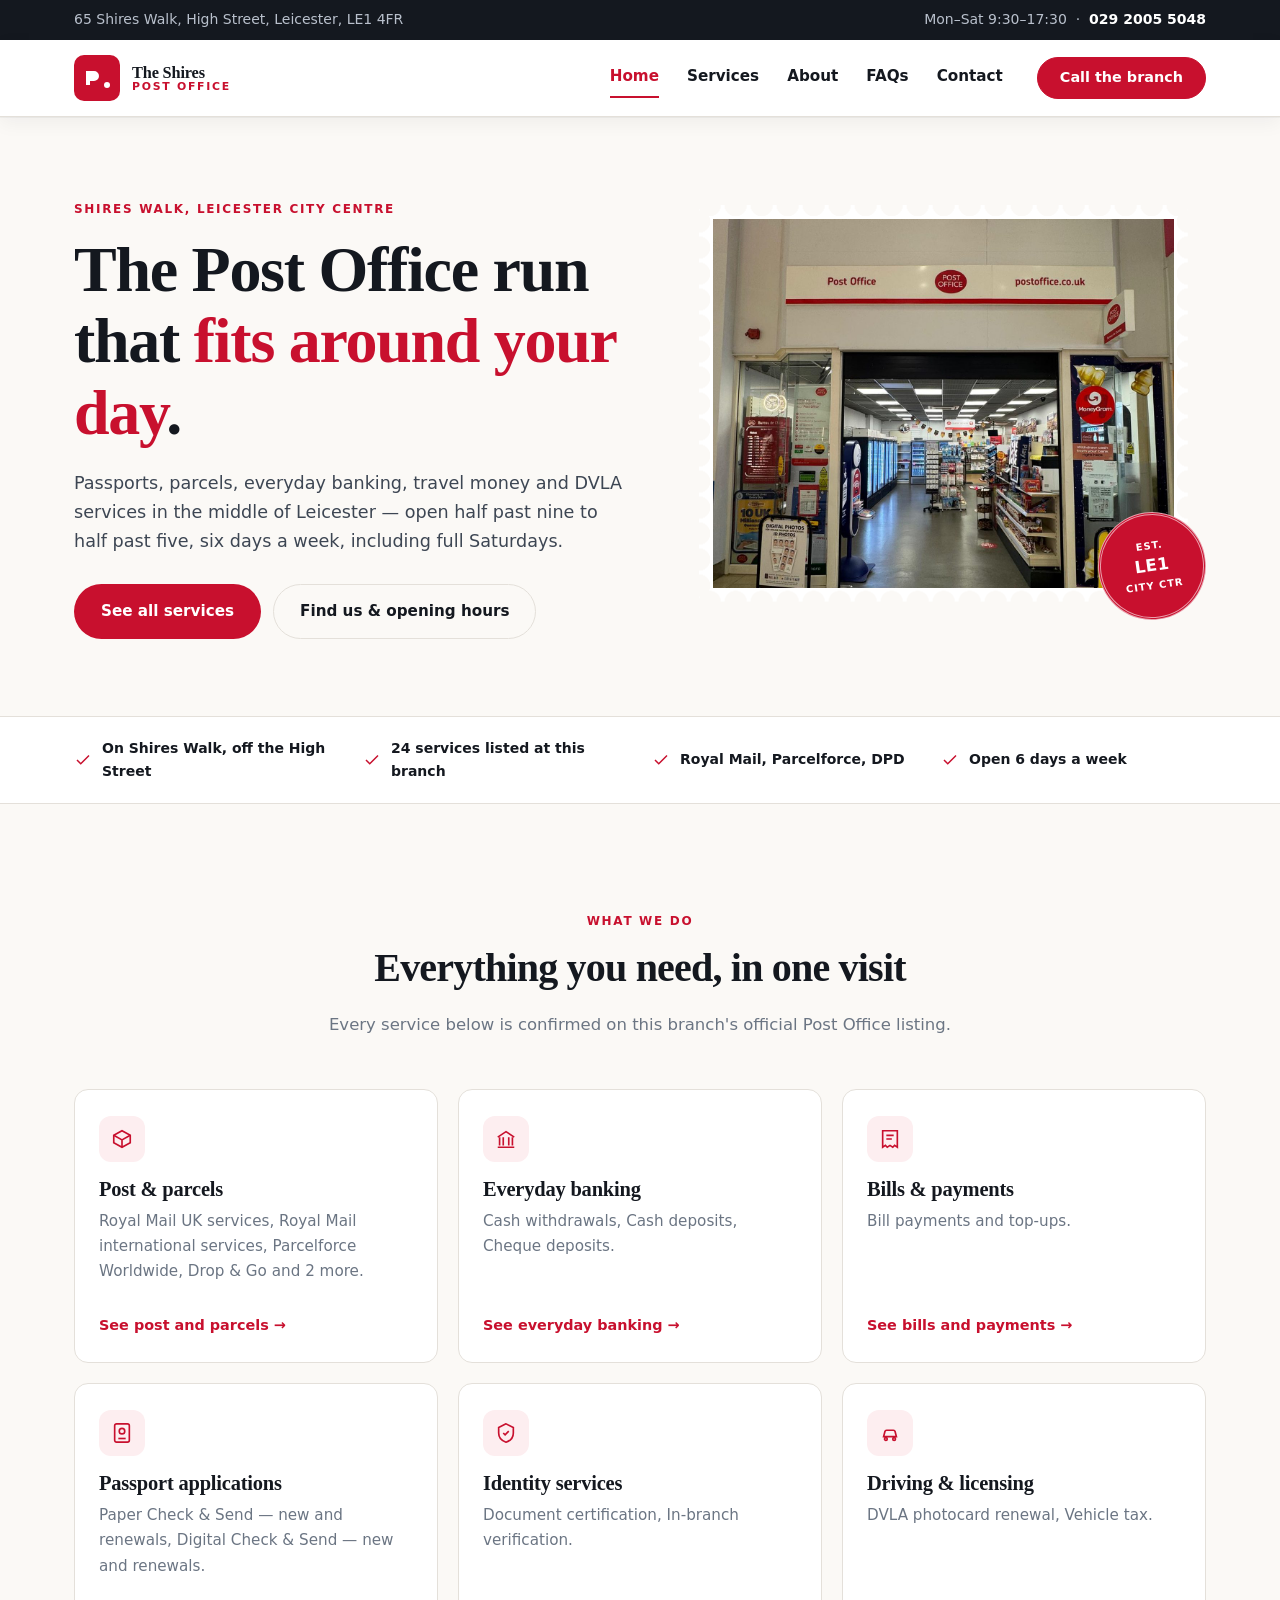
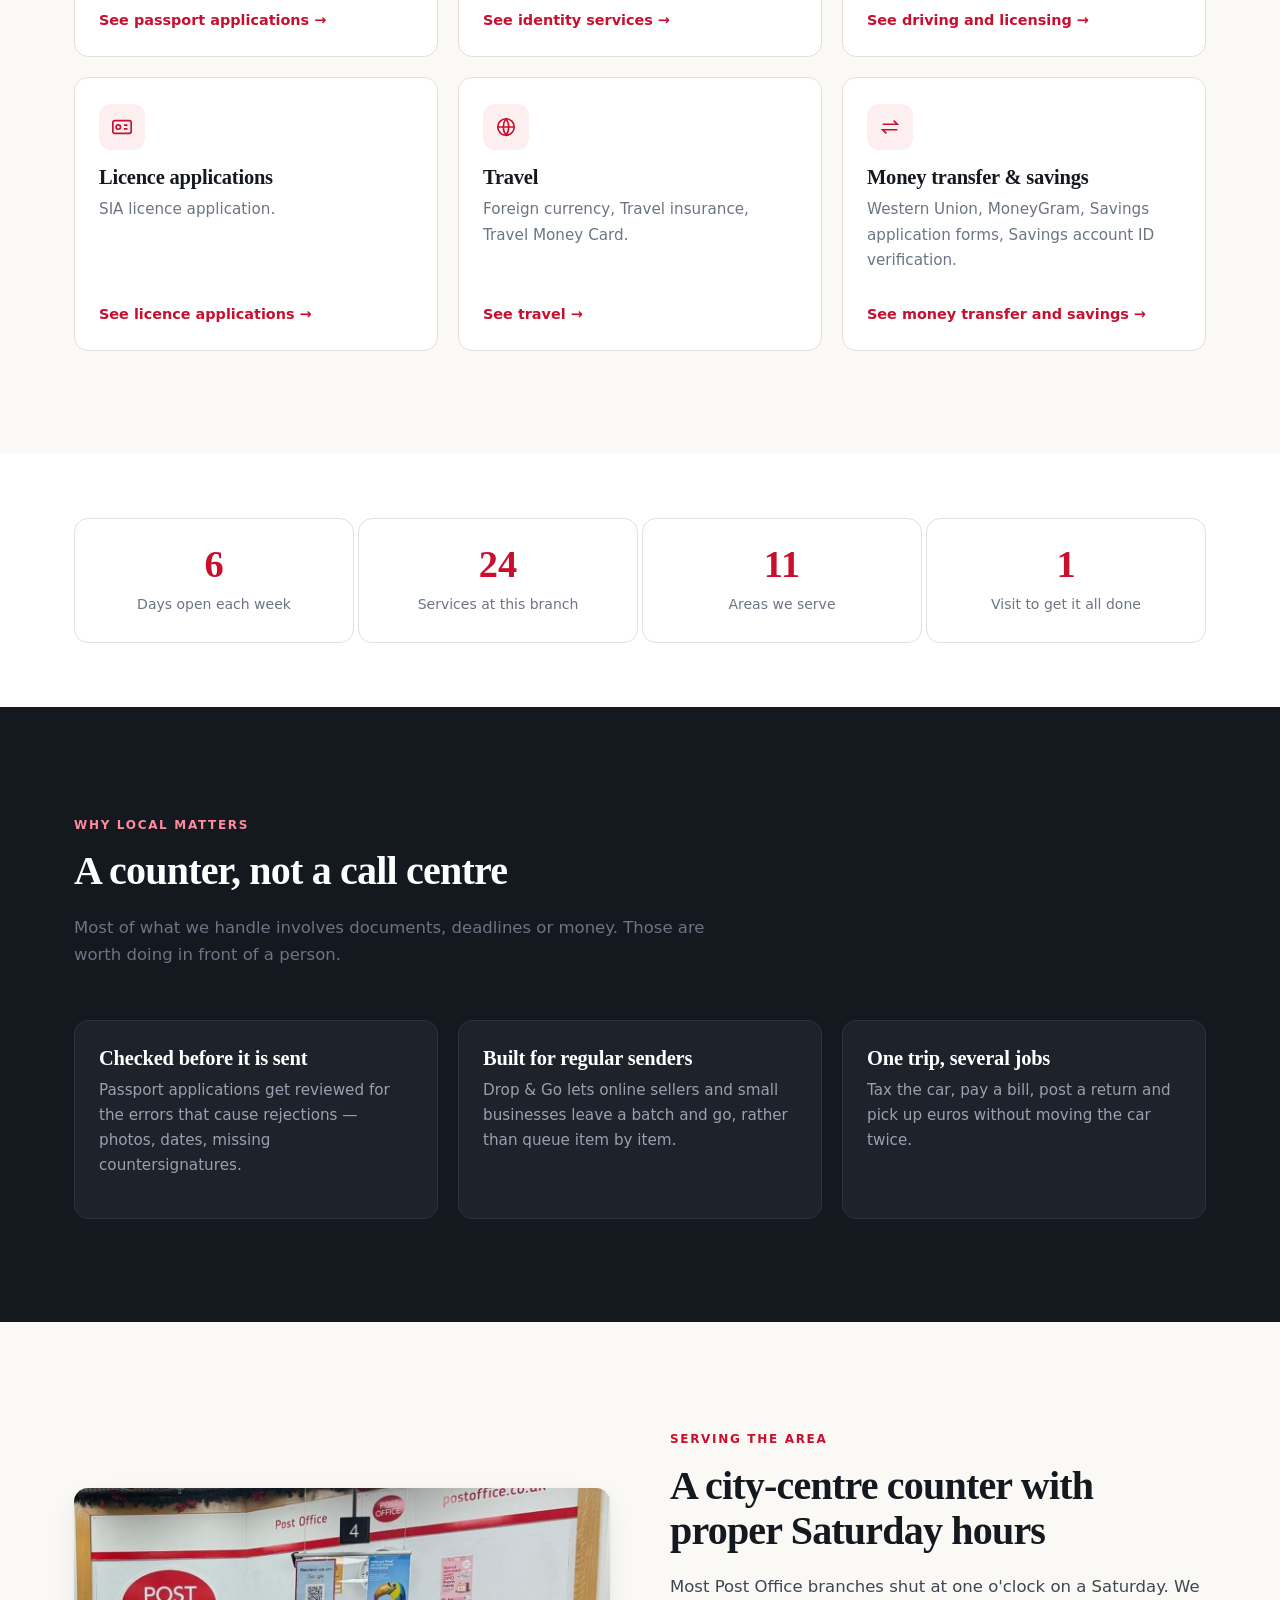
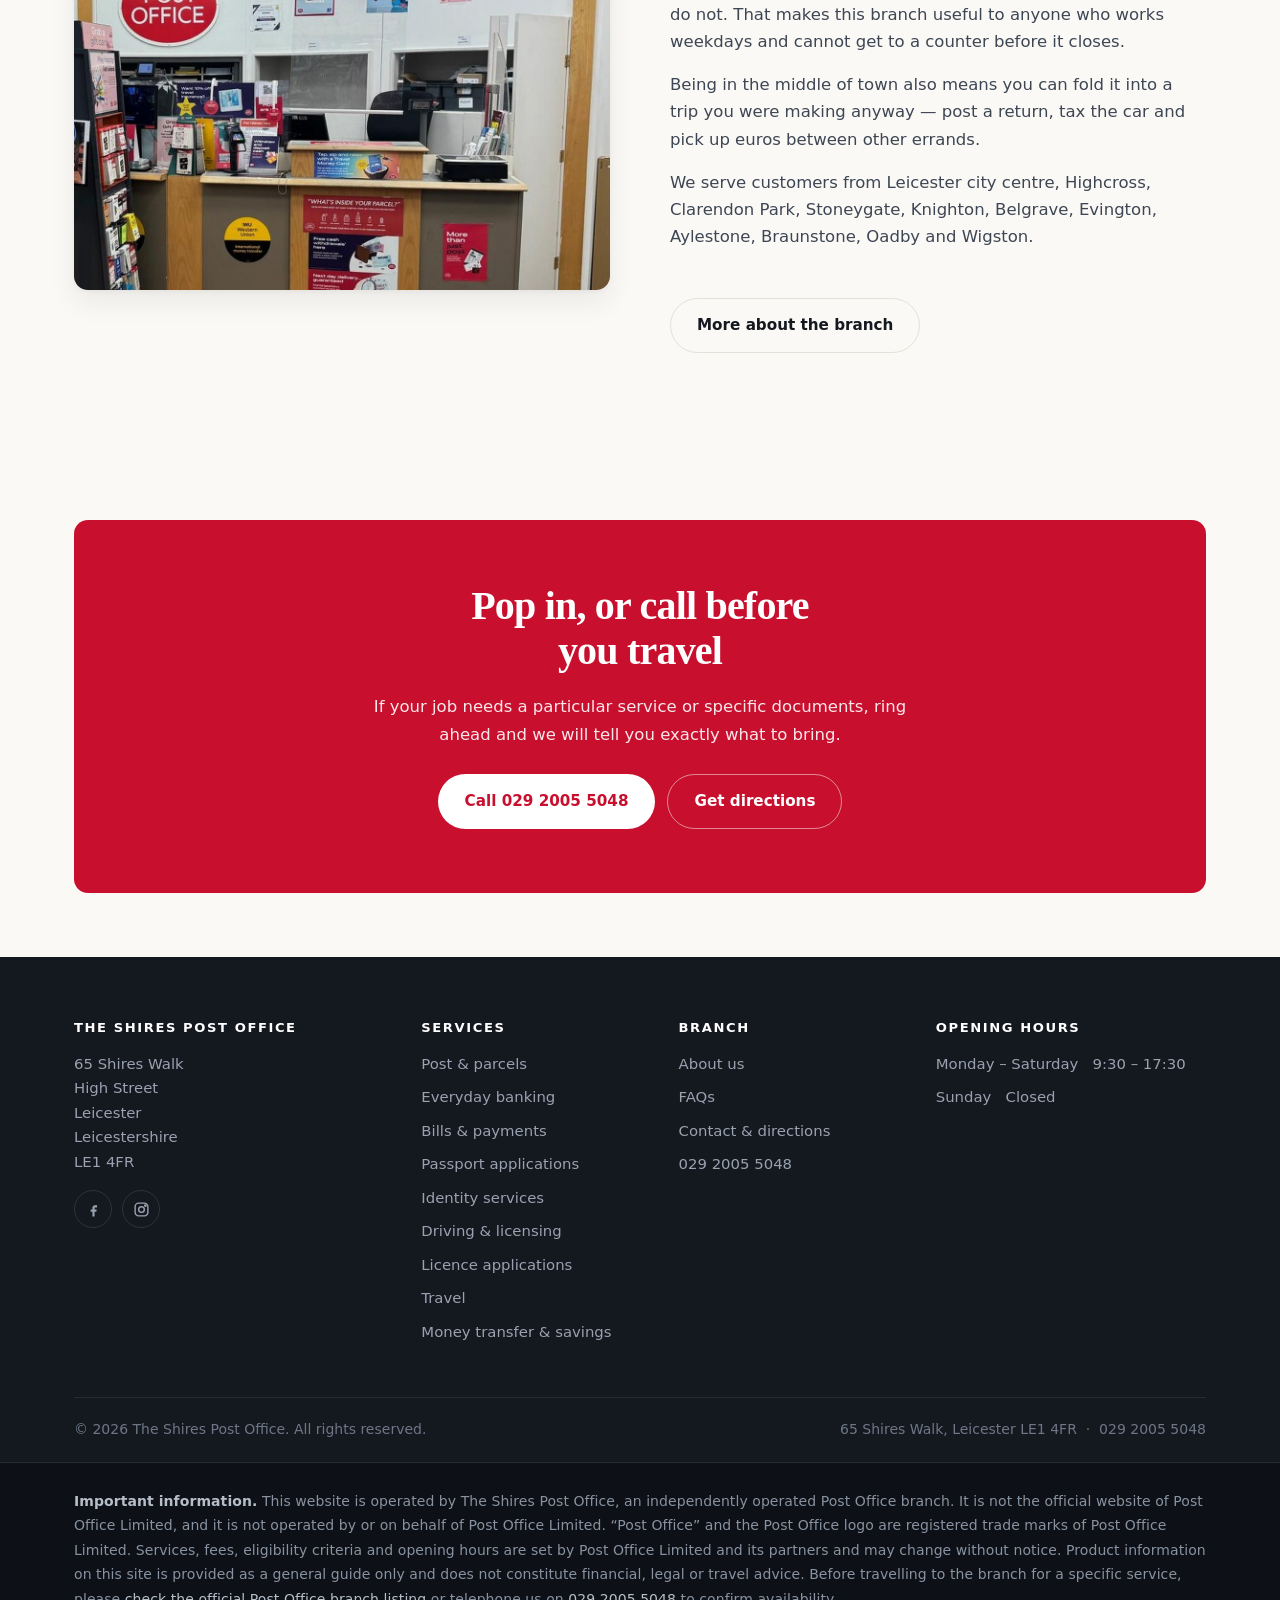
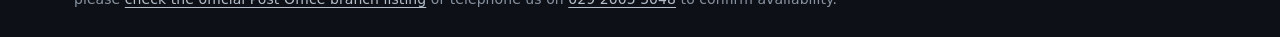
<file: index.html>
<!DOCTYPE html>
<html lang="en-GB">
<head>
<meta charset="utf-8">
<meta name="viewport" content="width=device-width, initial-scale=1">

<!-- ===== SEO — edit per page. Keep the title under 60 characters. ===== -->
<title>The Shires Post Office | Passports, Parcels &amp; Banking</title>
<meta name="description" content="The Shires Post Office at 65 Shires Walk, High Street, LE1 4FR. Passport Check &amp; Send, parcels, everyday banking, travel money and DVLA services.">
<link rel="canonical" href="https://www.shirespostoffice.co.uk/index.html">

<!-- ===== SOCIAL SHARING — og-image.jpg must be exactly 1200 × 630 px ===== -->
<meta property="og:type" content="website">
<meta property="og:title" content="The Shires Post Office | Passports, Parcels &amp; Banking">
<meta property="og:description" content="The Shires Post Office at 65 Shires Walk, High Street, LE1 4FR. Passport Check &amp; Send, parcels, everyday banking, travel money and DVLA services.">
<meta property="og:image" content="https://www.shirespostoffice.co.uk/images/og-image.jpg">
<meta property="og:url" content="https://www.shirespostoffice.co.uk/index.html">

<!-- ===== ICONS ===== -->
<link rel="icon" href="images/favicon.png" type="image/png">
<link rel="apple-touch-icon" href="images/apple-touch-icon.png">

<!-- ===== FONTS — to change, edit here AND --font-display/--font-body in style.css ===== -->
<link rel="preconnect" href="https://fonts.googleapis.com">
<link rel="preconnect" href="https://fonts.gstatic.com" crossorigin>
<link href="https://fonts.googleapis.com/css2?family=Bricolage+Grotesque:opsz,wght@12..96,400;12..96,600;12..96,700&amp;family=Public+Sans:wght@400;500;600;700;800&amp;display=swap" rel="stylesheet">

<link rel="stylesheet" href="css/style.css">

<!-- =========================================================================
     SECURITY HEADERS
     GitHub Pages does not let you set real HTTP headers, so these <meta> tags
     are used instead. The Content-Security-Policy below is deliberately tight:
     it allows ONLY this site's own files, the Google Fonts stylesheet/fonts,
     and the Google Maps iframe. Nothing else can load.

     ⚠ If you ever add a script, an analytics tag or another embed, it WILL be
     blocked until you add its origin here. That is the point — it stops an
     injected third-party resource from running.
     ====================================================================== -->
<meta http-equiv="Content-Security-Policy" content="
  default-src 'none';
  base-uri 'self';
  form-action 'none';
  img-src 'self';
  style-src 'self' https://fonts.googleapis.com;
  font-src https://fonts.gstatic.com;
  frame-src https://www.google.com;
  connect-src 'none';
  object-src 'none';
  upgrade-insecure-requests;">
<meta name="referrer" content="strict-origin-when-cross-origin">
</head>
<body>

<a class="skip" href="#main">Skip to main content</a>

<!-- =========================================================================
     STICKY BAR — the dark topbar and the white header sit inside this wrapper
     so BOTH stay pinned to the top of the screen while the page scrolls.
     To let them scroll away, remove .sticky-top in css/style.css §[05].
     ====================================================================== -->
<div class="sticky-top">

<!-- ===== TOPBAR — address, hours and phone. Identical on all 5 pages. ===== -->
<div class="topbar">
  <div class="container topbar__inner">
    <span>65 Shires Walk, High Street, Leicester, LE1 4FR</span>
    <span>Mon–Sat 9:30–17:30 &nbsp;·&nbsp; <a href="tel:+442920055048">029 2005 5048</a></span>
  </div>
</div>

<!-- =========================================================================
     HEADER / NAVIGATION
     The mobile menu is pure CSS — the hidden checkbox below drives it.
     There is no JavaScript anywhere on this site.
     ====================================================================== -->
<header class="site-header">
  <div class="container site-header__inner">

    <!-- LOGO — replace images/logo.svg with the branch mark (square, 46×46 display) -->
    <a class="logo" href="index.html">
      <img src="images/logo.svg" alt="The Shires Post Office logo" width="46" height="46">
      <span class="logo__text">The Shires<span>Post Office</span></span>
    </a>

    <input type="checkbox" id="navToggle" class="nav-toggle visually-hidden">
    <label for="navToggle" class="nav-toggle__label" aria-label="Open menu">
      <span></span><span></span><span></span>
    </label>

    <nav class="nav" aria-label="Main">
      <a href="index.html" aria-current="page">Home</a>
      <a href="services.html">Services</a>
      <a href="about.html">About</a>
      <a href="faq.html">FAQs</a>
      <a href="contact.html">Contact</a>
      <a class="btn btn--primary" href="tel:+442920055048">Call the branch</a>
    </nav>
  </div>
</header>

</div><!-- /.sticky-top -->

<main id="main">

<!-- =========================================================================
     SECTION 1 — HERO
     IMAGE: images/hero-branch.jpg → export at exactly 1280 × 1024 px (5:4)
     The photo sits in a CSS "postage stamp" frame — no extra image needed.
     ====================================================================== -->
<section class="hero">
  <div class="container hero__inner">

    <div class="hero__copy">
      <span class="eyebrow">Shires Walk, Leicester city centre</span>
      <h1 class="hero__title">The Post Office run that <em>fits around your day</em>.</h1>
      <p class="hero__lede">Passports, parcels, everyday banking, travel money and DVLA services in the middle of Leicester — open half past nine to half past five, six days a week, including full Saturdays.</p>
      <div class="hero__actions">
        <a class="btn btn--primary" href="services.html">See all services</a>
        <a class="btn btn--ghost" href="contact.html">Find us &amp; opening hours</a>
      </div>
    </div>

    <div class="hero__media">
      <div class="stamp-wrap">
        <div class="stamp">
          <img src="images/hero-branch.jpg" alt="The entrance to The Shires Post Office on Shires Walk, Leicester, with Post Office signage above the shopfront" width="1280" height="1024">
        </div>
        <!-- POSTMARK BADGE — edit the three lines, or delete the whole span -->
        <span class="postmark">Est.<strong>LE1</strong>City Ctr</span>
      </div>
    </div>

  </div>
</section>

<!-- =========================================================================
     SECTION 2 — TRUST BAR
     Keep to four short factual points. Nothing you cannot evidence.
     ====================================================================== -->
<section class="trustbar">
  <div class="container">
    <ul>
      <li><svg viewBox="0 0 24 24" fill="none" stroke="currentColor" stroke-width="2"><path d="M20 6 9 17l-5-5"/></svg>On Shires Walk, off the High Street</li>
      <li><svg viewBox="0 0 24 24" fill="none" stroke="currentColor" stroke-width="2"><path d="M20 6 9 17l-5-5"/></svg>24 services listed at this branch</li>
      <li><svg viewBox="0 0 24 24" fill="none" stroke="currentColor" stroke-width="2"><path d="M20 6 9 17l-5-5"/></svg>Royal Mail, Parcelforce, DPD</li>
      <li><svg viewBox="0 0 24 24" fill="none" stroke="currentColor" stroke-width="2"><path d="M20 6 9 17l-5-5"/></svg>Open 6 days a week</li>
    </ul>
  </div>
</section>

<!-- =========================================================================
     SECTION 3 — SERVICE OVERVIEW CARDS
     Generated from the branch's official service list. To remove a category,
     delete its <article> here AND its section in services.html AND its
     footer link.
     ====================================================================== -->
<section class="section">
  <div class="container">

    <div class="section-head section-head--center">
      <span class="eyebrow">What we do</span>
      <h2>Everything you need, in one visit</h2>
      <p>Every service below is confirmed on this branch's official Post Office listing.</p>
    </div>

    <div class="grid grid--3">

      <!-- CARD: Post &amp; parcels — delete this block if the branch stops offering it -->
      <article class="card">
        <span class="card__icon"><svg viewBox="0 0 24 24" fill="none" stroke="currentColor" stroke-width="1.8"><path d="M21 8 12 3 3 8v8l9 5 9-5Z"/><path d="M3 8l9 5 9-5M12 13v8"/></svg></span>
        <h3>Post &amp; parcels</h3>
        <p>Royal Mail UK services, Royal Mail international services, Parcelforce Worldwide, Drop &amp; Go and 2 more.</p>
        <a class="card__link" href="services.html#post">See post and parcels →</a>
      </article>

      <!-- CARD: Everyday banking — delete this block if the branch stops offering it -->
      <article class="card">
        <span class="card__icon"><svg viewBox="0 0 24 24" fill="none" stroke="currentColor" stroke-width="1.8"><path d="M3 10 12 4l9 6"/><path d="M5 10v9M19 10v9M9 10v9M15 10v9M3 21h18"/></svg></span>
        <h3>Everyday banking</h3>
        <p>Cash withdrawals, Cash deposits, Cheque deposits.</p>
        <a class="card__link" href="services.html#banking">See everyday banking →</a>
      </article>

      <!-- CARD: Bills &amp; payments — delete this block if the branch stops offering it -->
      <article class="card">
        <span class="card__icon"><svg viewBox="0 0 24 24" fill="none" stroke="currentColor" stroke-width="1.8"><path d="M4 3h16v18l-3-2-2 2-3-2-3 2-2-2-3 2Z"/><path d="M8 8h8M8 12h6"/></svg></span>
        <h3>Bills &amp; payments</h3>
        <p>Bill payments and top-ups.</p>
        <a class="card__link" href="services.html#bills">See bills and payments →</a>
      </article>

      <!-- CARD: Passport applications — delete this block if the branch stops offering it -->
      <article class="card">
        <span class="card__icon"><svg viewBox="0 0 24 24" fill="none" stroke="currentColor" stroke-width="1.8"><rect x="4" y="2" width="16" height="20" rx="2"/><circle cx="12" cy="10" r="3"/><path d="M8 18h8"/></svg></span>
        <h3>Passport applications</h3>
        <p>Paper Check &amp; Send — new and renewals, Digital Check &amp; Send — new and renewals.</p>
        <a class="card__link" href="services.html#passports">See passport applications →</a>
      </article>

      <!-- CARD: Identity services — delete this block if the branch stops offering it -->
      <article class="card">
        <span class="card__icon"><svg viewBox="0 0 24 24" fill="none" stroke="currentColor" stroke-width="1.8"><path d="M12 2 4 6v6c0 5 3.4 8.6 8 10 4.6-1.4 8-5 8-10V6Z"/><path d="m9 12 2 2 4-4"/></svg></span>
        <h3>Identity services</h3>
        <p>Document certification, In-branch verification.</p>
        <a class="card__link" href="services.html#identity">See identity services →</a>
      </article>

      <!-- CARD: Driving &amp; licensing — delete this block if the branch stops offering it -->
      <article class="card">
        <span class="card__icon"><svg viewBox="0 0 24 24" fill="none" stroke="currentColor" stroke-width="1.8"><path d="M5 16h14l-1.4-5.3A2 2 0 0 0 15.7 9H8.3a2 2 0 0 0-1.9 1.7Z"/><circle cx="7.5" cy="18.5" r="1.5"/><circle cx="16.5" cy="18.5" r="1.5"/></svg></span>
        <h3>Driving &amp; licensing</h3>
        <p>DVLA photocard renewal, Vehicle tax.</p>
        <a class="card__link" href="services.html#driving">See driving and licensing →</a>
      </article>

      <!-- CARD: Licence applications — delete this block if the branch stops offering it -->
      <article class="card">
        <span class="card__icon"><svg viewBox="0 0 24 24" fill="none" stroke="currentColor" stroke-width="1.8"><rect x="2" y="5" width="20" height="14" rx="2"/><circle cx="8" cy="12" r="2.4"/><path d="M14 10h4M14 14h4"/></svg></span>
        <h3>Licence applications</h3>
        <p>SIA licence application.</p>
        <a class="card__link" href="services.html#licences">See licence applications →</a>
      </article>

      <!-- CARD: Travel — delete this block if the branch stops offering it -->
      <article class="card">
        <span class="card__icon"><svg viewBox="0 0 24 24" fill="none" stroke="currentColor" stroke-width="1.8"><circle cx="12" cy="12" r="9"/><path d="M3 12h18M12 3a15 15 0 0 1 0 18 15 15 0 0 1 0-18Z"/></svg></span>
        <h3>Travel</h3>
        <p>Foreign currency, Travel insurance, Travel Money Card.</p>
        <a class="card__link" href="services.html#travel">See travel →</a>
      </article>

      <!-- CARD: Money transfer &amp; savings — delete this block if the branch stops offering it -->
      <article class="card">
        <span class="card__icon"><svg viewBox="0 0 24 24" fill="none" stroke="currentColor" stroke-width="1.8"><path d="M4 9h16l-4-4M20 15H4l4 4"/></svg></span>
        <h3>Money transfer &amp; savings</h3>
        <p>Western Union, MoneyGram, Savings application forms, Savings account ID verification.</p>
        <a class="card__link" href="services.html#finances">See money transfer and savings →</a>
      </article>

    </div>
  </div>
</section>

<!-- =========================================================================
     SECTION 4 — STATS BAND
     ⚠ These numbers are derived from verifiable facts (opening days, the
       official service count, areas served). Do not replace them with
       unevidenced claims such as "15,000 parcels a year" — objective claims
       in UK marketing must be substantiated under the CAP Code.
     ====================================================================== -->
<section class="section section--tight section--alt">
  <div class="container">
    <div class="stats">
      <div class="stat"><span class="stat__num">6</span><span class="stat__label">Days open each week</span></div>
      <div class="stat"><span class="stat__num">24</span><span class="stat__label">Services at this branch</span></div>
      <div class="stat"><span class="stat__num">11</span><span class="stat__label">Areas we serve</span></div>
      <div class="stat"><span class="stat__num">1</span><span class="stat__label">Visit to get it all done</span></div>
    </div>
  </div>
</section>

<!-- =========================================================================
     SECTION 5 — WHY CHOOSE US
     ====================================================================== -->
<section class="section section--ink">
  <div class="container">
    <div class="section-head">
      <span class="eyebrow">Why local matters</span>
      <h2>A counter, not a call centre</h2>
      <p>Most of what we handle involves documents, deadlines or money. Those are worth doing in front of a person.</p>
    </div>

    <div class="grid grid--3">
      <article class="card">
        <h3>Checked before it is sent</h3>
        <p>Passport applications get reviewed for the errors that cause rejections — photos, dates, missing countersignatures.</p>
      </article>
      <article class="card">
        <h3>Built for regular senders</h3>
        <p>Drop &amp; Go lets online sellers and small businesses leave a batch and go, rather than queue item by item.</p>
      </article>
      <article class="card">
        <h3>One trip, several jobs</h3>
        <p>Tax the car, pay a bill, post a return and pick up euros without moving the car twice.</p>
      </article>
    </div>
  </div>
</section>

<!-- =========================================================================
     SECTION 6 — SPLIT: LOCAL STORY
     IMAGE: images/branch-interior.jpg → export at exactly 1120 × 840 px (4:3)
     ====================================================================== -->
<section class="section">
  <div class="container split">
    <div class="split__media">
      <img src="images/branch-interior.jpg" alt="The Post Office serving counter inside The Shires branch, with Western Union and Travel Money Card signage" width="1120" height="840">
    </div>
    <div>
      <span class="eyebrow">Serving the area</span>
      <h2>A city-centre counter with proper Saturday hours</h2>
      <p>Most Post Office branches shut at one o'clock on a Saturday. We do not. That makes this branch useful to anyone who works weekdays and cannot get to a counter before it closes.</p>
      <p>Being in the middle of town also means you can fold it into a trip you were making anyway — post a return, tax the car and pick up euros between other errands.</p>
      <p>We serve customers from Leicester city centre, Highcross, Clarendon Park, Stoneygate, Knighton, Belgrave, Evington, Aylestone, Braunstone, Oadby and Wigston.</p>
      <a class="btn btn--ghost mt-32" href="about.html">More about the branch</a>
    </div>
  </div>
</section>

<!-- =========================================================================
     SECTION 7 — FINAL CTA
     ====================================================================== -->
<section class="section section--tight">
  <div class="container">
    <div class="cta">
      <h2>Pop in, or call before you travel</h2>
      <p>If your job needs a particular service or specific documents, ring ahead and we will tell you exactly what to bring.</p>
      <div class="cta__actions">
        <a class="btn btn--light" href="tel:+442920055048">Call 029 2005 5048</a>
        <a class="btn btn--ghost" href="contact.html">Get directions</a>
      </div>
    </div>
  </div>
</section>

</main>

<!-- =========================================================================
     FOOTER — identical on all 5 pages.
     Social links: delete any the branch does not have. Never leave a link
     pointing at a generic homepage — it reads as broken.
     ====================================================================== -->
<footer class="site-footer">
  <div class="container">
    <div class="footer-grid">

      <div>
        <h4>The Shires Post Office</h4>
        <p>65 Shires Walk<br>High Street<br>Leicester<br>Leicestershire<br>LE1 4FR</p>

        <!-- ####################################################################
             ###  EDIT HERE: SOCIAL MEDIA LINKS                               ###
             ####################################################################
             Replace the href="..." value on each line below with the branch's
             real profile URL, for example:
                 https://www.facebook.com/YourBranchPageName
                 https://www.instagram.com/yourbranchhandle
             These are set to the branch's real profiles. If a profile is
             retired, DELETE that whole <a> line rather than leaving it
             pointing at a dead page or a generic homepage.
             These same links also appear in the "sameAs" list of the JSON-LD
             block at the bottom of index.html — update them there too.
             This block is repeated on all 5 pages: change it here, then copy
             it to the other four files.
             #################################################################### -->
        <div class="socials">
          <a href="https://www.facebook.com/profile.php?id=61576108387124" target="_blank" rel="noopener noreferrer nofollow" aria-label="Facebook"><svg viewBox="0 0 24 24" fill="currentColor"><path d="M14 9h3V6h-3c-2 0-3.5 1.6-3.5 3.6V12H8v3h2.5v7h3v-7H16l.5-3h-3V9.6c0-.4.3-.6.5-.6Z"/></svg></a>
          <a href="https://www.instagram.com/shires.postoffice/" target="_blank" rel="noopener noreferrer nofollow" aria-label="Instagram"><svg viewBox="0 0 24 24" fill="none" stroke="currentColor" stroke-width="2"><rect x="3" y="3" width="18" height="18" rx="5"/><circle cx="12" cy="12" r="4"/><circle cx="17.5" cy="6.5" r="1"/></svg></a>
        </div>
        <!-- ###  END: SOCIAL MEDIA LINKS  ################################### -->
      </div>

      <div>
        <h4>Services</h4>
        <ul class="footer-list">
          <li><a href="services.html#post">Post &amp; parcels</a></li>
          <li><a href="services.html#banking">Everyday banking</a></li>
          <li><a href="services.html#bills">Bills &amp; payments</a></li>
          <li><a href="services.html#passports">Passport applications</a></li>
          <li><a href="services.html#identity">Identity services</a></li>
          <li><a href="services.html#driving">Driving &amp; licensing</a></li>
          <li><a href="services.html#licences">Licence applications</a></li>
          <li><a href="services.html#travel">Travel</a></li>
          <li><a href="services.html#finances">Money transfer &amp; savings</a></li>
        </ul>
      </div>

      <div>
        <h4>Branch</h4>
        <ul class="footer-list">
          <li><a href="about.html">About us</a></li>
          <li><a href="faq.html">FAQs</a></li>
          <li><a href="contact.html">Contact &amp; directions</a></li>
          <li><a href="tel:+442920055048">029 2005 5048</a></li>
        </ul>
      </div>

      <div>
        <h4>Opening hours</h4>
        <ul class="footer-list">
          <li>Monday – Saturday &nbsp; 9:30 – 17:30</li>
          <li>Sunday &nbsp; Closed</li>
        </ul>
      </div>

    </div>

    <div class="footer-bottom">
      <span>© 2026 The Shires Post Office. All rights reserved.</span>
      <span>65 Shires Walk, Leicester LE1 4FR &nbsp;·&nbsp; 029 2005 5048</span>
    </div>
  </div>
</footer>

<!-- =========================================================================
     LEGAL DISCLAIMER — full-width band across the foot of every page.
     Keep this while the branch is independently operated: it is what allows
     the site to describe Post Office services without implying it IS the
     official Post Office Ltd website.
     ====================================================================== -->
<section class="legal">
  <div class="container">
    <p><strong>Important information.</strong> This website is operated by The Shires Post Office, an independently
    operated Post Office branch. It is not the official website of Post Office Limited, and it is not
    operated by or on behalf of Post Office Limited. &ldquo;Post Office&rdquo; and the Post Office logo are
    registered trade marks of Post Office Limited. Services, fees, eligibility criteria and opening hours
    are set by Post Office Limited and its partners and may change without notice. Product information on
    this site is provided as a general guide only and does not constitute financial, legal or travel advice.
    Before travelling to the branch for a specific service, please
    <a href="https://www.postoffice.co.uk/branch-finder/2832178/the-shires" target="_blank" rel="noopener noreferrer">check the official Post Office branch listing</a>
    or telephone us on <a href="tel:+442920055048">029 2005 5048</a> to confirm availability.</p>
  </div>
</section>

<!-- =========================================================================
     STRUCTURED DATA (JSON-LD) — helps Google show hours, phone and map.
     EDIT: name, address, phone, geo coordinates, hours, sameAs links.
     Coordinates below are taken from the official Post Office branch page.
     Test any change at https://search.google.com/test/rich-results
     ====================================================================== -->
<script type="application/ld+json">
{
  "@context": "https://schema.org",
  "@type": "PostOffice",
  "name": "The Shires Post Office",
  "image": "https://www.shirespostoffice.co.uk/images/hero-branch.jpg",
  "url": "https://www.shirespostoffice.co.uk/",
  "telephone": "+442920055048",
  "address": {
    "@type": "PostalAddress",
    "streetAddress": "65 Shires Walk, High Street",
    "addressLocality": "Leicester",
    "addressRegion": "Leicestershire",
    "postalCode": "LE1 4FR",
    "addressCountry": "GB"
  },
  "geo": { "@type": "GeoCoordinates", "latitude": 52.63594, "longitude": -1.13608 },
  "areaServed": ["Leicester city centre", "Highcross", "Clarendon Park", "Stoneygate", "Knighton", "Belgrave"],
  "openingHoursSpecification": [
    { "@type": "OpeningHoursSpecification", "dayOfWeek": ["Monday","Tuesday","Wednesday","Thursday","Friday","Saturday"], "opens": "09:30", "closes": "17:30" }
  ],
  "sameAs": ["https://www.facebook.com/profile.php?id=61576108387124", "https://www.instagram.com/shires.postoffice/"]
}
</script>
</body>
</html>
</file>
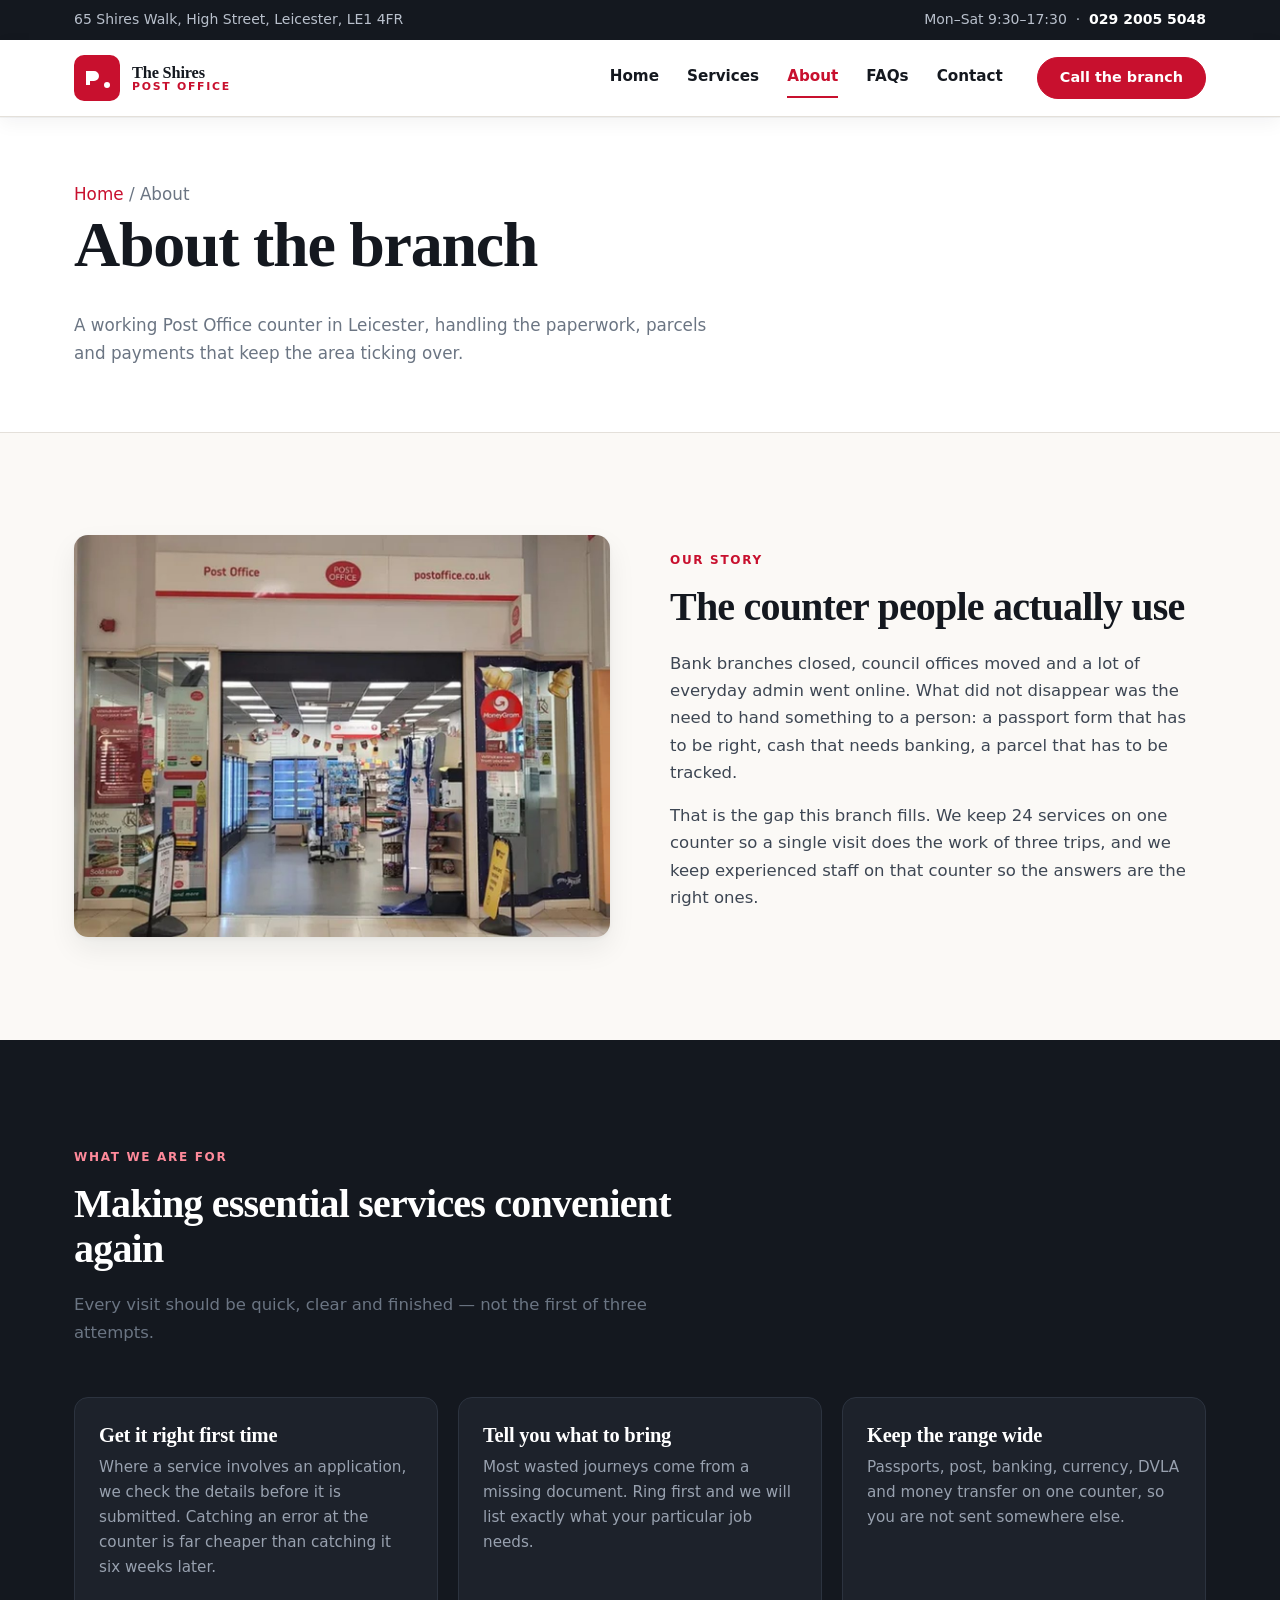
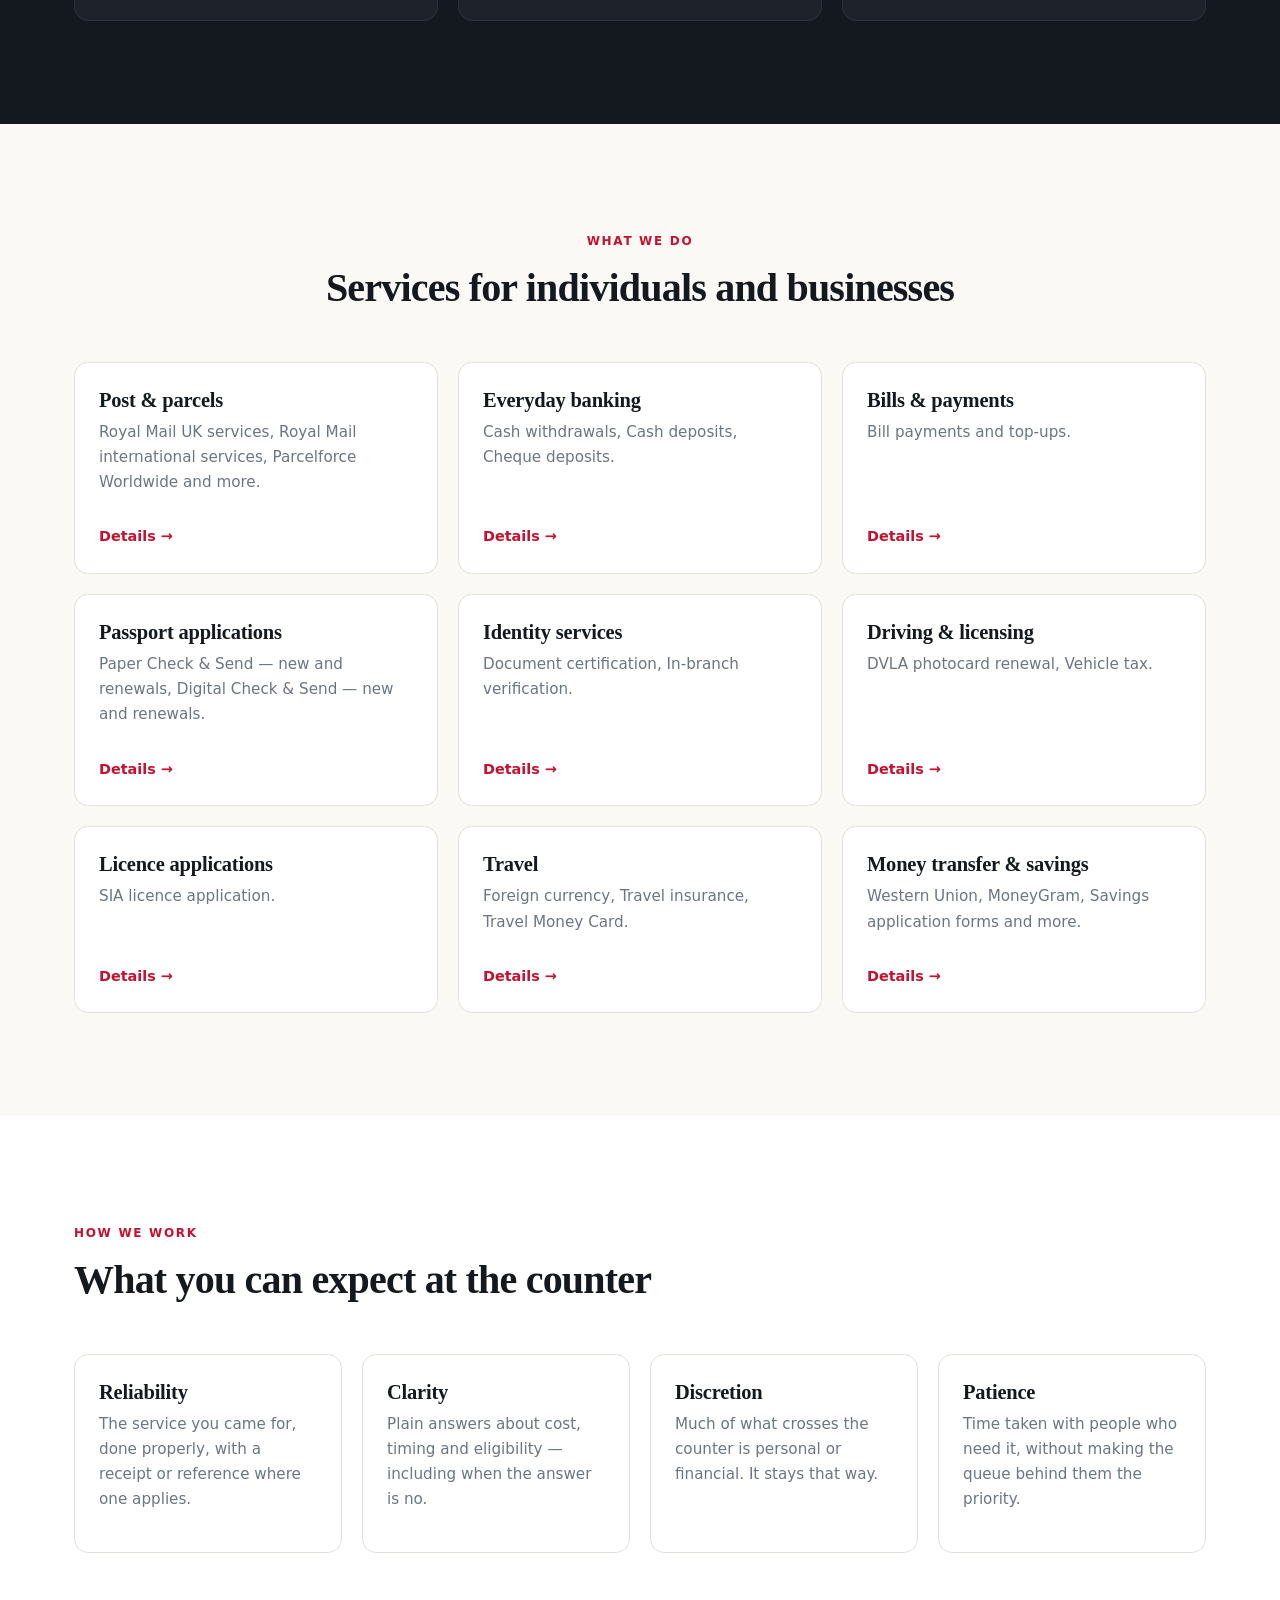
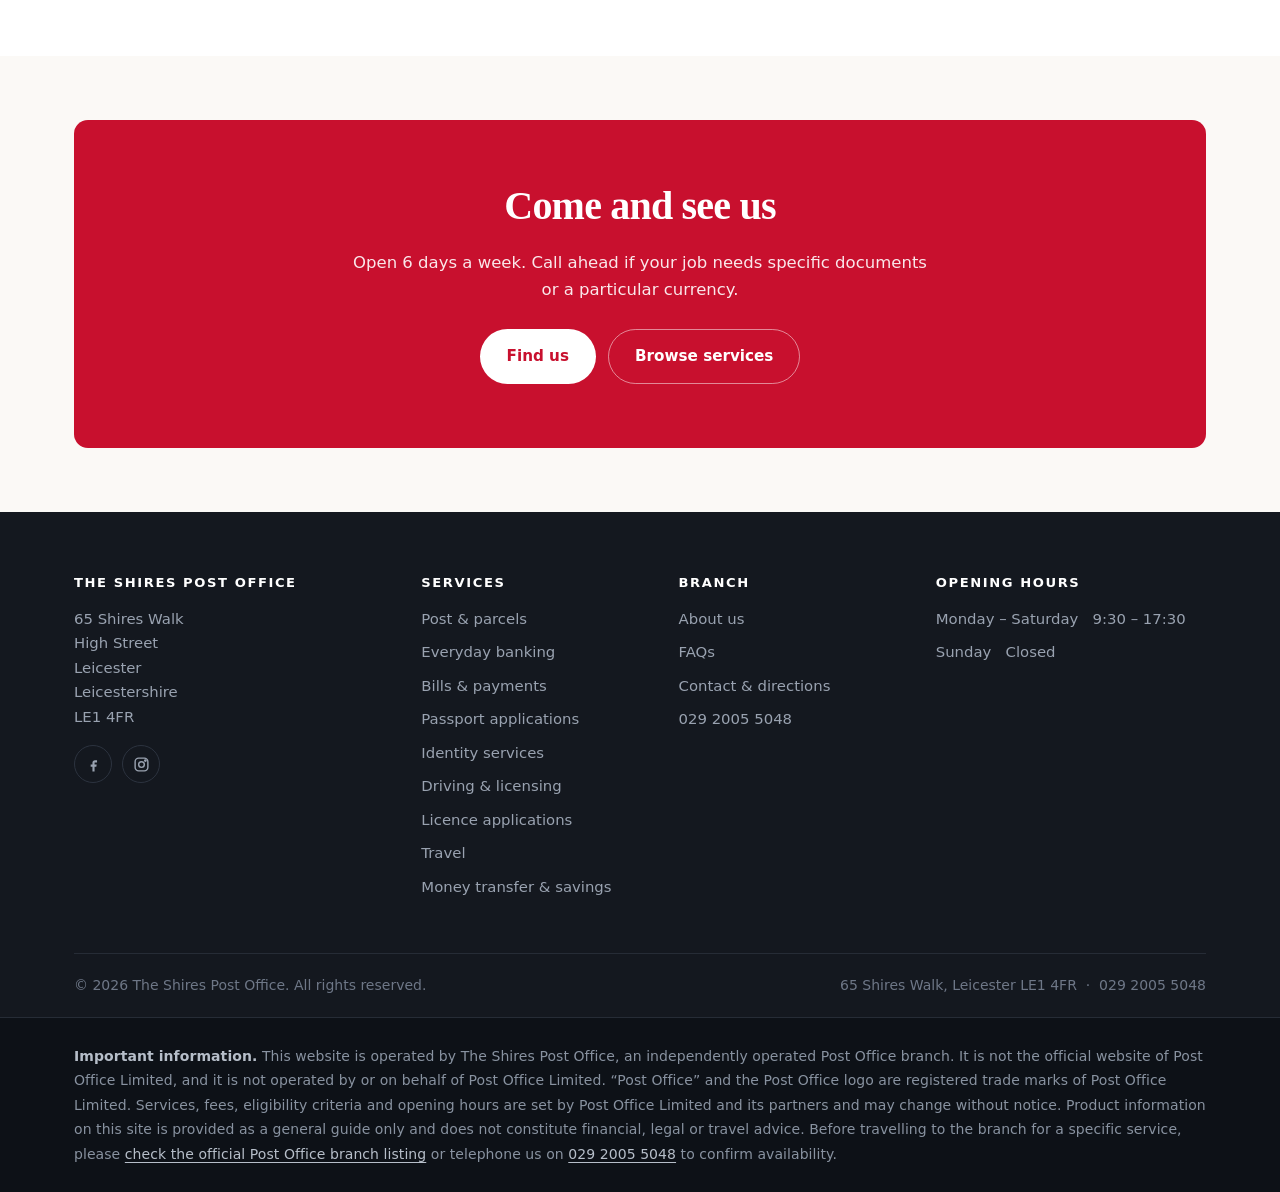
<file: about.html>
<!DOCTYPE html>
<html lang="en-GB">
<head>
<meta charset="utf-8">
<meta name="viewport" content="width=device-width, initial-scale=1">

<!-- ===== SEO — edit per page. Keep the title under 60 characters. ===== -->
<title>About Us | The Shires Post Office</title>
<meta name="description" content="The Shires Post Office in Leicester — who we are, what we do and the communities we serve.">
<link rel="canonical" href="https://www.shirespostoffice.co.uk/about.html">

<!-- ===== SOCIAL SHARING — og-image.jpg must be exactly 1200 × 630 px ===== -->
<meta property="og:type" content="website">
<meta property="og:title" content="About Us | The Shires Post Office">
<meta property="og:description" content="The Shires Post Office in Leicester — who we are, what we do and the communities we serve.">
<meta property="og:image" content="https://www.shirespostoffice.co.uk/images/og-image.jpg">
<meta property="og:url" content="https://www.shirespostoffice.co.uk/about.html">

<!-- ===== ICONS ===== -->
<link rel="icon" href="images/favicon.png" type="image/png">
<link rel="apple-touch-icon" href="images/apple-touch-icon.png">

<!-- ===== FONTS — to change, edit here AND --font-display/--font-body in style.css ===== -->
<link rel="preconnect" href="https://fonts.googleapis.com">
<link rel="preconnect" href="https://fonts.gstatic.com" crossorigin>
<link href="https://fonts.googleapis.com/css2?family=Bricolage+Grotesque:opsz,wght@12..96,400;12..96,600;12..96,700&amp;family=Public+Sans:wght@400;500;600;700;800&amp;display=swap" rel="stylesheet">

<link rel="stylesheet" href="css/style.css">

<!-- =========================================================================
     SECURITY HEADERS
     GitHub Pages does not let you set real HTTP headers, so these <meta> tags
     are used instead. The Content-Security-Policy below is deliberately tight:
     it allows ONLY this site's own files, the Google Fonts stylesheet/fonts,
     and the Google Maps iframe. Nothing else can load.

     ⚠ If you ever add a script, an analytics tag or another embed, it WILL be
     blocked until you add its origin here. That is the point — it stops an
     injected third-party resource from running.
     ====================================================================== -->
<meta http-equiv="Content-Security-Policy" content="
  default-src 'none';
  base-uri 'self';
  form-action 'none';
  img-src 'self';
  style-src 'self' https://fonts.googleapis.com;
  font-src https://fonts.gstatic.com;
  frame-src https://www.google.com;
  connect-src 'none';
  object-src 'none';
  upgrade-insecure-requests;">
<meta name="referrer" content="strict-origin-when-cross-origin">
</head>
<body>

<a class="skip" href="#main">Skip to main content</a>

<!-- =========================================================================
     STICKY BAR — the dark topbar and the white header sit inside this wrapper
     so BOTH stay pinned to the top of the screen while the page scrolls.
     To let them scroll away, remove .sticky-top in css/style.css §[05].
     ====================================================================== -->
<div class="sticky-top">

<!-- ===== TOPBAR — address, hours and phone. Identical on all 5 pages. ===== -->
<div class="topbar">
  <div class="container topbar__inner">
    <span>65 Shires Walk, High Street, Leicester, LE1 4FR</span>
    <span>Mon–Sat 9:30–17:30 &nbsp;·&nbsp; <a href="tel:+442920055048">029 2005 5048</a></span>
  </div>
</div>

<!-- =========================================================================
     HEADER / NAVIGATION
     The mobile menu is pure CSS — the hidden checkbox below drives it.
     There is no JavaScript anywhere on this site.
     ====================================================================== -->
<header class="site-header">
  <div class="container site-header__inner">

    <!-- LOGO — replace images/logo.svg with the branch mark (square, 46×46 display) -->
    <a class="logo" href="index.html">
      <img src="images/logo.svg" alt="The Shires Post Office logo" width="46" height="46">
      <span class="logo__text">The Shires<span>Post Office</span></span>
    </a>

    <input type="checkbox" id="navToggle" class="nav-toggle visually-hidden">
    <label for="navToggle" class="nav-toggle__label" aria-label="Open menu">
      <span></span><span></span><span></span>
    </label>

    <nav class="nav" aria-label="Main">
      <a href="index.html">Home</a>
      <a href="services.html">Services</a>
      <a href="about.html" aria-current="page">About</a>
      <a href="faq.html">FAQs</a>
      <a href="contact.html">Contact</a>
      <a class="btn btn--primary" href="tel:+442920055048">Call the branch</a>
    </nav>
  </div>
</header>

</div><!-- /.sticky-top -->

<main id="main">

<!-- ===== PAGE HEADER ===== -->
<section class="page-head">
  <div class="container">
    <p class="crumbs"><a href="index.html">Home</a> / About</p>
    <h1>About the branch</h1>
    <p>A working Post Office counter in Leicester, handling the paperwork, parcels and payments that keep the area ticking over.</p>
  </div>
</section>

<!-- =========================================================================
     SECTION — OUR STORY
     IMAGE: images/about-story.jpg → export at exactly 1120 × 840 px (4:3)
     ====================================================================== -->
<section class="section">
  <div class="container split">
    <div class="split__media">
      <img src="images/about-story.jpg" alt="The shopfront of The Shires Post Office inside the Shires Walk shopping parade" width="1120" height="840">
    </div>
    <div>
      <span class="eyebrow">Our story</span>
      <h2>The counter people actually use</h2>
      <p>Bank branches closed, council offices moved and a lot of everyday admin went online. What did not disappear was the need to hand something to a person: a passport form that has to be right, cash that needs banking, a parcel that has to be tracked.</p>
      <p>That is the gap this branch fills. We keep 24 services on one counter so a single visit does the work of three trips, and we keep experienced staff on that counter so the answers are the right ones.</p>
    </div>
  </div>
</section>

<!-- ===== SECTION — MISSION ===== -->
<section class="section section--ink">
  <div class="container">
    <div class="section-head">
      <span class="eyebrow">What we are for</span>
      <h2>Making essential services convenient again</h2>
      <p>Every visit should be quick, clear and finished — not the first of three attempts.</p>
    </div>

    <div class="grid grid--3">
      <article class="card">
        <h3>Get it right first time</h3>
        <p>Where a service involves an application, we check the details before it is submitted. Catching an error at the counter is far cheaper than catching it six weeks later.</p>
      </article>
      <article class="card">
        <h3>Tell you what to bring</h3>
        <p>Most wasted journeys come from a missing document. Ring first and we will list exactly what your particular job needs.</p>
      </article>
      <article class="card">
        <h3>Keep the range wide</h3>
        <p>Passports, post, banking, currency, DVLA and money transfer on one counter, so you are not sent somewhere else.</p>
      </article>
    </div>
  </div>
</section>

<!-- ===== SECTION — WHAT WE DO ===== -->
<section class="section">
  <div class="container">
    <div class="section-head section-head--center">
      <span class="eyebrow">What we do</span>
      <h2>Services for individuals and businesses</h2>
    </div>

    <div class="grid grid--3">
      <article class="card">
        <h3>Post &amp; parcels</h3>
        <p>Royal Mail UK services, Royal Mail international services, Parcelforce Worldwide and more.</p>
        <a class="card__link" href="services.html#post">Details →</a>
      </article>
      <article class="card">
        <h3>Everyday banking</h3>
        <p>Cash withdrawals, Cash deposits, Cheque deposits.</p>
        <a class="card__link" href="services.html#banking">Details →</a>
      </article>
      <article class="card">
        <h3>Bills &amp; payments</h3>
        <p>Bill payments and top-ups.</p>
        <a class="card__link" href="services.html#bills">Details →</a>
      </article>
      <article class="card">
        <h3>Passport applications</h3>
        <p>Paper Check &amp; Send — new and renewals, Digital Check &amp; Send — new and renewals.</p>
        <a class="card__link" href="services.html#passports">Details →</a>
      </article>
      <article class="card">
        <h3>Identity services</h3>
        <p>Document certification, In-branch verification.</p>
        <a class="card__link" href="services.html#identity">Details →</a>
      </article>
      <article class="card">
        <h3>Driving &amp; licensing</h3>
        <p>DVLA photocard renewal, Vehicle tax.</p>
        <a class="card__link" href="services.html#driving">Details →</a>
      </article>
      <article class="card">
        <h3>Licence applications</h3>
        <p>SIA licence application.</p>
        <a class="card__link" href="services.html#licences">Details →</a>
      </article>
      <article class="card">
        <h3>Travel</h3>
        <p>Foreign currency, Travel insurance, Travel Money Card.</p>
        <a class="card__link" href="services.html#travel">Details →</a>
      </article>
      <article class="card">
        <h3>Money transfer &amp; savings</h3>
        <p>Western Union, MoneyGram, Savings application forms and more.</p>
        <a class="card__link" href="services.html#finances">Details →</a>
      </article>
    </div>
  </div>
</section>

<!-- ===== SECTION — VALUES ===== -->
<section class="section section--alt">
  <div class="container">
    <div class="section-head">
      <span class="eyebrow">How we work</span>
      <h2>What you can expect at the counter</h2>
    </div>

    <div class="grid grid--4">
      <article class="card"><h3>Reliability</h3><p>The service you came for, done properly, with a receipt or reference where one applies.</p></article>
      <article class="card"><h3>Clarity</h3><p>Plain answers about cost, timing and eligibility — including when the answer is no.</p></article>
      <article class="card"><h3>Discretion</h3><p>Much of what crosses the counter is personal or financial. It stays that way.</p></article>
      <article class="card"><h3>Patience</h3><p>Time taken with people who need it, without making the queue behind them the priority.</p></article>
    </div>
  </div>
</section>

<!-- ===== CTA ===== -->
<section class="section section--tight">
  <div class="container">
    <div class="cta">
      <h2>Come and see us</h2>
      <p>Open 6 days a week. Call ahead if your job needs specific documents or a particular currency.</p>
      <div class="cta__actions">
        <a class="btn btn--light" href="contact.html">Find us</a>
        <a class="btn btn--ghost" href="services.html">Browse services</a>
      </div>
    </div>
  </div>
</section>

</main>

<!-- =========================================================================
     FOOTER — identical on all 5 pages.
     Social links: delete any the branch does not have. Never leave a link
     pointing at a generic homepage — it reads as broken.
     ====================================================================== -->
<footer class="site-footer">
  <div class="container">
    <div class="footer-grid">

      <div>
        <h4>The Shires Post Office</h4>
        <p>65 Shires Walk<br>High Street<br>Leicester<br>Leicestershire<br>LE1 4FR</p>

        <!-- ####################################################################
             ###  EDIT HERE: SOCIAL MEDIA LINKS                               ###
             ####################################################################
             Replace the href="..." value on each line below with the branch's
             real profile URL, for example:
                 https://www.facebook.com/YourBranchPageName
                 https://www.instagram.com/yourbranchhandle
             These are set to the branch's real profiles. If a profile is
             retired, DELETE that whole <a> line rather than leaving it
             pointing at a dead page or a generic homepage.
             These same links also appear in the "sameAs" list of the JSON-LD
             block at the bottom of index.html — update them there too.
             This block is repeated on all 5 pages: change it here, then copy
             it to the other four files.
             #################################################################### -->
        <div class="socials">
          <a href="https://www.facebook.com/profile.php?id=61576108387124" target="_blank" rel="noopener noreferrer nofollow" aria-label="Facebook"><svg viewBox="0 0 24 24" fill="currentColor"><path d="M14 9h3V6h-3c-2 0-3.5 1.6-3.5 3.6V12H8v3h2.5v7h3v-7H16l.5-3h-3V9.6c0-.4.3-.6.5-.6Z"/></svg></a>
          <a href="https://www.instagram.com/shires.postoffice/" target="_blank" rel="noopener noreferrer nofollow" aria-label="Instagram"><svg viewBox="0 0 24 24" fill="none" stroke="currentColor" stroke-width="2"><rect x="3" y="3" width="18" height="18" rx="5"/><circle cx="12" cy="12" r="4"/><circle cx="17.5" cy="6.5" r="1"/></svg></a>
        </div>
        <!-- ###  END: SOCIAL MEDIA LINKS  ################################### -->
      </div>

      <div>
        <h4>Services</h4>
        <ul class="footer-list">
          <li><a href="services.html#post">Post &amp; parcels</a></li>
          <li><a href="services.html#banking">Everyday banking</a></li>
          <li><a href="services.html#bills">Bills &amp; payments</a></li>
          <li><a href="services.html#passports">Passport applications</a></li>
          <li><a href="services.html#identity">Identity services</a></li>
          <li><a href="services.html#driving">Driving &amp; licensing</a></li>
          <li><a href="services.html#licences">Licence applications</a></li>
          <li><a href="services.html#travel">Travel</a></li>
          <li><a href="services.html#finances">Money transfer &amp; savings</a></li>
        </ul>
      </div>

      <div>
        <h4>Branch</h4>
        <ul class="footer-list">
          <li><a href="about.html">About us</a></li>
          <li><a href="faq.html">FAQs</a></li>
          <li><a href="contact.html">Contact &amp; directions</a></li>
          <li><a href="tel:+442920055048">029 2005 5048</a></li>
        </ul>
      </div>

      <div>
        <h4>Opening hours</h4>
        <ul class="footer-list">
          <li>Monday – Saturday &nbsp; 9:30 – 17:30</li>
          <li>Sunday &nbsp; Closed</li>
        </ul>
      </div>

    </div>

    <div class="footer-bottom">
      <span>© 2026 The Shires Post Office. All rights reserved.</span>
      <span>65 Shires Walk, Leicester LE1 4FR &nbsp;·&nbsp; 029 2005 5048</span>
    </div>
  </div>
</footer>

<!-- =========================================================================
     LEGAL DISCLAIMER — full-width band across the foot of every page.
     Keep this while the branch is independently operated: it is what allows
     the site to describe Post Office services without implying it IS the
     official Post Office Ltd website.
     ====================================================================== -->
<section class="legal">
  <div class="container">
    <p><strong>Important information.</strong> This website is operated by The Shires Post Office, an independently
    operated Post Office branch. It is not the official website of Post Office Limited, and it is not
    operated by or on behalf of Post Office Limited. &ldquo;Post Office&rdquo; and the Post Office logo are
    registered trade marks of Post Office Limited. Services, fees, eligibility criteria and opening hours
    are set by Post Office Limited and its partners and may change without notice. Product information on
    this site is provided as a general guide only and does not constitute financial, legal or travel advice.
    Before travelling to the branch for a specific service, please
    <a href="https://www.postoffice.co.uk/branch-finder/2832178/the-shires" target="_blank" rel="noopener noreferrer">check the official Post Office branch listing</a>
    or telephone us on <a href="tel:+442920055048">029 2005 5048</a> to confirm availability.</p>
  </div>
</section>

</body>
</html>
</file>
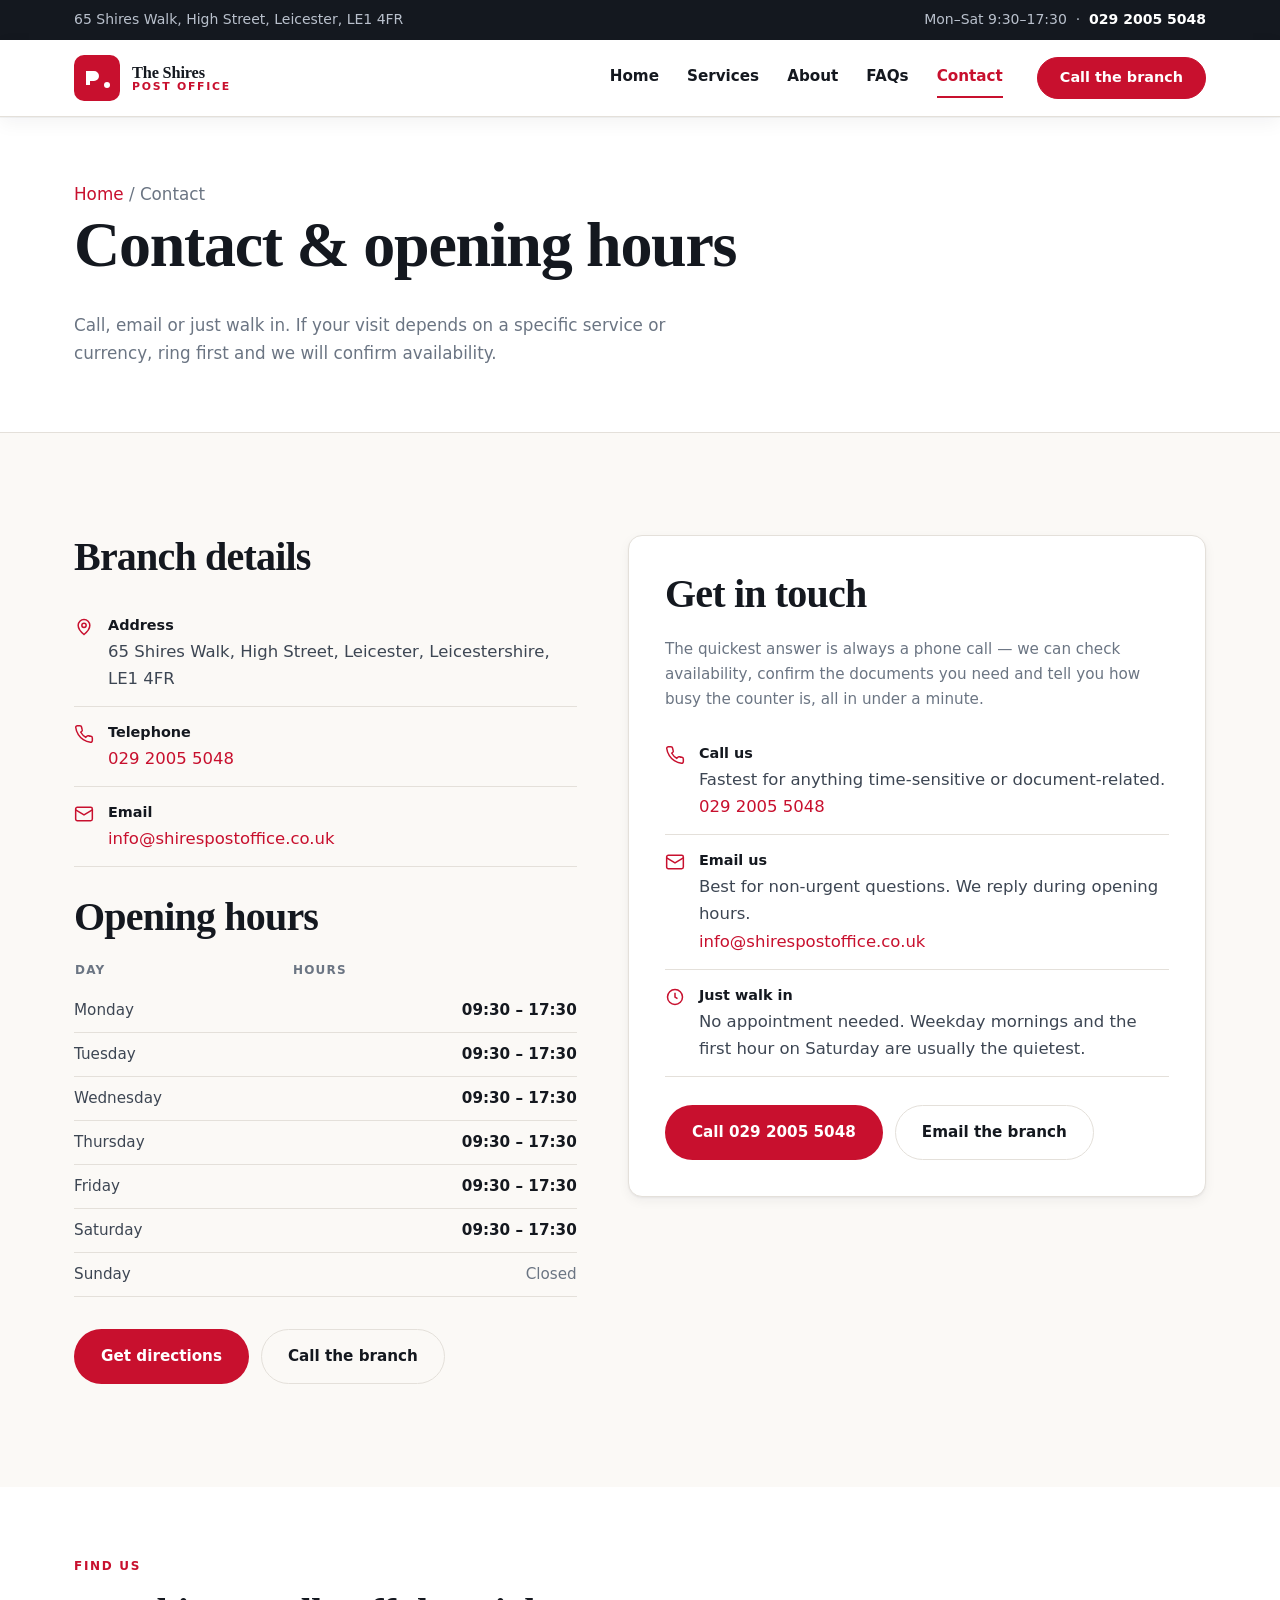
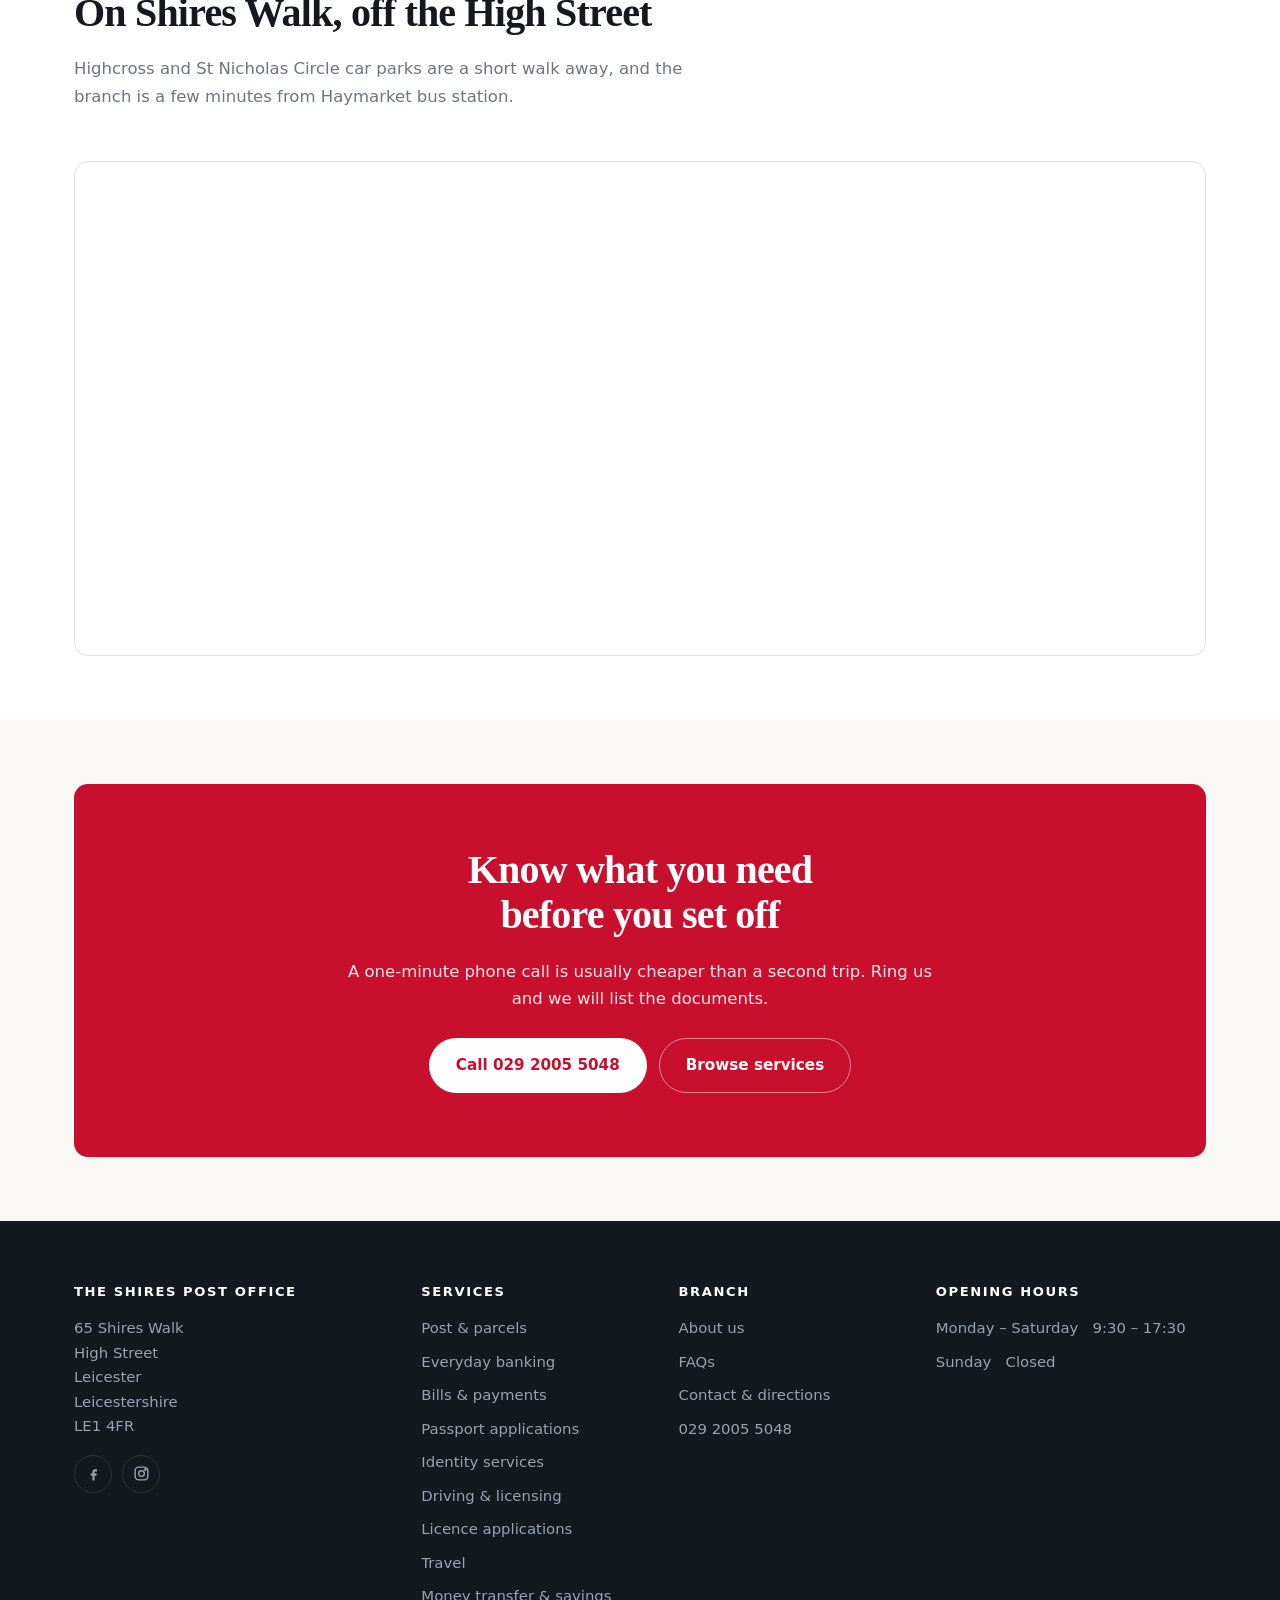
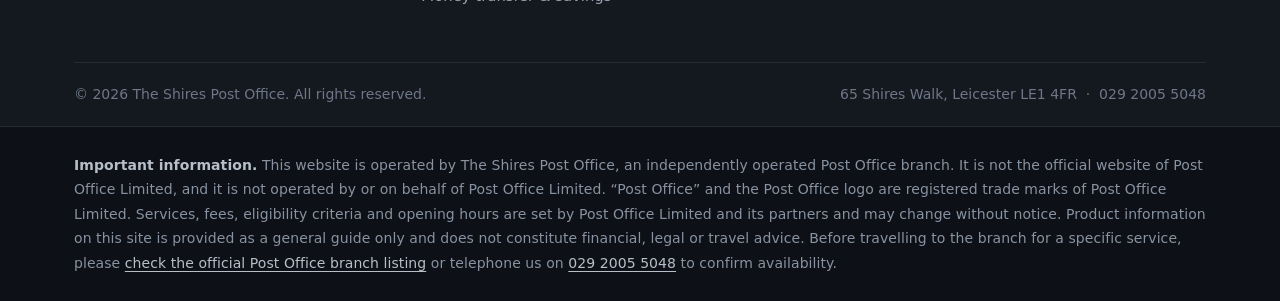
<file: contact.html>
<!DOCTYPE html>
<html lang="en-GB">
<head>
<meta charset="utf-8">
<meta name="viewport" content="width=device-width, initial-scale=1">

<!-- ===== SEO — edit per page. Keep the title under 60 characters. ===== -->
<title>Contact &amp; Opening Hours | The Shires Post Office</title>
<meta name="description" content="Visit The Shires Post Office at 65 Shires Walk, High Street, LE1 4FR. Opening hours, phone number and directions.">
<link rel="canonical" href="https://www.shirespostoffice.co.uk/contact.html">

<!-- ===== SOCIAL SHARING — og-image.jpg must be exactly 1200 × 630 px ===== -->
<meta property="og:type" content="website">
<meta property="og:title" content="Contact &amp; Opening Hours | The Shires Post Office">
<meta property="og:description" content="Visit The Shires Post Office at 65 Shires Walk, High Street, LE1 4FR. Opening hours, phone number and directions.">
<meta property="og:image" content="https://www.shirespostoffice.co.uk/images/og-image.jpg">
<meta property="og:url" content="https://www.shirespostoffice.co.uk/contact.html">

<!-- ===== ICONS ===== -->
<link rel="icon" href="images/favicon.png" type="image/png">
<link rel="apple-touch-icon" href="images/apple-touch-icon.png">

<!-- ===== FONTS — to change, edit here AND --font-display/--font-body in style.css ===== -->
<link rel="preconnect" href="https://fonts.googleapis.com">
<link rel="preconnect" href="https://fonts.gstatic.com" crossorigin>
<link href="https://fonts.googleapis.com/css2?family=Bricolage+Grotesque:opsz,wght@12..96,400;12..96,600;12..96,700&amp;family=Public+Sans:wght@400;500;600;700;800&amp;display=swap" rel="stylesheet">

<link rel="stylesheet" href="css/style.css">

<!-- =========================================================================
     SECURITY HEADERS
     GitHub Pages does not let you set real HTTP headers, so these <meta> tags
     are used instead. The Content-Security-Policy below is deliberately tight:
     it allows ONLY this site's own files, the Google Fonts stylesheet/fonts,
     and the Google Maps iframe. Nothing else can load.

     ⚠ If you ever add a script, an analytics tag or another embed, it WILL be
     blocked until you add its origin here. That is the point — it stops an
     injected third-party resource from running.
     ====================================================================== -->
<meta http-equiv="Content-Security-Policy" content="
  default-src 'none';
  base-uri 'self';
  form-action 'none';
  img-src 'self';
  style-src 'self' https://fonts.googleapis.com;
  font-src https://fonts.gstatic.com;
  frame-src https://www.google.com;
  connect-src 'none';
  object-src 'none';
  upgrade-insecure-requests;">
<meta name="referrer" content="strict-origin-when-cross-origin">
</head>
<body>

<a class="skip" href="#main">Skip to main content</a>

<!-- =========================================================================
     STICKY BAR — the dark topbar and the white header sit inside this wrapper
     so BOTH stay pinned to the top of the screen while the page scrolls.
     To let them scroll away, remove .sticky-top in css/style.css §[05].
     ====================================================================== -->
<div class="sticky-top">

<!-- ===== TOPBAR — address, hours and phone. Identical on all 5 pages. ===== -->
<div class="topbar">
  <div class="container topbar__inner">
    <span>65 Shires Walk, High Street, Leicester, LE1 4FR</span>
    <span>Mon–Sat 9:30–17:30 &nbsp;·&nbsp; <a href="tel:+442920055048">029 2005 5048</a></span>
  </div>
</div>

<!-- =========================================================================
     HEADER / NAVIGATION
     The mobile menu is pure CSS — the hidden checkbox below drives it.
     There is no JavaScript anywhere on this site.
     ====================================================================== -->
<header class="site-header">
  <div class="container site-header__inner">

    <!-- LOGO — replace images/logo.svg with the branch mark (square, 46×46 display) -->
    <a class="logo" href="index.html">
      <img src="images/logo.svg" alt="The Shires Post Office logo" width="46" height="46">
      <span class="logo__text">The Shires<span>Post Office</span></span>
    </a>

    <input type="checkbox" id="navToggle" class="nav-toggle visually-hidden">
    <label for="navToggle" class="nav-toggle__label" aria-label="Open menu">
      <span></span><span></span><span></span>
    </label>

    <nav class="nav" aria-label="Main">
      <a href="index.html">Home</a>
      <a href="services.html">Services</a>
      <a href="about.html">About</a>
      <a href="faq.html">FAQs</a>
      <a href="contact.html" aria-current="page">Contact</a>
      <a class="btn btn--primary" href="tel:+442920055048">Call the branch</a>
    </nav>
  </div>
</header>

</div><!-- /.sticky-top -->

<main id="main">

<!-- ===== PAGE HEADER ===== -->
<section class="page-head">
  <div class="container">
    <p class="crumbs"><a href="index.html">Home</a> / Contact</p>
    <h1>Contact &amp; opening hours</h1>
    <p>Call, email or just walk in. If your visit depends on a specific service or currency, ring first and we will confirm availability.</p>
  </div>
</section>

<!-- =========================================================================
     SECTION — DETAILS (left) + HOW TO GET IN TOUCH (right)
     NOTE: there is deliberately NO contact form on this site. Nothing here
     collects visitor data, which keeps the site outside UK GDPR obligations.
     Do not add a form back without adding a privacy notice at the same time.
     ====================================================================== -->
<section class="section">
  <div class="container contact-layout">

    <div>
      <h2>Branch details</h2>

      <ul class="info-list">
        <li>
          <svg viewBox="0 0 24 24" fill="none" stroke="currentColor" stroke-width="1.8"><path d="M12 21s7-5.5 7-11a7 7 0 1 0-14 0c0 5.5 7 11 7 11Z"/><circle cx="12" cy="10" r="2.6"/></svg>
          <span><strong>Address</strong>65 Shires Walk, High Street, Leicester, Leicestershire, LE1 4FR</span>
        </li>
        <li>
          <svg viewBox="0 0 24 24" fill="none" stroke="currentColor" stroke-width="1.8"><path d="M22 16.9v3a2 2 0 0 1-2.2 2 19.8 19.8 0 0 1-8.6-3.1 19.5 19.5 0 0 1-6-6A19.8 19.8 0 0 1 2.1 4.2 2 2 0 0 1 4.1 2h3a2 2 0 0 1 2 1.7c.1 1 .4 1.9.7 2.8a2 2 0 0 1-.4 2.1L8.1 9.9a16 16 0 0 0 6 6l1.3-1.3a2 2 0 0 1 2.1-.5c.9.4 1.8.6 2.8.7a2 2 0 0 1 1.7 2Z"/></svg>
          <span><strong>Telephone</strong><a href="tel:+442920055048">029 2005 5048</a></span>
        </li>
        <li>
          <svg viewBox="0 0 24 24" fill="none" stroke="currentColor" stroke-width="1.8"><rect x="2" y="4" width="20" height="16" rx="2"/><path d="m2 7 10 6 10-6"/></svg>
          <span><strong>Email</strong><a href="mailto:info@shirespostoffice.co.uk">info@shirespostoffice.co.uk</a></span>
        </li>
      </ul>

      <!-- ===== OPENING HOURS — must match the footer, the topbar and the
           JSON-LD on index.html. Update all four together. ===== -->
      <h2>Opening hours</h2>
      <table class="hours">
        <thead><tr><th scope="col">Day</th><th scope="col">Hours</th></tr></thead>
        <tbody>
          <tr><td>Monday</td><td>09:30 – 17:30</td></tr>
          <tr><td>Tuesday</td><td>09:30 – 17:30</td></tr>
          <tr><td>Wednesday</td><td>09:30 – 17:30</td></tr>
          <tr><td>Thursday</td><td>09:30 – 17:30</td></tr>
          <tr><td>Friday</td><td>09:30 – 17:30</td></tr>
          <tr><td>Saturday</td><td>09:30 – 17:30</td></tr>
          <tr class="is-closed"><td>Sunday</td><td>Closed</td></tr>
        </tbody>
      </table>

      <div class="hero__actions mt-32">
        <a class="btn btn--primary" href="https://www.google.com/maps/dir/?api=1&amp;destination=65+Shires+Walk+High+Street+Leicester+LE1+4FR" target="_blank" rel="noopener noreferrer">Get directions</a>
        <a class="btn btn--ghost" href="tel:+442920055048">Call the branch</a>
      </div>
    </div>

    <div class="form-card">
      <h2>Get in touch</h2>
      <p class="note">The quickest answer is always a phone call — we can check availability, confirm the documents you need and tell you how busy the counter is, all in under a minute.</p>

      <ul class="info-list">
        <li>
          <svg viewBox="0 0 24 24" fill="none" stroke="currentColor" stroke-width="1.8"><path d="M22 16.9v3a2 2 0 0 1-2.2 2 19.8 19.8 0 0 1-8.6-3.1 19.5 19.5 0 0 1-6-6A19.8 19.8 0 0 1 2.1 4.2 2 2 0 0 1 4.1 2h3a2 2 0 0 1 2 1.7c.1 1 .4 1.9.7 2.8a2 2 0 0 1-.4 2.1L8.1 9.9a16 16 0 0 0 6 6l1.3-1.3a2 2 0 0 1 2.1-.5c.9.4 1.8.6 2.8.7a2 2 0 0 1 1.7 2Z"/></svg>
          <span><strong>Call us</strong>Fastest for anything time-sensitive or document-related.<br><a href="tel:+442920055048">029 2005 5048</a></span>
        </li>
        <li>
          <svg viewBox="0 0 24 24" fill="none" stroke="currentColor" stroke-width="1.8"><rect x="2" y="4" width="20" height="16" rx="2"/><path d="m2 7 10 6 10-6"/></svg>
          <span><strong>Email us</strong>Best for non-urgent questions. We reply during opening hours.<br><a href="mailto:info@shirespostoffice.co.uk">info@shirespostoffice.co.uk</a></span>
        </li>
        <li>
          <svg viewBox="0 0 24 24" fill="none" stroke="currentColor" stroke-width="1.8"><circle cx="12" cy="12" r="9"/><path d="M12 7v5l3 2"/></svg>
          <span><strong>Just walk in</strong>No appointment needed. Weekday mornings and the first hour on Saturday are usually the quietest.</span>
        </li>
      </ul>

      <div class="hero__actions">
        <a class="btn btn--primary" href="tel:+442920055048">Call 029 2005 5048</a>
        <a class="btn btn--ghost" href="mailto:info@shirespostoffice.co.uk">Email the branch</a>
      </div>
    </div>

  </div>
</section>

<!-- =========================================================================
     SECTION — MAP
     To replace: Google Maps → find the branch → Share → Embed a map →
     copy the iframe src and paste it below.
     ====================================================================== -->
<section class="section section--tight section--alt">
  <div class="container">
    <div class="section-head">
      <span class="eyebrow">Find us</span>
      <h2>On Shires Walk, off the High Street</h2>
      <p>Highcross and St Nicholas Circle car parks are a short walk away, and the branch is a few minutes from Haymarket bus station.</p>
    </div>

    <div class="map">
      <!-- Map embed is sandboxed: it can render and be clicked, but cannot run
           top-level navigation, download files or read this page. -->
      <iframe
        src="https://www.google.com/maps?q=65+Shires+Walk+High+Street+Leicester+LE1+4FR&amp;output=embed"
        title="Map showing The Shires Post Office"
        loading="lazy"
        sandbox="allow-scripts allow-same-origin allow-popups allow-popups-to-escape-sandbox"
        referrerpolicy="no-referrer"></iframe>
    </div>
  </div>
</section>

<!-- ===== CTA ===== -->
<section class="section section--tight">
  <div class="container">
    <div class="cta">
      <h2>Know what you need before you set off</h2>
      <p>A one-minute phone call is usually cheaper than a second trip. Ring us and we will list the documents.</p>
      <div class="cta__actions">
        <a class="btn btn--light" href="tel:+442920055048">Call 029 2005 5048</a>
        <a class="btn btn--ghost" href="services.html">Browse services</a>
      </div>
    </div>
  </div>
</section>

</main>

<!-- =========================================================================
     FOOTER — identical on all 5 pages.
     Social links: delete any the branch does not have. Never leave a link
     pointing at a generic homepage — it reads as broken.
     ====================================================================== -->
<footer class="site-footer">
  <div class="container">
    <div class="footer-grid">

      <div>
        <h4>The Shires Post Office</h4>
        <p>65 Shires Walk<br>High Street<br>Leicester<br>Leicestershire<br>LE1 4FR</p>

        <!-- ####################################################################
             ###  EDIT HERE: SOCIAL MEDIA LINKS                               ###
             ####################################################################
             Replace the href="..." value on each line below with the branch's
             real profile URL, for example:
                 https://www.facebook.com/YourBranchPageName
                 https://www.instagram.com/yourbranchhandle
             These are set to the branch's real profiles. If a profile is
             retired, DELETE that whole <a> line rather than leaving it
             pointing at a dead page or a generic homepage.
             These same links also appear in the "sameAs" list of the JSON-LD
             block at the bottom of index.html — update them there too.
             This block is repeated on all 5 pages: change it here, then copy
             it to the other four files.
             #################################################################### -->
        <div class="socials">
          <a href="https://www.facebook.com/profile.php?id=61576108387124" target="_blank" rel="noopener noreferrer nofollow" aria-label="Facebook"><svg viewBox="0 0 24 24" fill="currentColor"><path d="M14 9h3V6h-3c-2 0-3.5 1.6-3.5 3.6V12H8v3h2.5v7h3v-7H16l.5-3h-3V9.6c0-.4.3-.6.5-.6Z"/></svg></a>
          <a href="https://www.instagram.com/shires.postoffice/" target="_blank" rel="noopener noreferrer nofollow" aria-label="Instagram"><svg viewBox="0 0 24 24" fill="none" stroke="currentColor" stroke-width="2"><rect x="3" y="3" width="18" height="18" rx="5"/><circle cx="12" cy="12" r="4"/><circle cx="17.5" cy="6.5" r="1"/></svg></a>
        </div>
        <!-- ###  END: SOCIAL MEDIA LINKS  ################################### -->
      </div>

      <div>
        <h4>Services</h4>
        <ul class="footer-list">
          <li><a href="services.html#post">Post &amp; parcels</a></li>
          <li><a href="services.html#banking">Everyday banking</a></li>
          <li><a href="services.html#bills">Bills &amp; payments</a></li>
          <li><a href="services.html#passports">Passport applications</a></li>
          <li><a href="services.html#identity">Identity services</a></li>
          <li><a href="services.html#driving">Driving &amp; licensing</a></li>
          <li><a href="services.html#licences">Licence applications</a></li>
          <li><a href="services.html#travel">Travel</a></li>
          <li><a href="services.html#finances">Money transfer &amp; savings</a></li>
        </ul>
      </div>

      <div>
        <h4>Branch</h4>
        <ul class="footer-list">
          <li><a href="about.html">About us</a></li>
          <li><a href="faq.html">FAQs</a></li>
          <li><a href="contact.html">Contact &amp; directions</a></li>
          <li><a href="tel:+442920055048">029 2005 5048</a></li>
        </ul>
      </div>

      <div>
        <h4>Opening hours</h4>
        <ul class="footer-list">
          <li>Monday – Saturday &nbsp; 9:30 – 17:30</li>
          <li>Sunday &nbsp; Closed</li>
        </ul>
      </div>

    </div>

    <div class="footer-bottom">
      <span>© 2026 The Shires Post Office. All rights reserved.</span>
      <span>65 Shires Walk, Leicester LE1 4FR &nbsp;·&nbsp; 029 2005 5048</span>
    </div>
  </div>
</footer>

<!-- =========================================================================
     LEGAL DISCLAIMER — full-width band across the foot of every page.
     Keep this while the branch is independently operated: it is what allows
     the site to describe Post Office services without implying it IS the
     official Post Office Ltd website.
     ====================================================================== -->
<section class="legal">
  <div class="container">
    <p><strong>Important information.</strong> This website is operated by The Shires Post Office, an independently
    operated Post Office branch. It is not the official website of Post Office Limited, and it is not
    operated by or on behalf of Post Office Limited. &ldquo;Post Office&rdquo; and the Post Office logo are
    registered trade marks of Post Office Limited. Services, fees, eligibility criteria and opening hours
    are set by Post Office Limited and its partners and may change without notice. Product information on
    this site is provided as a general guide only and does not constitute financial, legal or travel advice.
    Before travelling to the branch for a specific service, please
    <a href="https://www.postoffice.co.uk/branch-finder/2832178/the-shires" target="_blank" rel="noopener noreferrer">check the official Post Office branch listing</a>
    or telephone us on <a href="tel:+442920055048">029 2005 5048</a> to confirm availability.</p>
  </div>
</section>

</body>
</html>
</file>
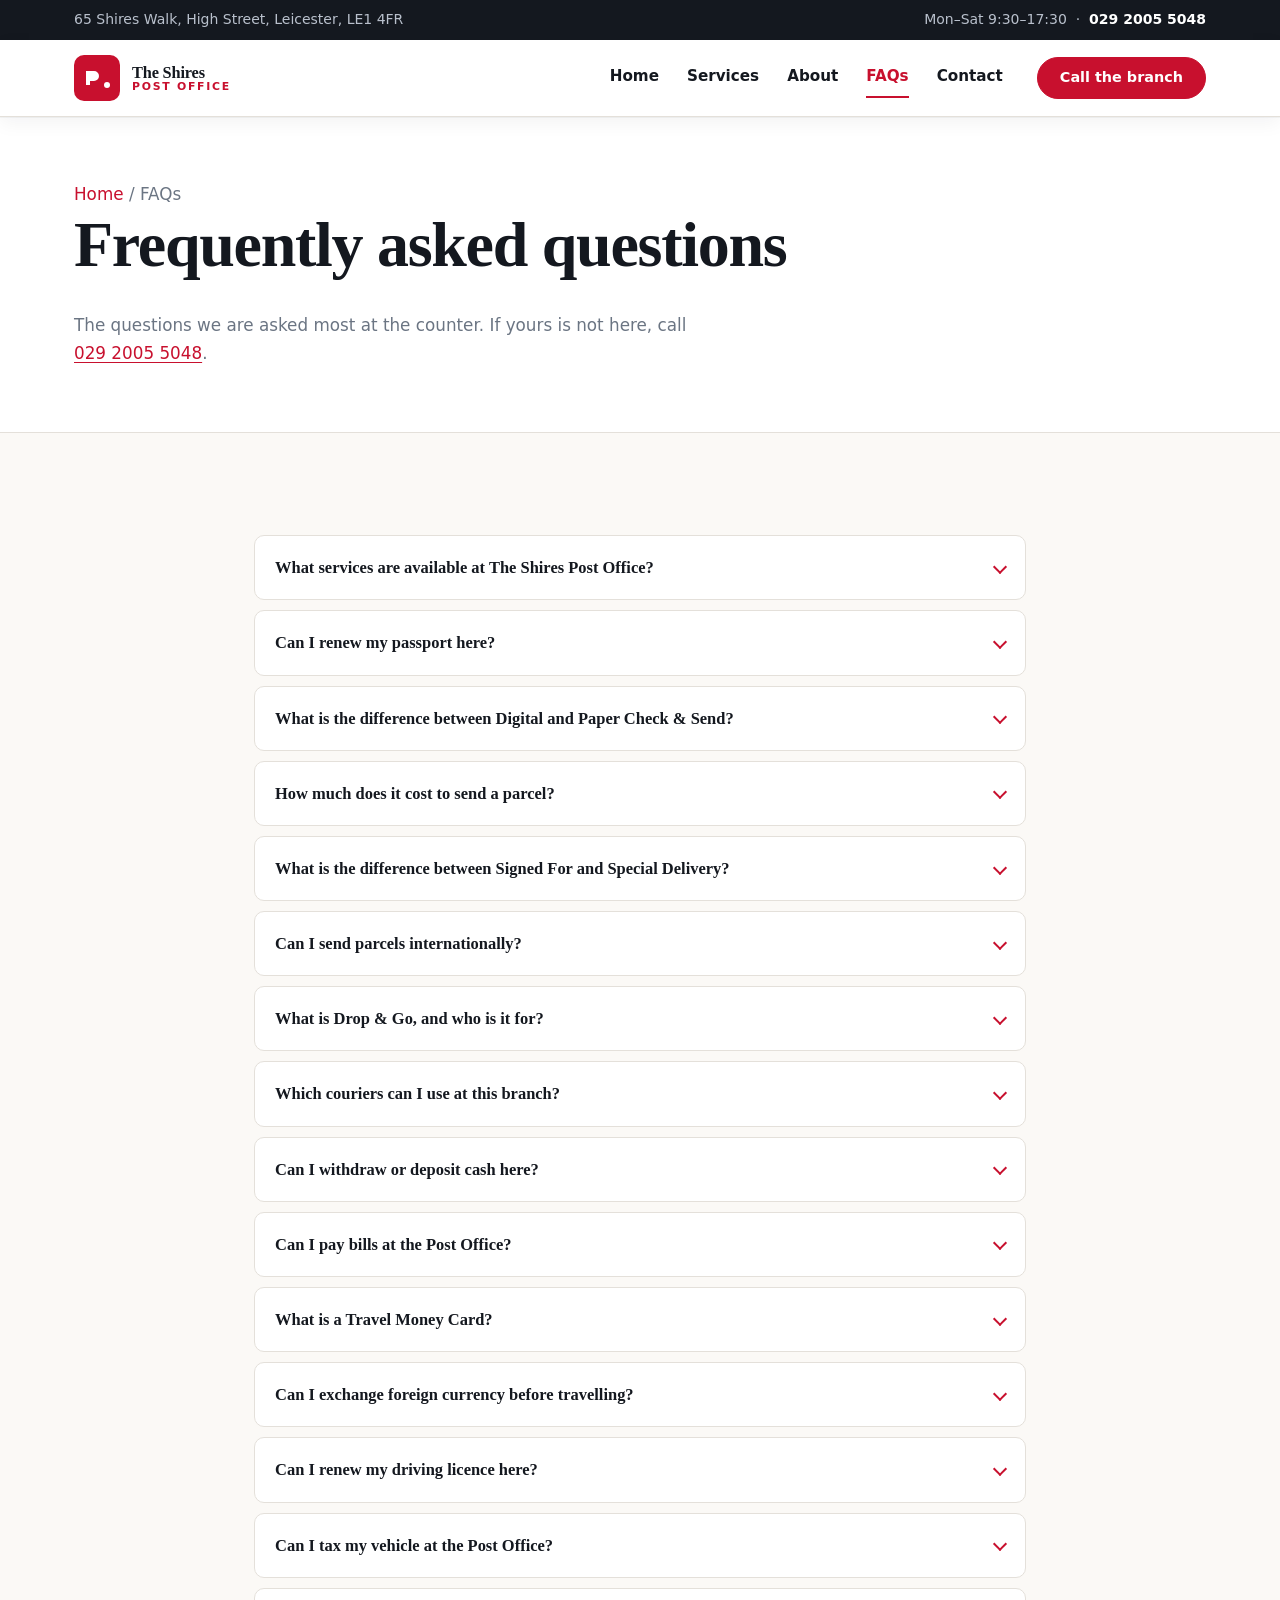
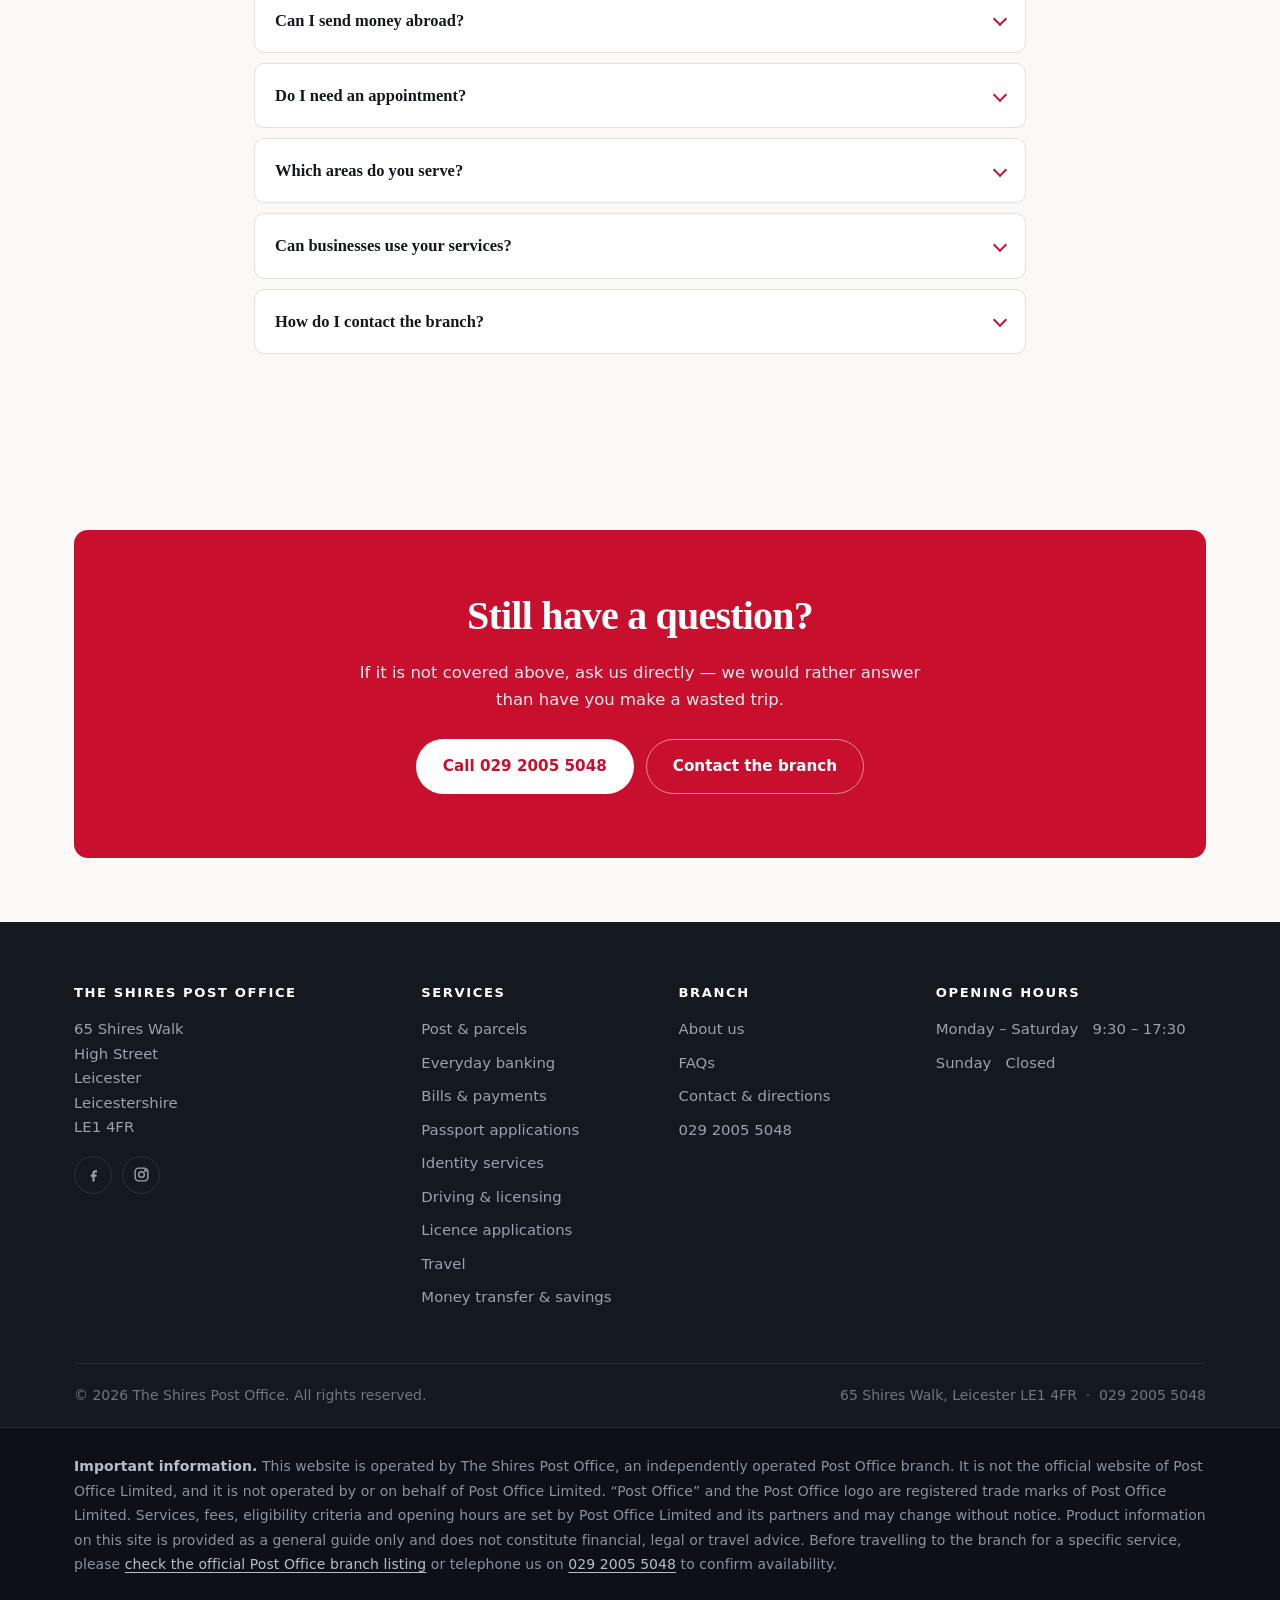
<file: faq.html>
<!DOCTYPE html>
<html lang="en-GB">
<head>
<meta charset="utf-8">
<meta name="viewport" content="width=device-width, initial-scale=1">

<!-- ===== SEO — edit per page. Keep the title under 60 characters. ===== -->
<title>FAQs | The Shires Post Office</title>
<meta name="description" content="Answers to common questions about passports, parcels, banking, travel money and DVLA services at The Shires Post Office.">
<link rel="canonical" href="https://www.shirespostoffice.co.uk/faq.html">

<!-- ===== SOCIAL SHARING — og-image.jpg must be exactly 1200 × 630 px ===== -->
<meta property="og:type" content="website">
<meta property="og:title" content="FAQs | The Shires Post Office">
<meta property="og:description" content="Answers to common questions about passports, parcels, banking, travel money and DVLA services at The Shires Post Office.">
<meta property="og:image" content="https://www.shirespostoffice.co.uk/images/og-image.jpg">
<meta property="og:url" content="https://www.shirespostoffice.co.uk/faq.html">

<!-- ===== ICONS ===== -->
<link rel="icon" href="images/favicon.png" type="image/png">
<link rel="apple-touch-icon" href="images/apple-touch-icon.png">

<!-- ===== FONTS — to change, edit here AND --font-display/--font-body in style.css ===== -->
<link rel="preconnect" href="https://fonts.googleapis.com">
<link rel="preconnect" href="https://fonts.gstatic.com" crossorigin>
<link href="https://fonts.googleapis.com/css2?family=Bricolage+Grotesque:opsz,wght@12..96,400;12..96,600;12..96,700&amp;family=Public+Sans:wght@400;500;600;700;800&amp;display=swap" rel="stylesheet">

<link rel="stylesheet" href="css/style.css">

<!-- =========================================================================
     SECURITY HEADERS
     GitHub Pages does not let you set real HTTP headers, so these <meta> tags
     are used instead. The Content-Security-Policy below is deliberately tight:
     it allows ONLY this site's own files, the Google Fonts stylesheet/fonts,
     and the Google Maps iframe. Nothing else can load.

     ⚠ If you ever add a script, an analytics tag or another embed, it WILL be
     blocked until you add its origin here. That is the point — it stops an
     injected third-party resource from running.
     ====================================================================== -->
<meta http-equiv="Content-Security-Policy" content="
  default-src 'none';
  base-uri 'self';
  form-action 'none';
  img-src 'self';
  style-src 'self' https://fonts.googleapis.com;
  font-src https://fonts.gstatic.com;
  frame-src https://www.google.com;
  connect-src 'none';
  object-src 'none';
  upgrade-insecure-requests;">
<meta name="referrer" content="strict-origin-when-cross-origin">
</head>
<body>

<a class="skip" href="#main">Skip to main content</a>

<!-- =========================================================================
     STICKY BAR — the dark topbar and the white header sit inside this wrapper
     so BOTH stay pinned to the top of the screen while the page scrolls.
     To let them scroll away, remove .sticky-top in css/style.css §[05].
     ====================================================================== -->
<div class="sticky-top">

<!-- ===== TOPBAR — address, hours and phone. Identical on all 5 pages. ===== -->
<div class="topbar">
  <div class="container topbar__inner">
    <span>65 Shires Walk, High Street, Leicester, LE1 4FR</span>
    <span>Mon–Sat 9:30–17:30 &nbsp;·&nbsp; <a href="tel:+442920055048">029 2005 5048</a></span>
  </div>
</div>

<!-- =========================================================================
     HEADER / NAVIGATION
     The mobile menu is pure CSS — the hidden checkbox below drives it.
     There is no JavaScript anywhere on this site.
     ====================================================================== -->
<header class="site-header">
  <div class="container site-header__inner">

    <!-- LOGO — replace images/logo.svg with the branch mark (square, 46×46 display) -->
    <a class="logo" href="index.html">
      <img src="images/logo.svg" alt="The Shires Post Office logo" width="46" height="46">
      <span class="logo__text">The Shires<span>Post Office</span></span>
    </a>

    <input type="checkbox" id="navToggle" class="nav-toggle visually-hidden">
    <label for="navToggle" class="nav-toggle__label" aria-label="Open menu">
      <span></span><span></span><span></span>
    </label>

    <nav class="nav" aria-label="Main">
      <a href="index.html">Home</a>
      <a href="services.html">Services</a>
      <a href="about.html">About</a>
      <a href="faq.html" aria-current="page">FAQs</a>
      <a href="contact.html">Contact</a>
      <a class="btn btn--primary" href="tel:+442920055048">Call the branch</a>
    </nav>
  </div>
</header>

</div><!-- /.sticky-top -->

<main id="main">

<!-- ===== PAGE HEADER ===== -->
<section class="page-head">
  <div class="container">
    <p class="crumbs"><a href="index.html">Home</a> / FAQs</p>
    <h1>Frequently asked questions</h1>
    <p>The questions we are asked most at the counter. If yours is not here, call <a href="tel:+442920055048">029 2005 5048</a>.</p>
  </div>
</section>

<!-- =========================================================================
     SECTION — ACCORDION
     Uses the browser's own <details>/<summary>. No JavaScript.
     ====================================================================== -->
<section class="section">
  <div class="container faq">

    <!-- FAQ — copy this block to add a question, and mirror it in the JSON-LD below -->
    <details>
      <summary>What services are available at The Shires Post Office?</summary>
      <div class="faq__body"><p>24 services are listed at this branch: Royal Mail and Parcelforce post, courier drop-off, everyday banking, bill payments, passport Check &amp; Send, document certification and ID verification, DVLA photocard renewal, vehicle tax, SIA licence support, travel money and international money transfer.</p></div>
    </details>

    <!-- FAQ — copy this block to add a question, and mirror it in the JSON-LD below -->
    <details>
      <summary>Can I renew my passport here?</summary>
      <div class="faq__body"><p>Yes. Both Paper Check &amp; Send and Digital Check &amp; Send are available for new applications and renewals. We review your form and supporting documents before they are submitted.</p></div>
    </details>

    <!-- FAQ — copy this block to add a question, and mirror it in the JSON-LD below -->
    <details>
      <summary>What is the difference between Digital and Paper Check &amp; Send?</summary>
      <div class="faq__body"><p>Digital Check &amp; Send submits your application online after we have reviewed it, and is usually faster. Paper Check &amp; Send uses the traditional printed form, checked before it is posted. Both include the same document review.</p></div>
    </details>

    <!-- FAQ — copy this block to add a question, and mirror it in the JSON-LD below -->
    <details>
      <summary>How much does it cost to send a parcel?</summary>
      <div class="faq__body"><p>It depends on size, weight, destination and how quickly it needs to arrive. Bring the item in and we will price the options side by side.</p></div>
    </details>

    <!-- FAQ — copy this block to add a question, and mirror it in the JSON-LD below -->
    <details>
      <summary>What is the difference between Signed For and Special Delivery?</summary>
      <div class="faq__body"><p>Signed For collects a signature on delivery as proof of receipt. Special Delivery Guaranteed adds priority handling, a guaranteed delivery timeframe and higher compensation cover — the right choice for valuable or time-critical items.</p></div>
    </details>

    <!-- FAQ — copy this block to add a question, and mirror it in the JSON-LD below -->
    <details>
      <summary>Can I send parcels internationally?</summary>
      <div class="faq__body"><p>Yes, through Royal Mail and Parcelforce Worldwide. We will help with the customs declaration and flag anything that cannot be sent to that country.</p></div>
    </details>

    <!-- FAQ — copy this block to add a question, and mirror it in the JSON-LD below -->
    <details>
      <summary>What is Drop &amp; Go, and who is it for?</summary>
      <div class="faq__body"><p>A prepaid account service for people who post regularly. Prepare your items at home, drop the batch at the counter and go — we process them and send your receipt. Popular with online sellers and small businesses.</p></div>
    </details>

    <!-- FAQ — copy this block to add a question, and mirror it in the JSON-LD below -->
    <details>
      <summary>Which couriers can I use at this branch?</summary>
      <div class="faq__body"><p>As well as Royal Mail and Parcelforce Worldwide, this branch offers DPD — both to buy postage over the counter and to drop off pre-labelled parcels and returns.</p></div>
    </details>

    <!-- FAQ — copy this block to add a question, and mirror it in the JSON-LD below -->
    <details>
      <summary>Can I withdraw or deposit cash here?</summary>
      <div class="faq__body"><p>Yes. Customers of most participating banks and building societies can withdraw cash, deposit cash and deposit cheques using their usual card or paying-in slip.</p></div>
    </details>

    <!-- FAQ — copy this block to add a question, and mirror it in the JSON-LD below -->
    <details>
      <summary>Can I pay bills at the Post Office?</summary>
      <div class="faq__body"><p>Yes, for eligible bills including payment cards and barcoded utility bills, by cash or card. Mobile and energy top-ups are also available.</p></div>
    </details>

    <!-- FAQ — copy this block to add a question, and mirror it in the JSON-LD below -->
    <details>
      <summary>What is a Travel Money Card?</summary>
      <div class="faq__body"><p>A prepaid card you load with foreign currency before you travel. The exchange rate is fixed when you load it, and you spend from the card abroad rather than carrying cash.</p></div>
    </details>

    <!-- FAQ — copy this block to add a question, and mirror it in the JSON-LD below -->
    <details>
      <summary>Can I exchange foreign currency before travelling?</summary>
      <div class="faq__body"><p>Yes. Common currencies are held in branch and less common ones can be ordered. Call ahead if you need a specific amount or currency so we can have it ready.</p></div>
    </details>

    <!-- FAQ — copy this block to add a question, and mirror it in the JSON-LD below -->
    <details>
      <summary>Can I renew my driving licence here?</summary>
      <div class="faq__body"><p>Yes. Eligible customers can renew a photocard driving licence at the counter, including having the photograph taken.</p></div>
    </details>

    <!-- FAQ — copy this block to add a question, and mirror it in the JSON-LD below -->
    <details>
      <summary>Can I tax my vehicle at the Post Office?</summary>
      <div class="faq__body"><p>Yes, for eligible vehicles. Bring your V11 reminder or V5C logbook, and MOT details where required.</p></div>
    </details>

    <!-- FAQ — copy this block to add a question, and mirror it in the JSON-LD below -->
    <details>
      <summary>Can I send money abroad?</summary>
      <div class="faq__body"><p>Yes, through Western Union. Bring photo ID and the recipient's full name exactly as it appears on their own identification.</p></div>
    </details>

    <!-- FAQ — copy this block to add a question, and mirror it in the JSON-LD below -->
    <details>
      <summary>Do I need an appointment?</summary>
      <div class="faq__body"><p>No — the counter is walk-in. Some services operate at particular times, so it is worth calling first if you are making a special trip. Weekday mornings and the first hour on Saturday are usually the quietest.</p></div>
    </details>

    <!-- FAQ — copy this block to add a question, and mirror it in the JSON-LD below -->
    <details>
      <summary>Which areas do you serve?</summary>
      <div class="faq__body"><p>We serve customers from Leicester city centre, Highcross, Clarendon Park, Stoneygate, Knighton, Belgrave, Evington, Aylestone, Braunstone, Oadby and Wigston.</p></div>
    </details>

    <!-- FAQ — copy this block to add a question, and mirror it in the JSON-LD below -->
    <details>
      <summary>Can businesses use your services?</summary>
      <div class="faq__body"><p>Yes. Drop &amp; Go, courier drop-off, cash and cheque deposits and bill payments are all used regularly by local businesses and sole traders.</p></div>
    </details>

    <!-- FAQ — copy this block to add a question, and mirror it in the JSON-LD below -->
    <details>
      <summary>How do I contact the branch?</summary>
      <div class="faq__body"><p>Visit us at 65 Shires Walk, Leicester, LE1 4FR, or call 029 2005 5048. Full details are on our <a href="contact.html">contact page</a>.</p></div>
    </details>

  </div>
</section>

<!-- ===== CTA ===== -->
<section class="section section--tight">
  <div class="container">
    <div class="cta">
      <h2>Still have a question?</h2>
      <p>If it is not covered above, ask us directly — we would rather answer than have you make a wasted trip.</p>
      <div class="cta__actions">
        <a class="btn btn--light" href="tel:+442920055048">Call 029 2005 5048</a>
        <a class="btn btn--ghost" href="contact.html">Contact the branch</a>
      </div>
    </div>
  </div>
</section>

</main>

<!-- =========================================================================
     FOOTER — identical on all 5 pages.
     Social links: delete any the branch does not have. Never leave a link
     pointing at a generic homepage — it reads as broken.
     ====================================================================== -->
<footer class="site-footer">
  <div class="container">
    <div class="footer-grid">

      <div>
        <h4>The Shires Post Office</h4>
        <p>65 Shires Walk<br>High Street<br>Leicester<br>Leicestershire<br>LE1 4FR</p>

        <!-- ####################################################################
             ###  EDIT HERE: SOCIAL MEDIA LINKS                               ###
             ####################################################################
             Replace the href="..." value on each line below with the branch's
             real profile URL, for example:
                 https://www.facebook.com/YourBranchPageName
                 https://www.instagram.com/yourbranchhandle
             These are set to the branch's real profiles. If a profile is
             retired, DELETE that whole <a> line rather than leaving it
             pointing at a dead page or a generic homepage.
             These same links also appear in the "sameAs" list of the JSON-LD
             block at the bottom of index.html — update them there too.
             This block is repeated on all 5 pages: change it here, then copy
             it to the other four files.
             #################################################################### -->
        <div class="socials">
          <a href="https://www.facebook.com/profile.php?id=61576108387124" target="_blank" rel="noopener noreferrer nofollow" aria-label="Facebook"><svg viewBox="0 0 24 24" fill="currentColor"><path d="M14 9h3V6h-3c-2 0-3.5 1.6-3.5 3.6V12H8v3h2.5v7h3v-7H16l.5-3h-3V9.6c0-.4.3-.6.5-.6Z"/></svg></a>
          <a href="https://www.instagram.com/shires.postoffice/" target="_blank" rel="noopener noreferrer nofollow" aria-label="Instagram"><svg viewBox="0 0 24 24" fill="none" stroke="currentColor" stroke-width="2"><rect x="3" y="3" width="18" height="18" rx="5"/><circle cx="12" cy="12" r="4"/><circle cx="17.5" cy="6.5" r="1"/></svg></a>
        </div>
        <!-- ###  END: SOCIAL MEDIA LINKS  ################################### -->
      </div>

      <div>
        <h4>Services</h4>
        <ul class="footer-list">
          <li><a href="services.html#post">Post &amp; parcels</a></li>
          <li><a href="services.html#banking">Everyday banking</a></li>
          <li><a href="services.html#bills">Bills &amp; payments</a></li>
          <li><a href="services.html#passports">Passport applications</a></li>
          <li><a href="services.html#identity">Identity services</a></li>
          <li><a href="services.html#driving">Driving &amp; licensing</a></li>
          <li><a href="services.html#licences">Licence applications</a></li>
          <li><a href="services.html#travel">Travel</a></li>
          <li><a href="services.html#finances">Money transfer &amp; savings</a></li>
        </ul>
      </div>

      <div>
        <h4>Branch</h4>
        <ul class="footer-list">
          <li><a href="about.html">About us</a></li>
          <li><a href="faq.html">FAQs</a></li>
          <li><a href="contact.html">Contact &amp; directions</a></li>
          <li><a href="tel:+442920055048">029 2005 5048</a></li>
        </ul>
      </div>

      <div>
        <h4>Opening hours</h4>
        <ul class="footer-list">
          <li>Monday – Saturday &nbsp; 9:30 – 17:30</li>
          <li>Sunday &nbsp; Closed</li>
        </ul>
      </div>

    </div>

    <div class="footer-bottom">
      <span>© 2026 The Shires Post Office. All rights reserved.</span>
      <span>65 Shires Walk, Leicester LE1 4FR &nbsp;·&nbsp; 029 2005 5048</span>
    </div>
  </div>
</footer>

<!-- =========================================================================
     LEGAL DISCLAIMER — full-width band across the foot of every page.
     Keep this while the branch is independently operated: it is what allows
     the site to describe Post Office services without implying it IS the
     official Post Office Ltd website.
     ====================================================================== -->
<section class="legal">
  <div class="container">
    <p><strong>Important information.</strong> This website is operated by The Shires Post Office, an independently
    operated Post Office branch. It is not the official website of Post Office Limited, and it is not
    operated by or on behalf of Post Office Limited. &ldquo;Post Office&rdquo; and the Post Office logo are
    registered trade marks of Post Office Limited. Services, fees, eligibility criteria and opening hours
    are set by Post Office Limited and its partners and may change without notice. Product information on
    this site is provided as a general guide only and does not constitute financial, legal or travel advice.
    Before travelling to the branch for a specific service, please
    <a href="https://www.postoffice.co.uk/branch-finder/2832178/the-shires" target="_blank" rel="noopener noreferrer">check the official Post Office branch listing</a>
    or telephone us on <a href="tel:+442920055048">029 2005 5048</a> to confirm availability.</p>
  </div>
</section>

<!-- =========================================================================
     STRUCTURED DATA — FAQPage
     These must stay identical to the visible questions above, or Google may
     ignore the markup. Only the first eight are included; add more if useful.
     ====================================================================== -->
<script type="application/ld+json">
{
  "@context": "https://schema.org",
  "@type": "FAQPage",
  "mainEntity": [
    { "@type": "Question", "name": "What services are available at The Shires Post Office?", "acceptedAnswer": { "@type": "Answer", "text": "24 services are listed at this branch: Royal Mail and Parcelforce post, courier drop-off, everyday banking, bill payments, passport Check & Send, document certification and ID verification, DVLA photocard renewal, vehicle tax, SIA licence support, travel money and international money transfer." } },
    { "@type": "Question", "name": "Can I renew my passport here?", "acceptedAnswer": { "@type": "Answer", "text": "Yes. Both Paper Check & Send and Digital Check & Send are available for new applications and renewals. We review your form and supporting documents before they are submitted." } },
    { "@type": "Question", "name": "What is the difference between Digital and Paper Check & Send?", "acceptedAnswer": { "@type": "Answer", "text": "Digital Check & Send submits your application online after we have reviewed it, and is usually faster. Paper Check & Send uses the traditional printed form, checked before it is posted. Both include the same document review." } },
    { "@type": "Question", "name": "How much does it cost to send a parcel?", "acceptedAnswer": { "@type": "Answer", "text": "It depends on size, weight, destination and how quickly it needs to arrive. Bring the item in and we will price the options side by side." } },
    { "@type": "Question", "name": "What is the difference between Signed For and Special Delivery?", "acceptedAnswer": { "@type": "Answer", "text": "Signed For collects a signature on delivery as proof of receipt. Special Delivery Guaranteed adds priority handling, a guaranteed delivery timeframe and higher compensation cover \u2014 the right choice for valuable or time-critical items." } },
    { "@type": "Question", "name": "Can I send parcels internationally?", "acceptedAnswer": { "@type": "Answer", "text": "Yes, through Royal Mail and Parcelforce Worldwide. We will help with the customs declaration and flag anything that cannot be sent to that country." } },
    { "@type": "Question", "name": "What is Drop & Go, and who is it for?", "acceptedAnswer": { "@type": "Answer", "text": "A prepaid account service for people who post regularly. Prepare your items at home, drop the batch at the counter and go \u2014 we process them and send your receipt. Popular with online sellers and small businesses." } },
    { "@type": "Question", "name": "Which couriers can I use at this branch?", "acceptedAnswer": { "@type": "Answer", "text": "As well as Royal Mail and Parcelforce Worldwide, this branch offers DPD \u2014 both to buy postage over the counter and to drop off pre-labelled parcels and returns." } }
  ]
}
</script>
</body>
</html>
</file>
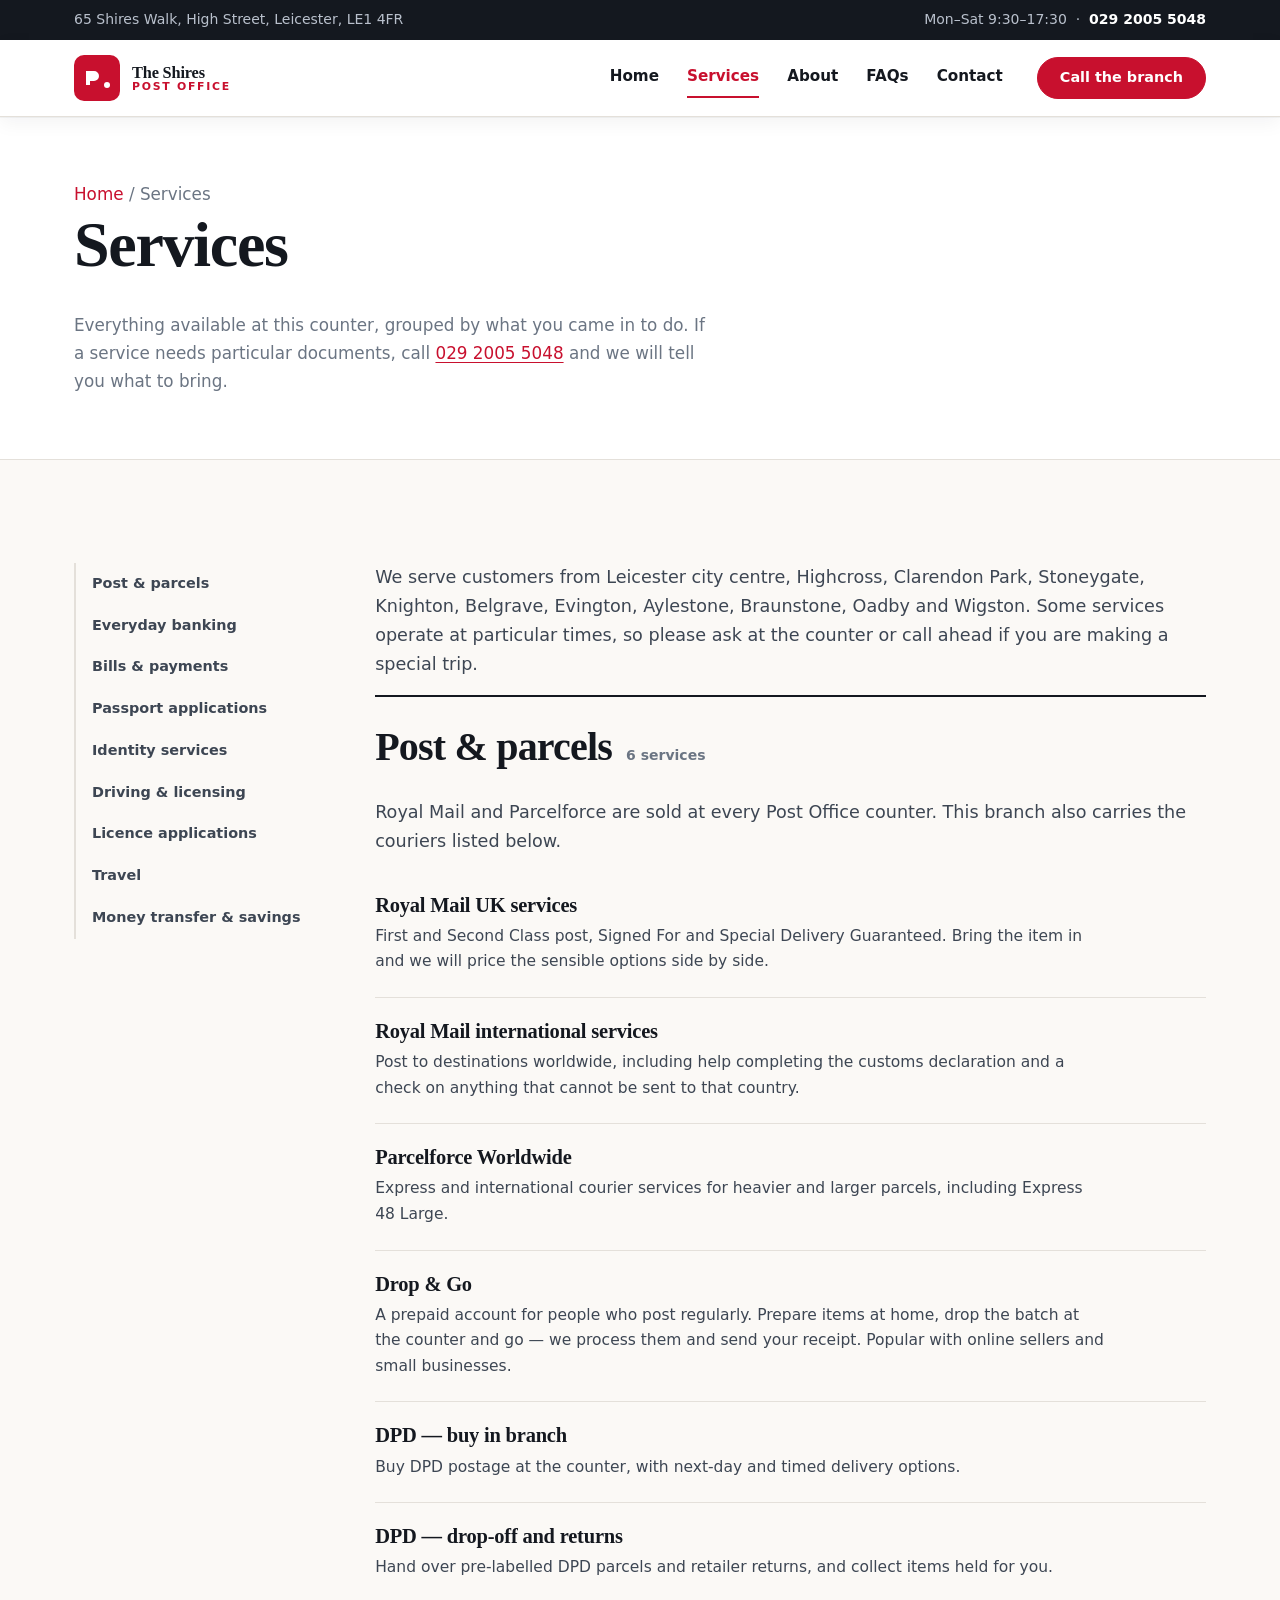
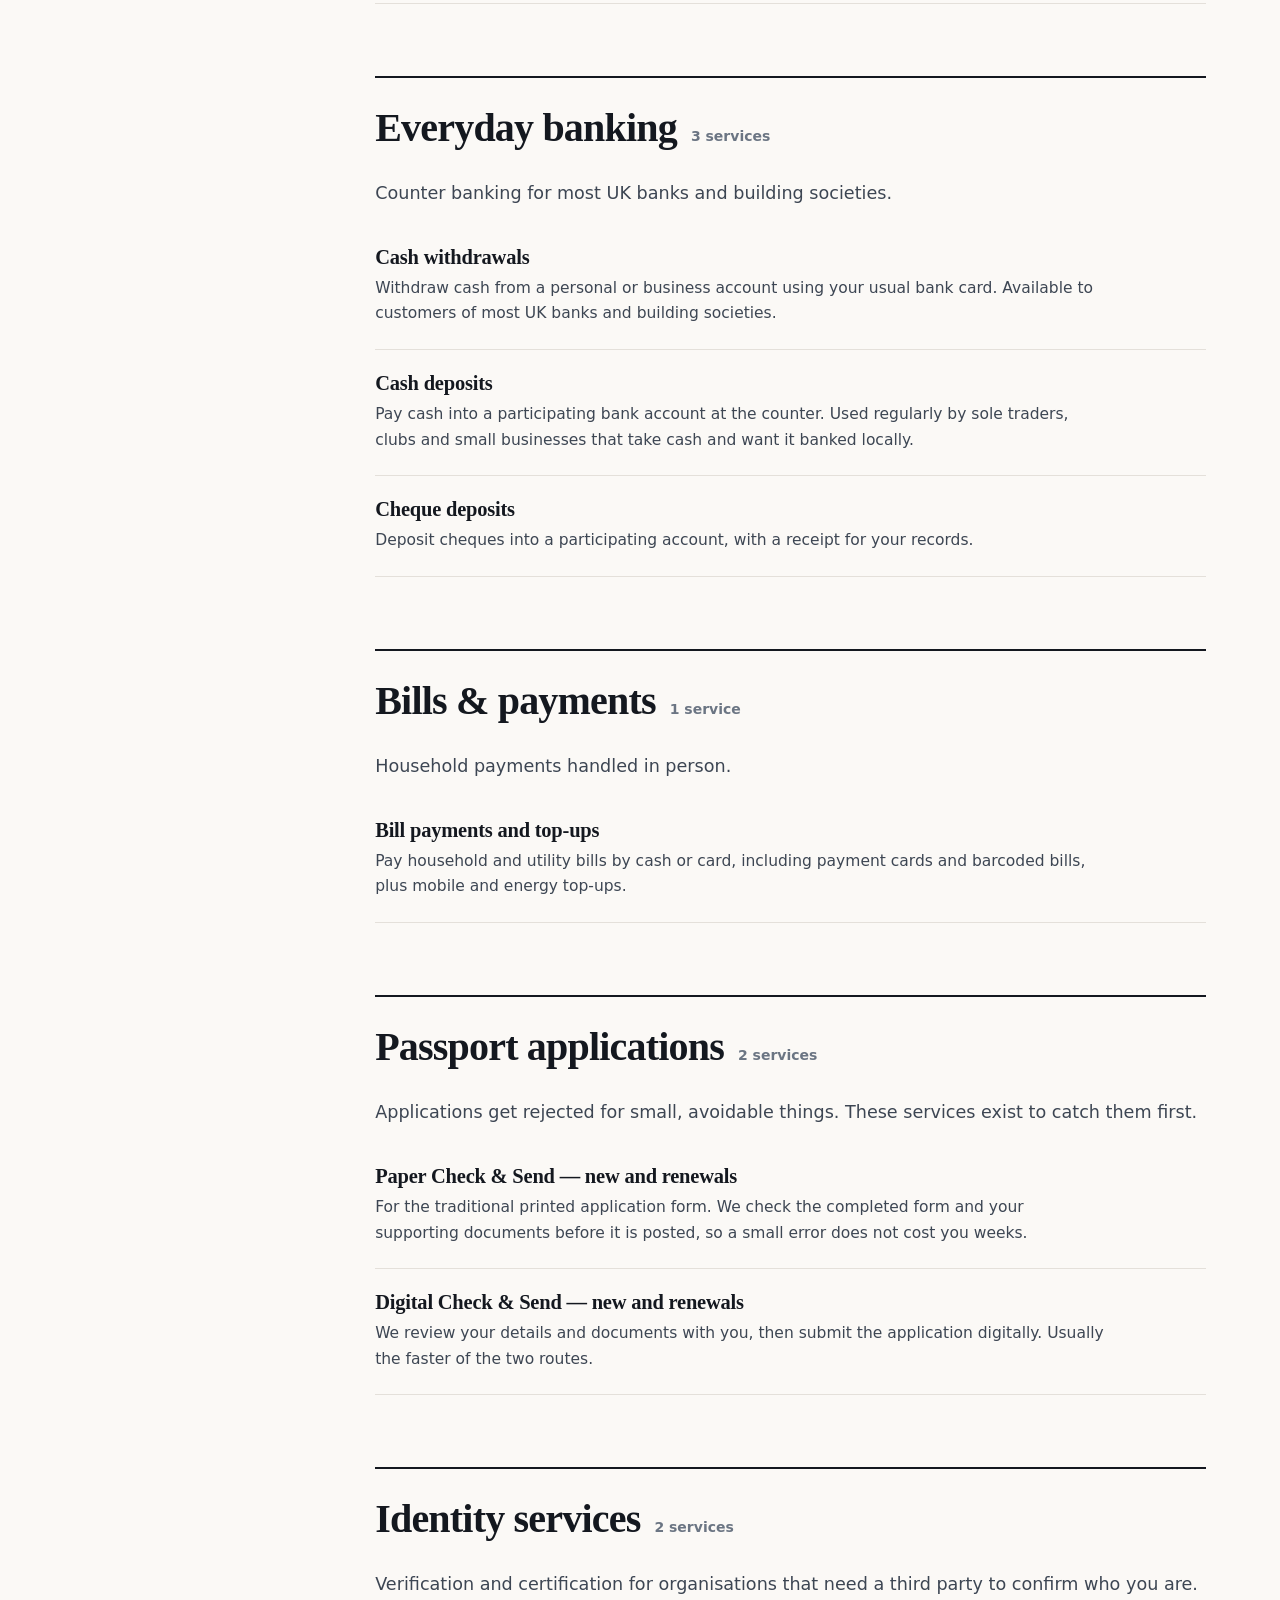
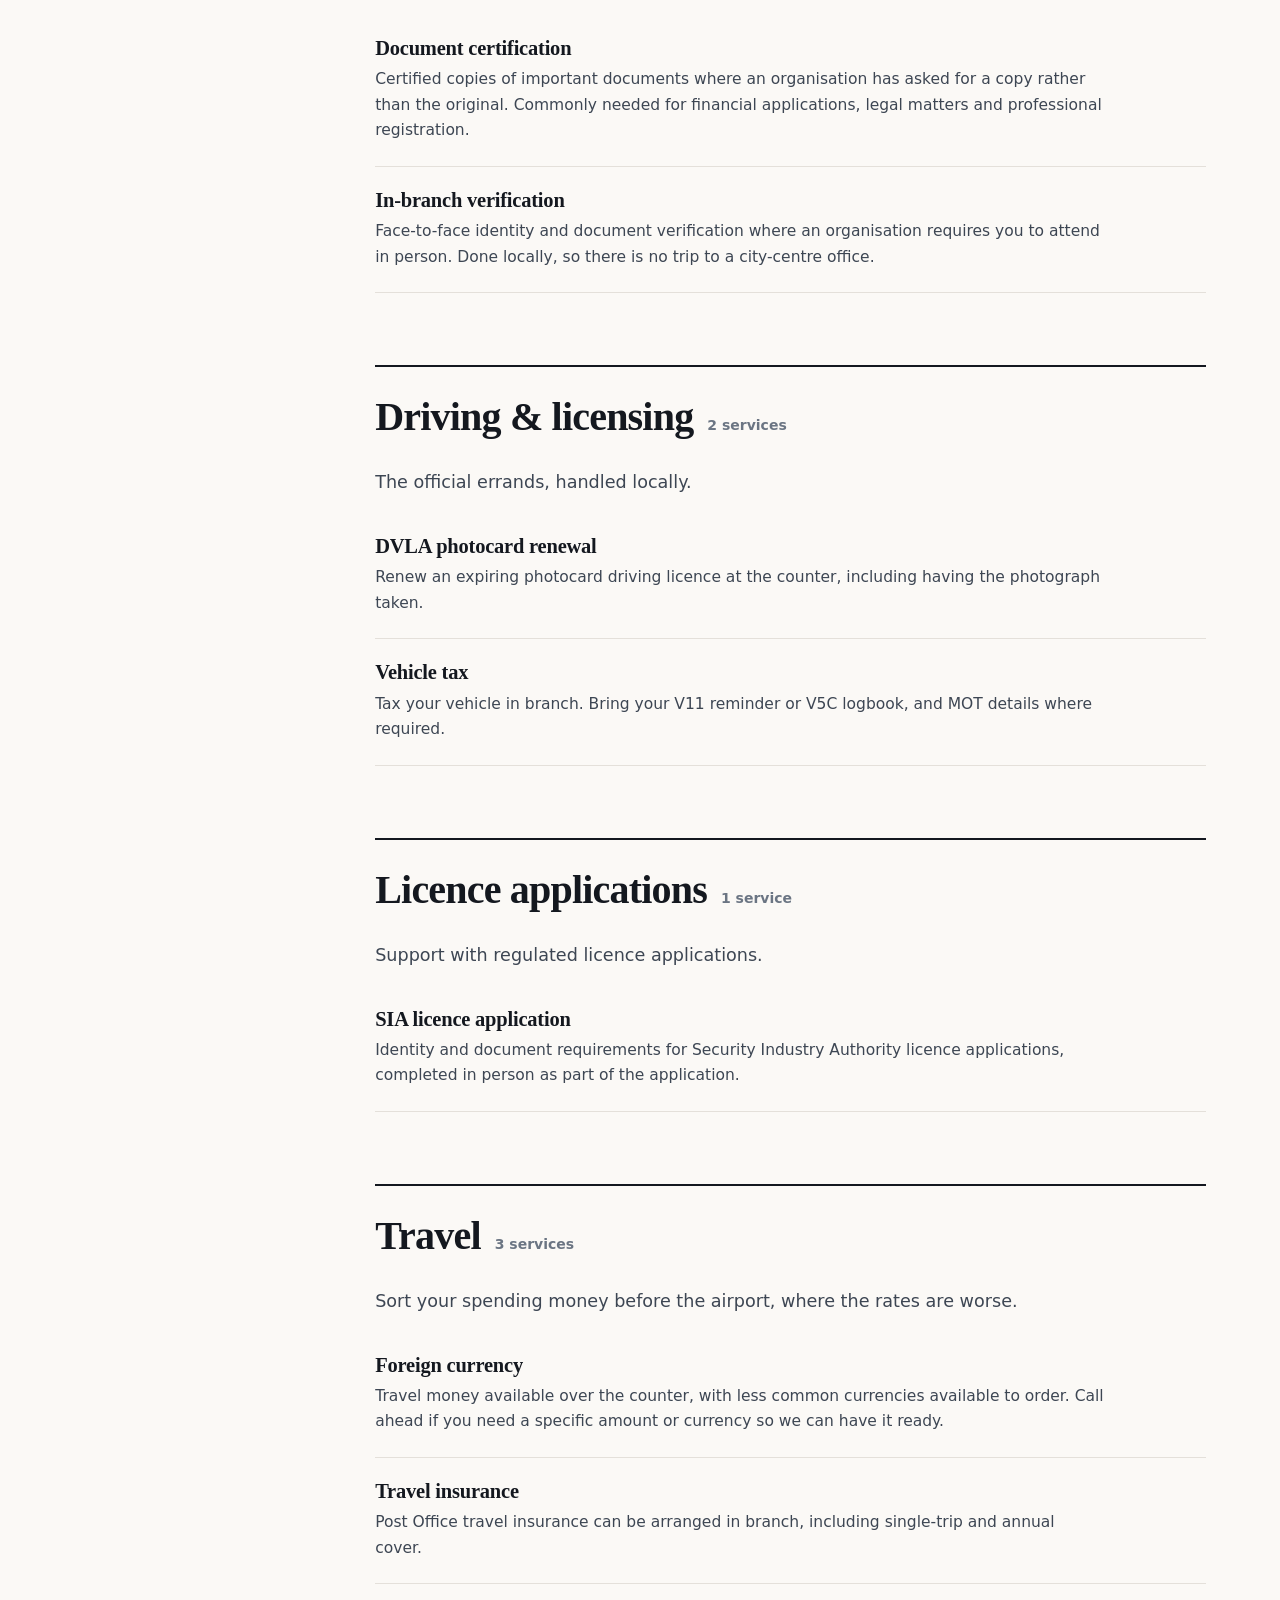
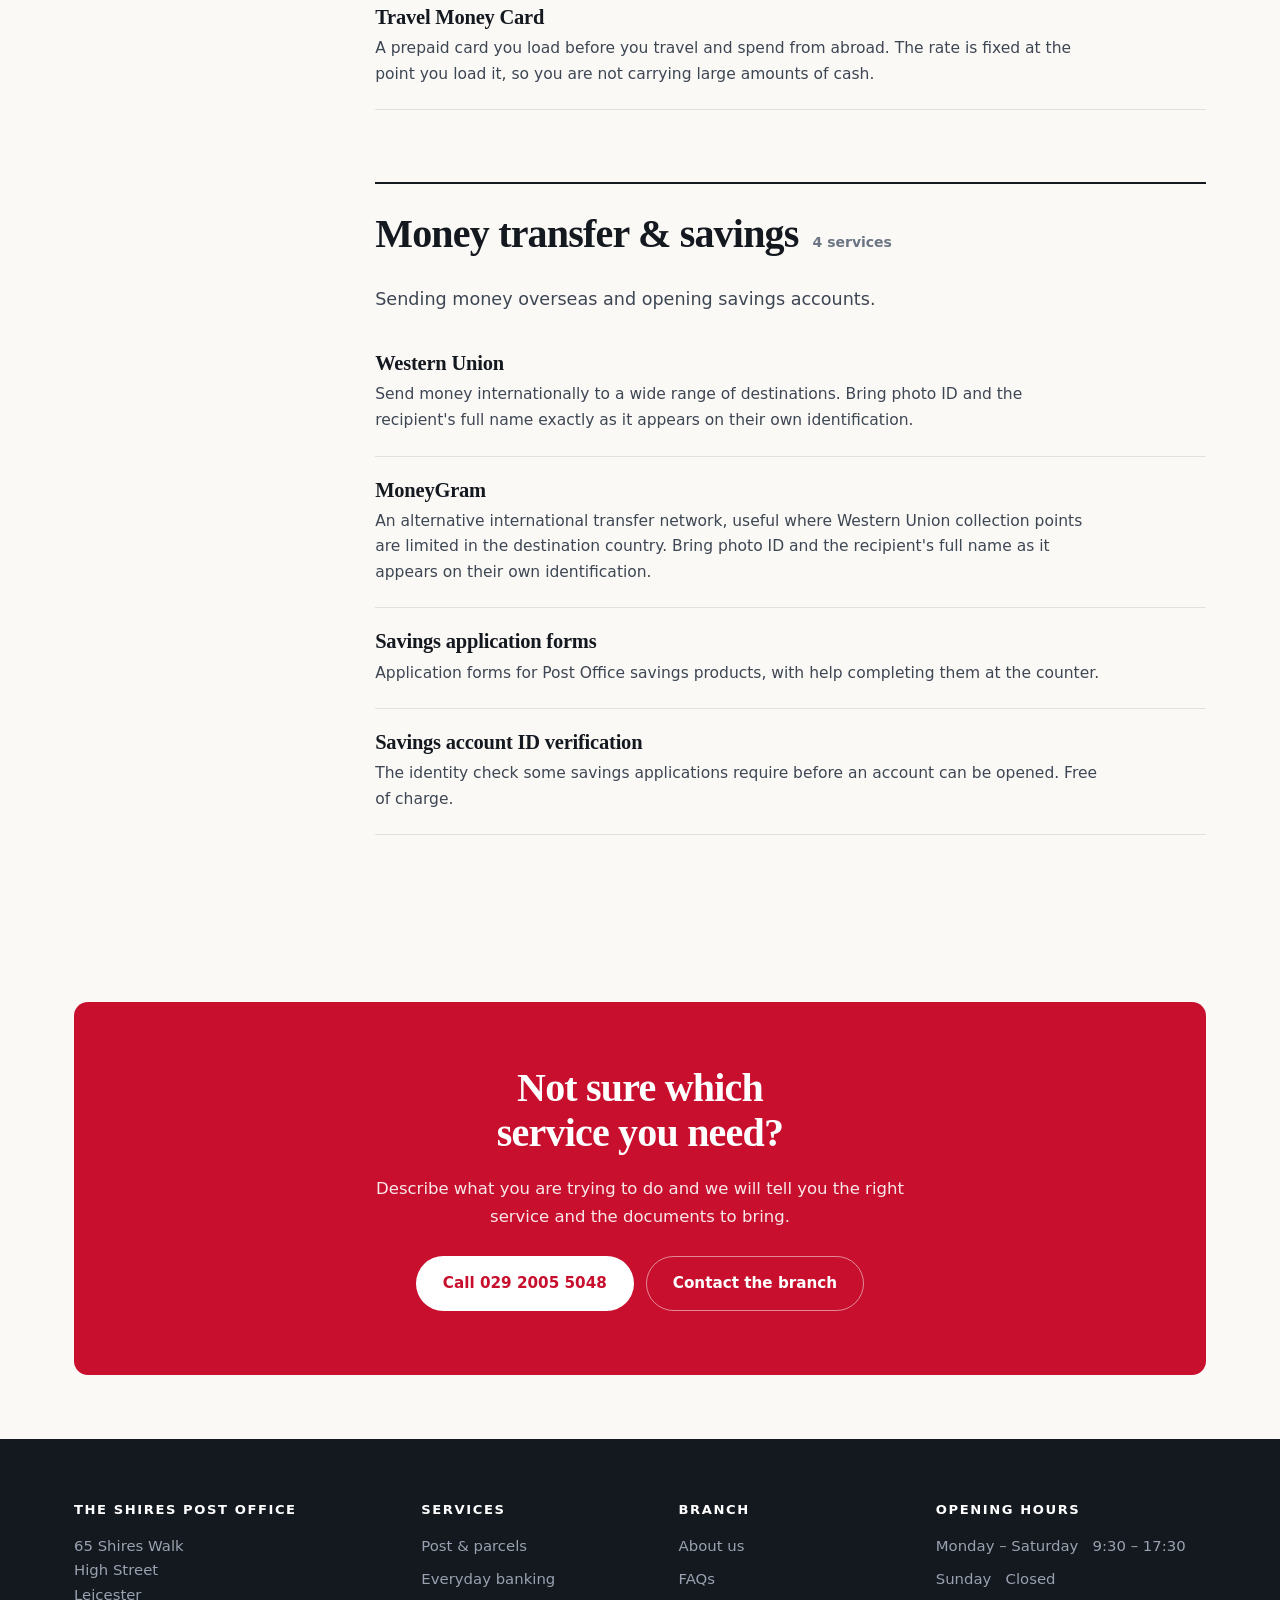
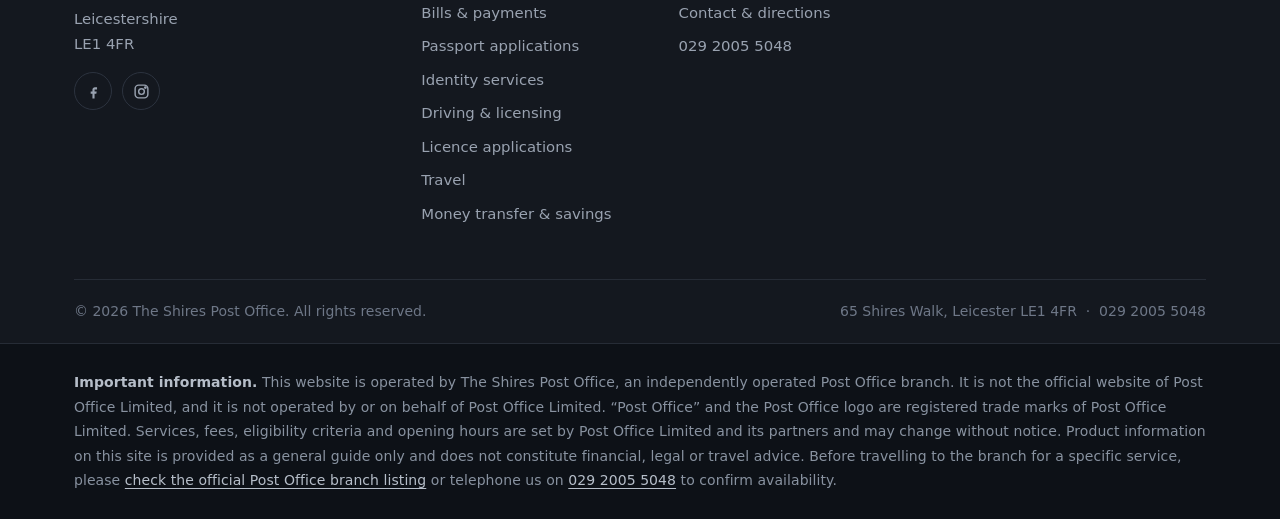
<file: services.html>
<!DOCTYPE html>
<html lang="en-GB">
<head>
<meta charset="utf-8">
<meta name="viewport" content="width=device-width, initial-scale=1">

<!-- ===== SEO — edit per page. Keep the title under 60 characters. ===== -->
<title>Services | The Shires Post Office</title>
<meta name="description" content="Full list of services at The Shires Post Office: passports, parcels, banking, bill payments, travel money, DVLA renewals and money transfer.">
<link rel="canonical" href="https://www.shirespostoffice.co.uk/services.html">

<!-- ===== SOCIAL SHARING — og-image.jpg must be exactly 1200 × 630 px ===== -->
<meta property="og:type" content="website">
<meta property="og:title" content="Services | The Shires Post Office">
<meta property="og:description" content="Full list of services at The Shires Post Office: passports, parcels, banking, bill payments, travel money, DVLA renewals and money transfer.">
<meta property="og:image" content="https://www.shirespostoffice.co.uk/images/og-image.jpg">
<meta property="og:url" content="https://www.shirespostoffice.co.uk/services.html">

<!-- ===== ICONS ===== -->
<link rel="icon" href="images/favicon.png" type="image/png">
<link rel="apple-touch-icon" href="images/apple-touch-icon.png">

<!-- ===== FONTS — to change, edit here AND --font-display/--font-body in style.css ===== -->
<link rel="preconnect" href="https://fonts.googleapis.com">
<link rel="preconnect" href="https://fonts.gstatic.com" crossorigin>
<link href="https://fonts.googleapis.com/css2?family=Bricolage+Grotesque:opsz,wght@12..96,400;12..96,600;12..96,700&amp;family=Public+Sans:wght@400;500;600;700;800&amp;display=swap" rel="stylesheet">

<link rel="stylesheet" href="css/style.css">

<!-- =========================================================================
     SECURITY HEADERS
     GitHub Pages does not let you set real HTTP headers, so these <meta> tags
     are used instead. The Content-Security-Policy below is deliberately tight:
     it allows ONLY this site's own files, the Google Fonts stylesheet/fonts,
     and the Google Maps iframe. Nothing else can load.

     ⚠ If you ever add a script, an analytics tag or another embed, it WILL be
     blocked until you add its origin here. That is the point — it stops an
     injected third-party resource from running.
     ====================================================================== -->
<meta http-equiv="Content-Security-Policy" content="
  default-src 'none';
  base-uri 'self';
  form-action 'none';
  img-src 'self';
  style-src 'self' https://fonts.googleapis.com;
  font-src https://fonts.gstatic.com;
  frame-src https://www.google.com;
  connect-src 'none';
  object-src 'none';
  upgrade-insecure-requests;">
<meta name="referrer" content="strict-origin-when-cross-origin">
</head>
<body>

<a class="skip" href="#main">Skip to main content</a>

<!-- =========================================================================
     STICKY BAR — the dark topbar and the white header sit inside this wrapper
     so BOTH stay pinned to the top of the screen while the page scrolls.
     To let them scroll away, remove .sticky-top in css/style.css §[05].
     ====================================================================== -->
<div class="sticky-top">

<!-- ===== TOPBAR — address, hours and phone. Identical on all 5 pages. ===== -->
<div class="topbar">
  <div class="container topbar__inner">
    <span>65 Shires Walk, High Street, Leicester, LE1 4FR</span>
    <span>Mon–Sat 9:30–17:30 &nbsp;·&nbsp; <a href="tel:+442920055048">029 2005 5048</a></span>
  </div>
</div>

<!-- =========================================================================
     HEADER / NAVIGATION
     The mobile menu is pure CSS — the hidden checkbox below drives it.
     There is no JavaScript anywhere on this site.
     ====================================================================== -->
<header class="site-header">
  <div class="container site-header__inner">

    <!-- LOGO — replace images/logo.svg with the branch mark (square, 46×46 display) -->
    <a class="logo" href="index.html">
      <img src="images/logo.svg" alt="The Shires Post Office logo" width="46" height="46">
      <span class="logo__text">The Shires<span>Post Office</span></span>
    </a>

    <input type="checkbox" id="navToggle" class="nav-toggle visually-hidden">
    <label for="navToggle" class="nav-toggle__label" aria-label="Open menu">
      <span></span><span></span><span></span>
    </label>

    <nav class="nav" aria-label="Main">
      <a href="index.html">Home</a>
      <a href="services.html" aria-current="page">Services</a>
      <a href="about.html">About</a>
      <a href="faq.html">FAQs</a>
      <a href="contact.html">Contact</a>
      <a class="btn btn--primary" href="tel:+442920055048">Call the branch</a>
    </nav>
  </div>
</header>

</div><!-- /.sticky-top -->

<main id="main">

<!-- ===== PAGE HEADER ===== -->
<section class="page-head">
  <div class="container">
    <p class="crumbs"><a href="index.html">Home</a> / Services</p>
    <h1>Services</h1>
    <p>Everything available at this counter, grouped by what you came in to do. If a service needs particular documents, call <a href="tel:+442920055048">029 2005 5048</a> and we will tell you what to bring.</p>
  </div>
</section>

<section class="section">
  <div class="container svc-layout">

    <!-- ===== STICKY JUMP MENU (hidden below 900px) ===== -->
    <aside class="jumpnav" aria-label="Service categories">
      <ul>
        <li><a href="#post">Post &amp; parcels</a></li>
        <li><a href="#banking">Everyday banking</a></li>
        <li><a href="#bills">Bills &amp; payments</a></li>
        <li><a href="#passports">Passport applications</a></li>
        <li><a href="#identity">Identity services</a></li>
        <li><a href="#driving">Driving &amp; licensing</a></li>
        <li><a href="#licences">Licence applications</a></li>
        <li><a href="#travel">Travel</a></li>
        <li><a href="#finances">Money transfer &amp; savings</a></li>
      </ul>
    </aside>

    <div>

      <!-- Intro paragraph — edit the served-areas list per branch -->
      <p class="lede">We serve customers from Leicester city centre, Highcross, Clarendon Park, Stoneygate, Knighton, Belgrave, Evington, Aylestone, Braunstone, Oadby and Wigston. Some services operate at particular times, so please ask at the counter or call ahead if you are making a special trip.</p>


      <!-- =====================================================================
           CATEGORY — Post &amp; parcels
           To remove this category: delete this whole <section> AND its <li>
           in the jump menu above AND its card on index.html AND its footer link.
           ================================================================== -->
      <section class="svc-group" id="post">
        <div class="svc-group__title">
          <h2>Post &amp; parcels</h2>
          <span class="svc-group__count">6 services</span>
        </div>
        <p class="lede">Royal Mail and Parcelforce are sold at every Post Office counter. This branch also carries the couriers listed below.</p>

        <!-- SERVICE: Royal Mail UK services -->
        <div class="svc-item">
          <h3>Royal Mail UK services</h3>
          <p>First and Second Class post, Signed For and Special Delivery Guaranteed. Bring the item in and we will price the sensible options side by side.</p>
        </div>

        <!-- SERVICE: Royal Mail international services -->
        <div class="svc-item">
          <h3>Royal Mail international services</h3>
          <p>Post to destinations worldwide, including help completing the customs declaration and a check on anything that cannot be sent to that country.</p>
        </div>

        <!-- SERVICE: Parcelforce Worldwide -->
        <div class="svc-item">
          <h3>Parcelforce Worldwide</h3>
          <p>Express and international courier services for heavier and larger parcels, including Express 48 Large.</p>
        </div>

        <!-- SERVICE: Drop &amp; Go -->
        <div class="svc-item">
          <h3>Drop &amp; Go</h3>
          <p>A prepaid account for people who post regularly. Prepare items at home, drop the batch at the counter and go — we process them and send your receipt. Popular with online sellers and small businesses.</p>
        </div>

        <!-- SERVICE: DPD — buy in branch -->
        <div class="svc-item">
          <h3>DPD — buy in branch</h3>
          <p>Buy DPD postage at the counter, with next-day and timed delivery options.</p>
        </div>

        <!-- SERVICE: DPD — drop-off and returns -->
        <div class="svc-item">
          <h3>DPD — drop-off and returns</h3>
          <p>Hand over pre-labelled DPD parcels and retailer returns, and collect items held for you.</p>
        </div>
      </section>

      <!-- =====================================================================
           CATEGORY — Everyday banking
           To remove this category: delete this whole <section> AND its <li>
           in the jump menu above AND its card on index.html AND its footer link.
           ================================================================== -->
      <section class="svc-group" id="banking">
        <div class="svc-group__title">
          <h2>Everyday banking</h2>
          <span class="svc-group__count">3 services</span>
        </div>
        <p class="lede">Counter banking for most UK banks and building societies.</p>

        <!-- SERVICE: Cash withdrawals -->
        <div class="svc-item">
          <h3>Cash withdrawals</h3>
          <p>Withdraw cash from a personal or business account using your usual bank card. Available to customers of most UK banks and building societies.</p>
        </div>

        <!-- SERVICE: Cash deposits -->
        <div class="svc-item">
          <h3>Cash deposits</h3>
          <p>Pay cash into a participating bank account at the counter. Used regularly by sole traders, clubs and small businesses that take cash and want it banked locally.</p>
        </div>

        <!-- SERVICE: Cheque deposits -->
        <div class="svc-item">
          <h3>Cheque deposits</h3>
          <p>Deposit cheques into a participating account, with a receipt for your records.</p>
        </div>
      </section>

      <!-- =====================================================================
           CATEGORY — Bills &amp; payments
           To remove this category: delete this whole <section> AND its <li>
           in the jump menu above AND its card on index.html AND its footer link.
           ================================================================== -->
      <section class="svc-group" id="bills">
        <div class="svc-group__title">
          <h2>Bills &amp; payments</h2>
          <span class="svc-group__count">1 service</span>
        </div>
        <p class="lede">Household payments handled in person.</p>

        <!-- SERVICE: Bill payments and top-ups -->
        <div class="svc-item">
          <h3>Bill payments and top-ups</h3>
          <p>Pay household and utility bills by cash or card, including payment cards and barcoded bills, plus mobile and energy top-ups.</p>
        </div>
      </section>

      <!-- =====================================================================
           CATEGORY — Passport applications
           To remove this category: delete this whole <section> AND its <li>
           in the jump menu above AND its card on index.html AND its footer link.
           ================================================================== -->
      <section class="svc-group" id="passports">
        <div class="svc-group__title">
          <h2>Passport applications</h2>
          <span class="svc-group__count">2 services</span>
        </div>
        <p class="lede">Applications get rejected for small, avoidable things. These services exist to catch them first.</p>

        <!-- SERVICE: Paper Check &amp; Send — new and renewals -->
        <div class="svc-item">
          <h3>Paper Check &amp; Send — new and renewals</h3>
          <p>For the traditional printed application form. We check the completed form and your supporting documents before it is posted, so a small error does not cost you weeks.</p>
        </div>

        <!-- SERVICE: Digital Check &amp; Send — new and renewals -->
        <div class="svc-item">
          <h3>Digital Check &amp; Send — new and renewals</h3>
          <p>We review your details and documents with you, then submit the application digitally. Usually the faster of the two routes.</p>
        </div>
      </section>

      <!-- =====================================================================
           CATEGORY — Identity services
           To remove this category: delete this whole <section> AND its <li>
           in the jump menu above AND its card on index.html AND its footer link.
           ================================================================== -->
      <section class="svc-group" id="identity">
        <div class="svc-group__title">
          <h2>Identity services</h2>
          <span class="svc-group__count">2 services</span>
        </div>
        <p class="lede">Verification and certification for organisations that need a third party to confirm who you are.</p>

        <!-- SERVICE: Document certification -->
        <div class="svc-item">
          <h3>Document certification</h3>
          <p>Certified copies of important documents where an organisation has asked for a copy rather than the original. Commonly needed for financial applications, legal matters and professional registration.</p>
        </div>

        <!-- SERVICE: In-branch verification -->
        <div class="svc-item">
          <h3>In-branch verification</h3>
          <p>Face-to-face identity and document verification where an organisation requires you to attend in person. Done locally, so there is no trip to a city-centre office.</p>
        </div>
      </section>

      <!-- =====================================================================
           CATEGORY — Driving &amp; licensing
           To remove this category: delete this whole <section> AND its <li>
           in the jump menu above AND its card on index.html AND its footer link.
           ================================================================== -->
      <section class="svc-group" id="driving">
        <div class="svc-group__title">
          <h2>Driving &amp; licensing</h2>
          <span class="svc-group__count">2 services</span>
        </div>
        <p class="lede">The official errands, handled locally.</p>

        <!-- SERVICE: DVLA photocard renewal -->
        <div class="svc-item">
          <h3>DVLA photocard renewal</h3>
          <p>Renew an expiring photocard driving licence at the counter, including having the photograph taken.</p>
        </div>

        <!-- SERVICE: Vehicle tax -->
        <div class="svc-item">
          <h3>Vehicle tax</h3>
          <p>Tax your vehicle in branch. Bring your V11 reminder or V5C logbook, and MOT details where required.</p>
        </div>
      </section>

      <!-- =====================================================================
           CATEGORY — Licence applications
           To remove this category: delete this whole <section> AND its <li>
           in the jump menu above AND its card on index.html AND its footer link.
           ================================================================== -->
      <section class="svc-group" id="licences">
        <div class="svc-group__title">
          <h2>Licence applications</h2>
          <span class="svc-group__count">1 service</span>
        </div>
        <p class="lede">Support with regulated licence applications.</p>

        <!-- SERVICE: SIA licence application -->
        <div class="svc-item">
          <h3>SIA licence application</h3>
          <p>Identity and document requirements for Security Industry Authority licence applications, completed in person as part of the application.</p>
        </div>
      </section>

      <!-- =====================================================================
           CATEGORY — Travel
           To remove this category: delete this whole <section> AND its <li>
           in the jump menu above AND its card on index.html AND its footer link.
           ================================================================== -->
      <section class="svc-group" id="travel">
        <div class="svc-group__title">
          <h2>Travel</h2>
          <span class="svc-group__count">3 services</span>
        </div>
        <p class="lede">Sort your spending money before the airport, where the rates are worse.</p>

        <!-- SERVICE: Foreign currency -->
        <div class="svc-item">
          <h3>Foreign currency</h3>
          <p>Travel money available over the counter, with less common currencies available to order. Call ahead if you need a specific amount or currency so we can have it ready.</p>
        </div>

        <!-- SERVICE: Travel insurance -->
        <div class="svc-item">
          <h3>Travel insurance</h3>
          <p>Post Office travel insurance can be arranged in branch, including single-trip and annual cover.</p>
        </div>

        <!-- SERVICE: Travel Money Card -->
        <div class="svc-item">
          <h3>Travel Money Card</h3>
          <p>A prepaid card you load before you travel and spend from abroad. The rate is fixed at the point you load it, so you are not carrying large amounts of cash.</p>
        </div>
      </section>

      <!-- =====================================================================
           CATEGORY — Money transfer &amp; savings
           To remove this category: delete this whole <section> AND its <li>
           in the jump menu above AND its card on index.html AND its footer link.
           ================================================================== -->
      <section class="svc-group" id="finances">
        <div class="svc-group__title">
          <h2>Money transfer &amp; savings</h2>
          <span class="svc-group__count">4 services</span>
        </div>
        <p class="lede">Sending money overseas and opening savings accounts.</p>

        <!-- SERVICE: Western Union -->
        <div class="svc-item">
          <h3>Western Union</h3>
          <p>Send money internationally to a wide range of destinations. Bring photo ID and the recipient's full name exactly as it appears on their own identification.</p>
        </div>

        <!-- SERVICE: MoneyGram -->
        <div class="svc-item">
          <h3>MoneyGram</h3>
          <p>An alternative international transfer network, useful where Western Union collection points are limited in the destination country. Bring photo ID and the recipient's full name as it appears on their own identification.</p>
        </div>

        <!-- SERVICE: Savings application forms -->
        <div class="svc-item">
          <h3>Savings application forms</h3>
          <p>Application forms for Post Office savings products, with help completing them at the counter.</p>
        </div>

        <!-- SERVICE: Savings account ID verification -->
        <div class="svc-item">
          <h3>Savings account ID verification</h3>
          <p>The identity check some savings applications require before an account can be opened. Free of charge.</p>
        </div>
      </section>

    </div>
  </div>
</section>

<!-- ===== CTA ===== -->
<section class="section section--tight">
  <div class="container">
    <div class="cta">
      <h2>Not sure which service you need?</h2>
      <p>Describe what you are trying to do and we will tell you the right service and the documents to bring.</p>
      <div class="cta__actions">
        <a class="btn btn--light" href="tel:+442920055048">Call 029 2005 5048</a>
        <a class="btn btn--ghost" href="contact.html">Contact the branch</a>
      </div>
    </div>
  </div>
</section>

</main>

<!-- =========================================================================
     FOOTER — identical on all 5 pages.
     Social links: delete any the branch does not have. Never leave a link
     pointing at a generic homepage — it reads as broken.
     ====================================================================== -->
<footer class="site-footer">
  <div class="container">
    <div class="footer-grid">

      <div>
        <h4>The Shires Post Office</h4>
        <p>65 Shires Walk<br>High Street<br>Leicester<br>Leicestershire<br>LE1 4FR</p>

        <!-- ####################################################################
             ###  EDIT HERE: SOCIAL MEDIA LINKS                               ###
             ####################################################################
             Replace the href="..." value on each line below with the branch's
             real profile URL, for example:
                 https://www.facebook.com/YourBranchPageName
                 https://www.instagram.com/yourbranchhandle
             These are set to the branch's real profiles. If a profile is
             retired, DELETE that whole <a> line rather than leaving it
             pointing at a dead page or a generic homepage.
             These same links also appear in the "sameAs" list of the JSON-LD
             block at the bottom of index.html — update them there too.
             This block is repeated on all 5 pages: change it here, then copy
             it to the other four files.
             #################################################################### -->
        <div class="socials">
          <a href="https://www.facebook.com/profile.php?id=61576108387124" target="_blank" rel="noopener noreferrer nofollow" aria-label="Facebook"><svg viewBox="0 0 24 24" fill="currentColor"><path d="M14 9h3V6h-3c-2 0-3.5 1.6-3.5 3.6V12H8v3h2.5v7h3v-7H16l.5-3h-3V9.6c0-.4.3-.6.5-.6Z"/></svg></a>
          <a href="https://www.instagram.com/shires.postoffice/" target="_blank" rel="noopener noreferrer nofollow" aria-label="Instagram"><svg viewBox="0 0 24 24" fill="none" stroke="currentColor" stroke-width="2"><rect x="3" y="3" width="18" height="18" rx="5"/><circle cx="12" cy="12" r="4"/><circle cx="17.5" cy="6.5" r="1"/></svg></a>
        </div>
        <!-- ###  END: SOCIAL MEDIA LINKS  ################################### -->
      </div>

      <div>
        <h4>Services</h4>
        <ul class="footer-list">
          <li><a href="services.html#post">Post &amp; parcels</a></li>
          <li><a href="services.html#banking">Everyday banking</a></li>
          <li><a href="services.html#bills">Bills &amp; payments</a></li>
          <li><a href="services.html#passports">Passport applications</a></li>
          <li><a href="services.html#identity">Identity services</a></li>
          <li><a href="services.html#driving">Driving &amp; licensing</a></li>
          <li><a href="services.html#licences">Licence applications</a></li>
          <li><a href="services.html#travel">Travel</a></li>
          <li><a href="services.html#finances">Money transfer &amp; savings</a></li>
        </ul>
      </div>

      <div>
        <h4>Branch</h4>
        <ul class="footer-list">
          <li><a href="about.html">About us</a></li>
          <li><a href="faq.html">FAQs</a></li>
          <li><a href="contact.html">Contact &amp; directions</a></li>
          <li><a href="tel:+442920055048">029 2005 5048</a></li>
        </ul>
      </div>

      <div>
        <h4>Opening hours</h4>
        <ul class="footer-list">
          <li>Monday – Saturday &nbsp; 9:30 – 17:30</li>
          <li>Sunday &nbsp; Closed</li>
        </ul>
      </div>

    </div>

    <div class="footer-bottom">
      <span>© 2026 The Shires Post Office. All rights reserved.</span>
      <span>65 Shires Walk, Leicester LE1 4FR &nbsp;·&nbsp; 029 2005 5048</span>
    </div>
  </div>
</footer>

<!-- =========================================================================
     LEGAL DISCLAIMER — full-width band across the foot of every page.
     Keep this while the branch is independently operated: it is what allows
     the site to describe Post Office services without implying it IS the
     official Post Office Ltd website.
     ====================================================================== -->
<section class="legal">
  <div class="container">
    <p><strong>Important information.</strong> This website is operated by The Shires Post Office, an independently
    operated Post Office branch. It is not the official website of Post Office Limited, and it is not
    operated by or on behalf of Post Office Limited. &ldquo;Post Office&rdquo; and the Post Office logo are
    registered trade marks of Post Office Limited. Services, fees, eligibility criteria and opening hours
    are set by Post Office Limited and its partners and may change without notice. Product information on
    this site is provided as a general guide only and does not constitute financial, legal or travel advice.
    Before travelling to the branch for a specific service, please
    <a href="https://www.postoffice.co.uk/branch-finder/2832178/the-shires" target="_blank" rel="noopener noreferrer">check the official Post Office branch listing</a>
    or telephone us on <a href="tel:+442920055048">029 2005 5048</a> to confirm availability.</p>
  </div>
</section>

</body>
</html>
</file>
<file: css/style.css>
/* ==========================================================================
   POST OFFICE WEBSITE TEMPLATE — MASTER STYLESHEET
   --------------------------------------------------------------------------
   HOW TO USE THIS FILE
   1. Everything you would normally want to change lives in [01] TOKENS below.
      Change a colour or font there once and the whole site follows.
   2. Sections below are numbered and match the comments in the HTML files.
   3. Do NOT edit inside a section unless you need a real layout change.
   ========================================================================== */


/* ==========================================================================
   [01] DESIGN TOKENS  —  EDIT THESE FIRST
   ========================================================================== */
:root {

  /* --- Brand colours -----------------------------------------------------
     --brand      : main red, used for buttons, links, accents
     --brand-dark : hover state / dark red bands
     Change these two to re-skin the entire site.                          */
  --brand:        #C8102E;
  --brand-dark:   #97001F;
  --brand-tint:   #FDEEF0;   /* very light red, used for icon chips        */

  /* --- Neutrals --------------------------------------------------------- */
  --ink:          #14181F;   /* headings, dark sections                     */
  --body:         #3D4653;   /* body copy                                   */
  --muted:        #6B7583;   /* captions, meta                              */
  --rule:         #E4E0DA;   /* borders and dividers                        */
  --paper:        #FBF9F6;   /* page background                             */
  --white:        #FFFFFF;

  /* --- Typography -------------------------------------------------------
     --font-display : headlines
     --font-body    : everything else
     Swap the family names here AND the <link> in each HTML <head>.        */
  --font-display: "Bricolage Grotesque", Georgia, serif;
  --font-body:    "Public Sans", system-ui, -apple-system, sans-serif;

  /* --- Type scale (fluid: shrinks on mobile automatically) -------------- */
  --t-hero:  clamp(2.4rem, 5.4vw, 4rem);
  --t-h2:    clamp(1.75rem, 3.2vw, 2.5rem);
  --t-h3:    clamp(1.15rem, 1.6vw, 1.35rem);
  --t-body:  1.0313rem;
  --t-small: 0.875rem;
  --t-tiny:  0.75rem;

  /* --- Layout ----------------------------------------------------------- */
  --container: 1180px;       /* max content width                           */
  --gutter:    24px;         /* left/right page padding on mobile           */
  --section-y: clamp(56px, 8vw, 104px);  /* vertical space between sections */
  --radius:    14px;
  --radius-sm: 10px;

  /* --- Effects ---------------------------------------------------------- */
  --shadow:    0 2px 4px rgba(20,24,31,.04), 0 12px 28px rgba(20,24,31,.07);
  --shadow-sm: 0 1px 2px rgba(20,24,31,.05), 0 4px 12px rgba(20,24,31,.05);
  --ease:      cubic-bezier(.22,.61,.36,1);
}


/* ==========================================================================
   [02] RESET & BASE
   ========================================================================== */
*, *::before, *::after { box-sizing: border-box; }

html { -webkit-text-size-adjust: 100%; scroll-behavior: smooth; }

/* Stops #anchor links landing underneath the sticky bar */
:target { scroll-margin-top: 140px; }
.svc-group, .faq details { scroll-margin-top: 140px; }

body {
  margin: 0;
  background: var(--paper);
  color: var(--body);
  font-family: var(--font-body);
  font-size: var(--t-body);
  line-height: 1.65;
  -webkit-font-smoothing: antialiased;
}

img { max-width: 100%; display: block; height: auto; }

h1, h2, h3, h4 {
  font-family: var(--font-display);
  color: var(--ink);
  line-height: 1.12;
  letter-spacing: -0.02em;
  margin: 0 0 .5em;
  font-weight: 600;
}
h1 { font-size: var(--t-hero); }
h2 { font-size: var(--t-h2); }
h3 { font-size: var(--t-h3); letter-spacing: -0.01em; }
p  { margin: 0 0 1rem; }

a { color: var(--brand); text-decoration-thickness: 1px; text-underline-offset: 3px; }
a:hover { color: var(--brand-dark); }

/* Keyboard focus ring — do not remove (accessibility requirement) */
a:focus-visible, button:focus-visible, input:focus-visible,
select:focus-visible, textarea:focus-visible, summary:focus-visible {
  outline: 3px solid var(--brand);
  outline-offset: 2px;
  border-radius: 4px;
}

/* Respect users who ask for less motion */
@media (prefers-reduced-motion: reduce) {
  html { scroll-behavior: auto; }
  * { animation: none !important; transition: none !important; }
}


/* ==========================================================================
   [03] LAYOUT HELPERS
   ========================================================================== */
.container { width: 100%; max-width: var(--container); margin-inline: auto; padding-inline: var(--gutter); }

.section { padding-block: var(--section-y); }
.section--tight { padding-block: clamp(40px, 5vw, 64px); }
.section--ink  { background: var(--ink); color: #C9CFDA; }
.section--ink h2, .section--ink h3 { color: var(--white); }
.section--alt  { background: var(--white); }

/* Standard section intro block */
.section-head { max-width: 640px; margin-bottom: clamp(32px, 4vw, 52px); }
.section-head--center { margin-inline: auto; text-align: center; }
.section-head p { color: var(--muted); margin-bottom: 0; }

/* Small uppercase label that sits above a heading */
.eyebrow {
  display: inline-block;
  font-size: var(--t-tiny);
  font-weight: 700;
  letter-spacing: .14em;
  text-transform: uppercase;
  color: var(--brand);
  margin-bottom: 14px;
}
.section--ink .eyebrow { color: #FF8A9B; }

/* Generic responsive grids */
.grid { display: grid; gap: 20px; }
.grid--2 { grid-template-columns: repeat(auto-fit, minmax(300px, 1fr)); }
.grid--3 { grid-template-columns: repeat(auto-fit, minmax(280px, 1fr)); }
.grid--4 { grid-template-columns: repeat(auto-fit, minmax(220px, 1fr)); }


/* ==========================================================================
   [04] BUTTONS
   ========================================================================== */
.btn {
  display: inline-flex; align-items: center; gap: 9px;
  padding: 14px 26px;
  border: 1px solid transparent;
  border-radius: 999px;
  font-family: var(--font-body);
  font-size: .95rem;
  font-weight: 700;
  text-decoration: none;
  cursor: pointer;
  transition: transform .18s var(--ease), background .18s var(--ease), color .18s var(--ease);
}
.btn:hover { transform: translateY(-2px); }

.btn--primary { background: var(--brand); color: var(--white); }
.btn--primary:hover { background: var(--brand-dark); color: var(--white); }

.btn--ghost { background: transparent; color: var(--ink); border-color: var(--rule); }
.btn--ghost:hover { border-color: var(--ink); color: var(--ink); }

.btn--light { background: var(--white); color: var(--brand); }
.btn--light:hover { color: var(--brand-dark); }

.btn--sm { padding: 10px 18px; font-size: .85rem; }


/* ==========================================================================
   [05] HEADER / NAVIGATION
   --------------------------------------------------------------------------
   Mobile menu is pure CSS (checkbox hack) — no JavaScript anywhere on site.
   ========================================================================== */

/* Sticky wrapper — holds the topbar AND the header so BOTH stay pinned
   to the top of the screen while the page scrolls. To make the bars scroll
   away again, delete the three lines inside .sticky-top. */
.sticky-top {
  position: sticky;
  top: 0;
  z-index: 60;
}

/* Thin dark strip above the header holding address, hours + phone */
.topbar {
  background: var(--ink);
  color: #B9C0CC;
  font-size: var(--t-small);
}
.topbar__inner { display: flex; justify-content: space-between; align-items: center; gap: 16px; min-height: 40px; flex-wrap: wrap; }

/* On narrow screens the address wraps onto its own line and makes the pinned
   bar too tall, so hide it there — the full address is in the footer and on
   the contact page. Delete this block to show it on mobile too. */
@media (max-width: 700px) {
  .topbar__inner > span:first-child { display: none; }
  .topbar__inner { justify-content: center; }
}
.topbar a { color: var(--white); text-decoration: none; font-weight: 600; }
.topbar a:hover { color: #FF8A9B; }

.site-header {
  /* Positioning is handled by .sticky-top above — do not add position:sticky here */
  background: var(--white);
  border-bottom: 1px solid var(--rule);
  box-shadow: 0 1px 0 rgba(20,24,31,.04), 0 6px 18px rgba(20,24,31,.05);
}
.site-header__inner { display: flex; align-items: center; justify-content: space-between; gap: 20px; min-height: 76px; }

/* Logo lockup — swap the <img> in the HTML, keep the height cap */
.logo { display: flex; align-items: center; gap: 12px; text-decoration: none; }
.logo img { height: 46px; width: auto; }
.logo__text { font-family: var(--font-display); font-weight: 700; font-size: 1.02rem; line-height: 1.05; color: var(--ink); letter-spacing: -.01em; }
.logo__text span { display: block; font-family: var(--font-body); font-size: .68rem; font-weight: 700; letter-spacing: .16em; text-transform: uppercase; color: var(--brand); }

.nav { display: flex; align-items: center; gap: 28px; }
.nav a {
  color: var(--ink); text-decoration: none; font-size: .95rem; font-weight: 600;
  padding: 6px 0; border-bottom: 2px solid transparent;
}
.nav a:hover, .nav a[aria-current="page"] { border-bottom-color: var(--brand); color: var(--brand); }

/* --- The "Call the branch" button ---------------------------------------
   .nav a is more specific than .btn, so without these rules the nav link
   styles would strip the button's padding and turn its text red on hover.
   These restore proper button behaviour inside the nav. */
.nav a.btn {
  padding: 11px 22px;
  font-size: .9rem;
  font-weight: 700;
  border-bottom: 1px solid transparent;
  line-height: 1.2;
  margin-left: 6px;
}
.nav a.btn--primary,
.nav a.btn--primary[aria-current="page"] {
  color: var(--white);
  background: var(--brand);
  border-color: var(--brand);
}
.nav a.btn--primary:hover {
  background: var(--brand-dark);
  border-color: var(--brand-dark);
  color: var(--white);
  transform: translateY(-2px);
}

/* Hamburger — hidden on desktop */
.nav-toggle { display: none; }
.nav-toggle__label { display: none; }

@media (max-width: 900px) {
  .nav-toggle__label {
    display: flex; flex-direction: column; gap: 5px; cursor: pointer;
    padding: 12px; margin-right: -12px;
  }
  .nav-toggle__label span { width: 24px; height: 2px; background: var(--ink); border-radius: 2px; }
  .nav {
    position: absolute; left: 0; right: 0; top: 100%;
    flex-direction: column; align-items: stretch; gap: 0;
    background: var(--white); border-bottom: 1px solid var(--rule);
    max-height: 0; overflow: hidden; transition: max-height .3s var(--ease);
  }
  .nav a { padding: 15px var(--gutter); border-bottom: 1px solid var(--rule); }
  .nav a.btn { margin: 16px var(--gutter); justify-content: center; padding: 14px 22px; }
  .nav-toggle:checked ~ .nav { max-height: 520px; }
}


/* ==========================================================================
   [06] HERO
   --------------------------------------------------------------------------
   SIGNATURE ELEMENT: the photo sits in a "postage stamp" frame with real
   perforated edges, drawn entirely in CSS (no image needed).
   IMAGE: 640 × 512 displayed  →  export at 1280 × 1024 (5:4)
   ========================================================================== */
.hero { padding-block: clamp(48px, 6vw, 84px); overflow: hidden; }
.hero__inner { display: grid; grid-template-columns: 1.05fr .95fr; gap: clamp(32px, 5vw, 64px); align-items: center; }
.hero__title { margin-bottom: 20px; }
.hero__title em { font-style: normal; color: var(--brand); }
.hero__lede { font-size: 1.1rem; color: var(--body); max-width: 52ch; margin-bottom: 28px; }
.hero__actions { display: flex; flex-wrap: wrap; gap: 12px; }

/* --- The stamp frame --- */
.stamp {
  position: relative;
  background: var(--white);
  padding: 14px;
  filter: drop-shadow(0 14px 30px rgba(20,24,31,.14));
  /* Perforations: white circles punched out of all four edges */
  --perf: 11px;
  -webkit-mask:
    radial-gradient(circle at 50% 0, transparent var(--perf), #000 calc(var(--perf) + .5px)) 50% 0 / 26px 100% repeat-x,
    radial-gradient(circle at 50% 100%, transparent var(--perf), #000 calc(var(--perf) + .5px)) 50% 100% / 26px 100% repeat-x,
    radial-gradient(circle at 0 50%, transparent var(--perf), #000 calc(var(--perf) + .5px)) 0 50% / 100% 26px repeat-y,
    radial-gradient(circle at 100% 50%, transparent var(--perf), #000 calc(var(--perf) + .5px)) 100% 50% / 100% 26px repeat-y;
  -webkit-mask-composite: source-in;
  mask:
    radial-gradient(circle at 50% 0, transparent var(--perf), #000 calc(var(--perf) + .5px)) 50% 0 / 26px 100% repeat-x,
    radial-gradient(circle at 50% 100%, transparent var(--perf), #000 calc(var(--perf) + .5px)) 50% 100% / 26px 100% repeat-x,
    radial-gradient(circle at 0 50%, transparent var(--perf), #000 calc(var(--perf) + .5px)) 0 50% / 100% 26px repeat-y,
    radial-gradient(circle at 100% 50%, transparent var(--perf), #000 calc(var(--perf) + .5px)) 100% 50% / 100% 26px repeat-y;
  mask-composite: intersect;
}
.stamp img { aspect-ratio: 5 / 4; object-fit: cover; width: 100%; }

/* Wrapper so the postmark can overlap the stamp without being clipped by
   the stamp's perforation mask. */
.stamp-wrap { position: relative; display: inline-block; padding: 0 18px 18px 0; }
.stamp-wrap .stamp { display: block; }

/* Small "postmark" badge that overlaps the stamp */
.postmark {
  position: absolute; right: 0; bottom: 0; z-index: 2;
  width: 108px; height: 108px; border-radius: 50%;
  display: grid; place-content: center; text-align: center;
  background: var(--brand); color: var(--white);
  border: 3px double rgba(255,255,255,.6);
  font-family: var(--font-body); font-size: .62rem; font-weight: 800;
  letter-spacing: .1em; text-transform: uppercase; line-height: 1.5;
  transform: rotate(-8deg);
}
.postmark strong { display: block; font-size: 1.05rem; letter-spacing: .02em; }

@media (max-width: 860px) {
  .hero__inner { grid-template-columns: 1fr; }
  .hero__media { order: -1; max-width: 460px; }
  .postmark { width: 88px; height: 88px; }
}


/* ==========================================================================
   [07] TRUST BAR  (row of short reassurance points)
   ========================================================================== */
.trustbar { background: var(--white); border-block: 1px solid var(--rule); }
.trustbar ul {
  list-style: none; margin: 0; padding: 20px 0;
  display: grid; grid-template-columns: repeat(auto-fit, minmax(190px, 1fr)); gap: 14px 24px;
}
.trustbar li {
  display: flex; align-items: center; gap: 10px;
  font-size: var(--t-small); font-weight: 600; color: var(--ink);
}
.trustbar svg { flex: none; width: 18px; height: 18px; color: var(--brand); }


/* ==========================================================================
   [08] STATS BAND
   --------------------------------------------------------------------------
   ⚠ ONLY use numbers you can evidence. Unverifiable claims are an ASA /
     CAP Code risk in the UK and hurt trust signals. Delete rows you can't back.
   ========================================================================== */
.stats { display: grid; grid-template-columns: repeat(auto-fit, minmax(180px, 1fr)); gap: 4px; }
.stat { padding: 26px 22px; background: var(--white); border: 1px solid var(--rule); border-radius: var(--radius); text-align: center; }
.stat__num { font-family: var(--font-display); font-size: clamp(1.9rem, 3vw, 2.6rem); font-weight: 700; color: var(--brand); line-height: 1; }
.stat__label { font-size: var(--t-small); color: var(--muted); margin-top: 8px; display: block; }


/* ==========================================================================
   [09] CARDS  (service tiles, feature tiles, story tiles)
   ========================================================================== */
.card {
  background: var(--white);
  border: 1px solid var(--rule);
  border-radius: var(--radius);
  padding: 26px 24px 24px;
  display: flex; flex-direction: column;
  transition: transform .2s var(--ease), box-shadow .2s var(--ease), border-color .2s var(--ease);
}
.card:hover { transform: translateY(-3px); box-shadow: var(--shadow); border-color: #D6D0C8; }
.card h3 { margin-bottom: .4em; }
.card p { font-size: .95rem; color: var(--muted); flex: 1; }

/* Red icon chip at the top of a card */
.card__icon {
  width: 46px; height: 46px; border-radius: 12px;
  background: var(--brand-tint); color: var(--brand);
  display: grid; place-content: center; margin-bottom: 16px;
}
.card__icon svg { width: 22px; height: 22px; }

.card__link {
  margin-top: 14px; font-size: .9rem; font-weight: 700; text-decoration: none;
  display: inline-flex; align-items: center; gap: 6px; align-self: flex-start;
}
.card__link:hover { gap: 10px; }

/* Dark variant used on ink sections */
.section--ink .card { background: #1D222B; border-color: #2C333F; }
.section--ink .card p { color: #98A1AF; }
.section--ink .card__icon { background: rgba(200,16,46,.18); color: #FF7C90; }


/* ==========================================================================
   [10] SPLIT CONTENT  (image beside text — About page story blocks)
   --------------------------------------------------------------------------
   IMAGE: 560 × 420 displayed  →  export at 1120 × 840 (4:3)
   ========================================================================== */
.split { display: grid; grid-template-columns: 1fr 1fr; gap: clamp(28px, 5vw, 60px); align-items: center; }
.split--reverse .split__media { order: 2; }
.split__media img { border-radius: var(--radius); aspect-ratio: 4 / 3; object-fit: cover; width: 100%; box-shadow: var(--shadow); }
@media (max-width: 800px) {
  .split { grid-template-columns: 1fr; }
  .split--reverse .split__media { order: 0; }
}


/* ==========================================================================
   [11] SERVICE DETAIL LIST  (services.html)
   ========================================================================== */
.svc-group { border-top: 2px solid var(--ink); padding-top: 28px; margin-top: clamp(44px, 6vw, 72px); }
.svc-group:first-of-type { margin-top: 0; }
.svc-group__title { display: flex; align-items: baseline; gap: 14px; flex-wrap: wrap; margin-bottom: 8px; }
.svc-group__count { font-size: var(--t-small); font-weight: 700; color: var(--muted); }

.svc-item { padding: 22px 0; border-bottom: 1px solid var(--rule); }
.svc-item h3 { margin-bottom: .35em; }
.svc-item p { margin: 0; color: var(--body); font-size: .97rem; max-width: 74ch; }

/* Sticky in-page jump menu */
.jumpnav { position: sticky; top: 132px; align-self: start; } /* clears topbar + header */
.jumpnav ul { list-style: none; margin: 0; padding: 0; border-left: 2px solid var(--rule); }
.jumpnav a { display: block; padding: 9px 16px; font-size: .9rem; font-weight: 600; text-decoration: none; color: var(--body); border-left: 2px solid transparent; margin-left: -2px; }
.jumpnav a:hover { color: var(--brand); border-left-color: var(--brand); }
.svc-layout { display: grid; grid-template-columns: 250px 1fr; gap: clamp(28px, 4vw, 56px); }
@media (max-width: 900px) { .svc-layout { grid-template-columns: 1fr; } .jumpnav { display: none; } }


/* ==========================================================================
   [12] FAQ ACCORDION  (native <details> — no JavaScript)
   ========================================================================== */
.faq { max-width: 820px; margin-inline: auto; }
.faq details {
  background: var(--white); border: 1px solid var(--rule);
  border-radius: var(--radius-sm); margin-bottom: 10px; overflow: hidden;
}
.faq details[open] { border-color: var(--brand); }
.faq summary {
  cursor: pointer; list-style: none; padding: 18px 52px 18px 20px; position: relative;
  font-family: var(--font-display); font-weight: 600; font-size: 1.03rem; color: var(--ink);
}
.faq summary::-webkit-details-marker { display: none; }
.faq summary::after {
  content: ""; position: absolute; right: 20px; top: 50%;
  width: 10px; height: 10px; margin-top: -6px;
  border-right: 2px solid var(--brand); border-bottom: 2px solid var(--brand);
  transform: rotate(45deg); transition: transform .2s var(--ease);
}
.faq details[open] summary::after { transform: rotate(-135deg); margin-top: -2px; }
.faq .faq__body { padding: 0 20px 20px; color: var(--body); font-size: .97rem; }
.faq .faq__body p:last-child { margin-bottom: 0; }


/* ==========================================================================
   [13] CONTACT PAGE  (details column + form column)
   ========================================================================== */
.contact-layout { display: grid; grid-template-columns: 1fr 1.15fr; gap: clamp(28px, 4vw, 56px); align-items: start; }
@media (max-width: 880px) { .contact-layout { grid-template-columns: 1fr; } }

.info-list { list-style: none; margin: 0 0 28px; padding: 0; }
.info-list li { display: flex; gap: 14px; padding: 14px 0; border-bottom: 1px solid var(--rule); }
.info-list svg { flex: none; width: 20px; height: 20px; color: var(--brand); margin-top: 3px; }
.info-list strong { display: block; color: var(--ink); font-size: .9rem; }
.info-list a { text-decoration: none; }

/* Opening hours table */
.hours { width: 100%; border-collapse: collapse; font-size: .95rem; }
.hours th { text-align: left; font-size: var(--t-tiny); text-transform: uppercase; letter-spacing: .1em; color: var(--muted); padding-bottom: 8px; font-weight: 700; }
.hours td { padding: 9px 0; border-bottom: 1px solid var(--rule); }
.hours td:last-child { text-align: right; font-variant-numeric: tabular-nums; color: var(--ink); font-weight: 600; }
.hours .is-closed td:last-child { color: var(--muted); font-weight: 500; }

/* Form */
.form-card { background: var(--white); border: 1px solid var(--rule); border-radius: var(--radius); padding: clamp(24px, 3vw, 36px); box-shadow: var(--shadow-sm); }
.field { margin-bottom: 18px; }
.field label { display: block; font-size: .85rem; font-weight: 700; color: var(--ink); margin-bottom: 6px; }
.field input, .field select, .field textarea {
  width: 100%; padding: 12px 14px; font: inherit; font-size: .95rem; color: var(--ink);
  background: var(--paper); border: 1px solid var(--rule); border-radius: var(--radius-sm);
}
.field textarea { min-height: 130px; resize: vertical; }
.field input:focus, .field select:focus, .field textarea:focus { border-color: var(--brand); background: var(--white); }
.form-note { font-size: var(--t-tiny); color: var(--muted); margin-top: 14px; }

/* Google Map embed wrapper — keeps a fixed ratio */
.map { border-radius: var(--radius); overflow: hidden; border: 1px solid var(--rule); aspect-ratio: 16 / 7; }
.map iframe { width: 100%; height: 100%; border: 0; display: block; }


/* ==========================================================================
   [14] CTA BAND  (full-width red call to action)
   ========================================================================== */
.cta {
  background: var(--brand);
  color: rgba(255,255,255,.9);
  border-radius: var(--radius);
  padding: clamp(36px, 5vw, 64px);
  text-align: center;
}
.cta h2 { color: var(--white); max-width: 18ch; margin-inline: auto; }
.cta p { max-width: 56ch; margin-inline: auto; margin-bottom: 26px; }
.cta__actions { display: flex; gap: 12px; justify-content: center; flex-wrap: wrap; }
.cta .btn--ghost { color: var(--white); border-color: rgba(255,255,255,.5); }
.cta .btn--ghost:hover { border-color: var(--white); color: var(--white); }


/* ==========================================================================
   [15] FOOTER
   ========================================================================== */
.site-footer { background: var(--ink); color: #99A2B0; font-size: .93rem; padding-block: clamp(44px, 5vw, 68px) 0; }
.site-footer h4 { color: var(--white); font-size: .82rem; text-transform: uppercase; letter-spacing: .12em; font-family: var(--font-body); font-weight: 700; margin-bottom: 16px; }
.site-footer a { color: #99A2B0; text-decoration: none; }
.site-footer a:hover { color: var(--white); }
.footer-grid { display: grid; grid-template-columns: 1.4fr 1fr 1fr 1.2fr; gap: 32px; }
@media (max-width: 820px) { .footer-grid { grid-template-columns: 1fr 1fr; } }
@media (max-width: 480px) { .footer-grid { grid-template-columns: 1fr; } }
.footer-list { list-style: none; margin: 0; padding: 0; }
.footer-list li { margin-bottom: 9px; }

/* Social icon row */
.socials { display: flex; gap: 10px; margin-top: 16px; }
.socials a {
  width: 38px; height: 38px; border-radius: 50%;
  border: 1px solid #2C333F; display: grid; place-content: center;
  transition: background .18s var(--ease), border-color .18s var(--ease);
}
.socials a:hover { background: var(--brand); border-color: var(--brand); color: var(--white); }
.socials svg { width: 17px; height: 17px; }

.footer-bottom {
  margin-top: 44px; border-top: 1px solid #262C36; padding-block: 20px;
  display: flex; justify-content: space-between; gap: 14px; flex-wrap: wrap;
  font-size: var(--t-small); color: #6E7787;
}

/* --- LEGAL DISCLAIMER BAND ------------------------------------------------
   Full-bleed strip across the very bottom of the page. Deliberately plain
   and formal: no rounded corners, justified measure, generous line height.
   Keep this while the branch is independently operated. */
.legal {
  background: #0D1117;
  border-top: 1px solid #262C36;
  padding-block: 26px;
}
.legal p {
  margin: 0;
  max-width: none;                 /* runs the full width of the container */
  font-size: var(--t-small);
  line-height: 1.75;
  color: #8892A0;
  text-align: left;
  letter-spacing: .005em;
}
.legal strong { color: #B6BEC9; font-weight: 600; }
.legal a { color: #B6BEC9; text-decoration: underline; text-underline-offset: 3px; }
.legal a:hover { color: var(--white); }

/* Small utility used in place of inline style attributes (keeps the
   Content-Security-Policy strict — see the meta tag in each <head>) */
.note { color: var(--muted); font-size: .95rem; }
.mb-22 { margin-bottom: 22px; }


/* ==========================================================================
   [16] PAGE HEADER  (inner pages)
   ========================================================================== */
.page-head { background: var(--white); border-bottom: 1px solid var(--rule); padding-block: clamp(40px, 5vw, 72px); }
.page-head p { max-width: 60ch; color: var(--muted); font-size: 1.05rem; margin-bottom: 0; }
.crumbs { font-size: var(--t-small); color: var(--muted); margin-bottom: 14px; }
.crumbs a { text-decoration: none; }


/* ==========================================================================
   [17] UTILITIES
   ========================================================================== */
.text-center { text-align: center; }
.mb-0 { margin-bottom: 0; }
.mt-32 { margin-top: 32px; }
.lede { font-size: 1.1rem; color: var(--body); }
.visually-hidden {
  position: absolute; width: 1px; height: 1px; padding: 0; margin: -1px;
  overflow: hidden; clip: rect(0 0 0 0); white-space: nowrap; border: 0;
}
/* Skip link for screen-reader / keyboard users */
.skip { position: absolute; left: -9999px; }
.skip:focus { left: 16px; top: 16px; z-index: 100; background: var(--white); padding: 10px 16px; border-radius: 8px; }
</file>
